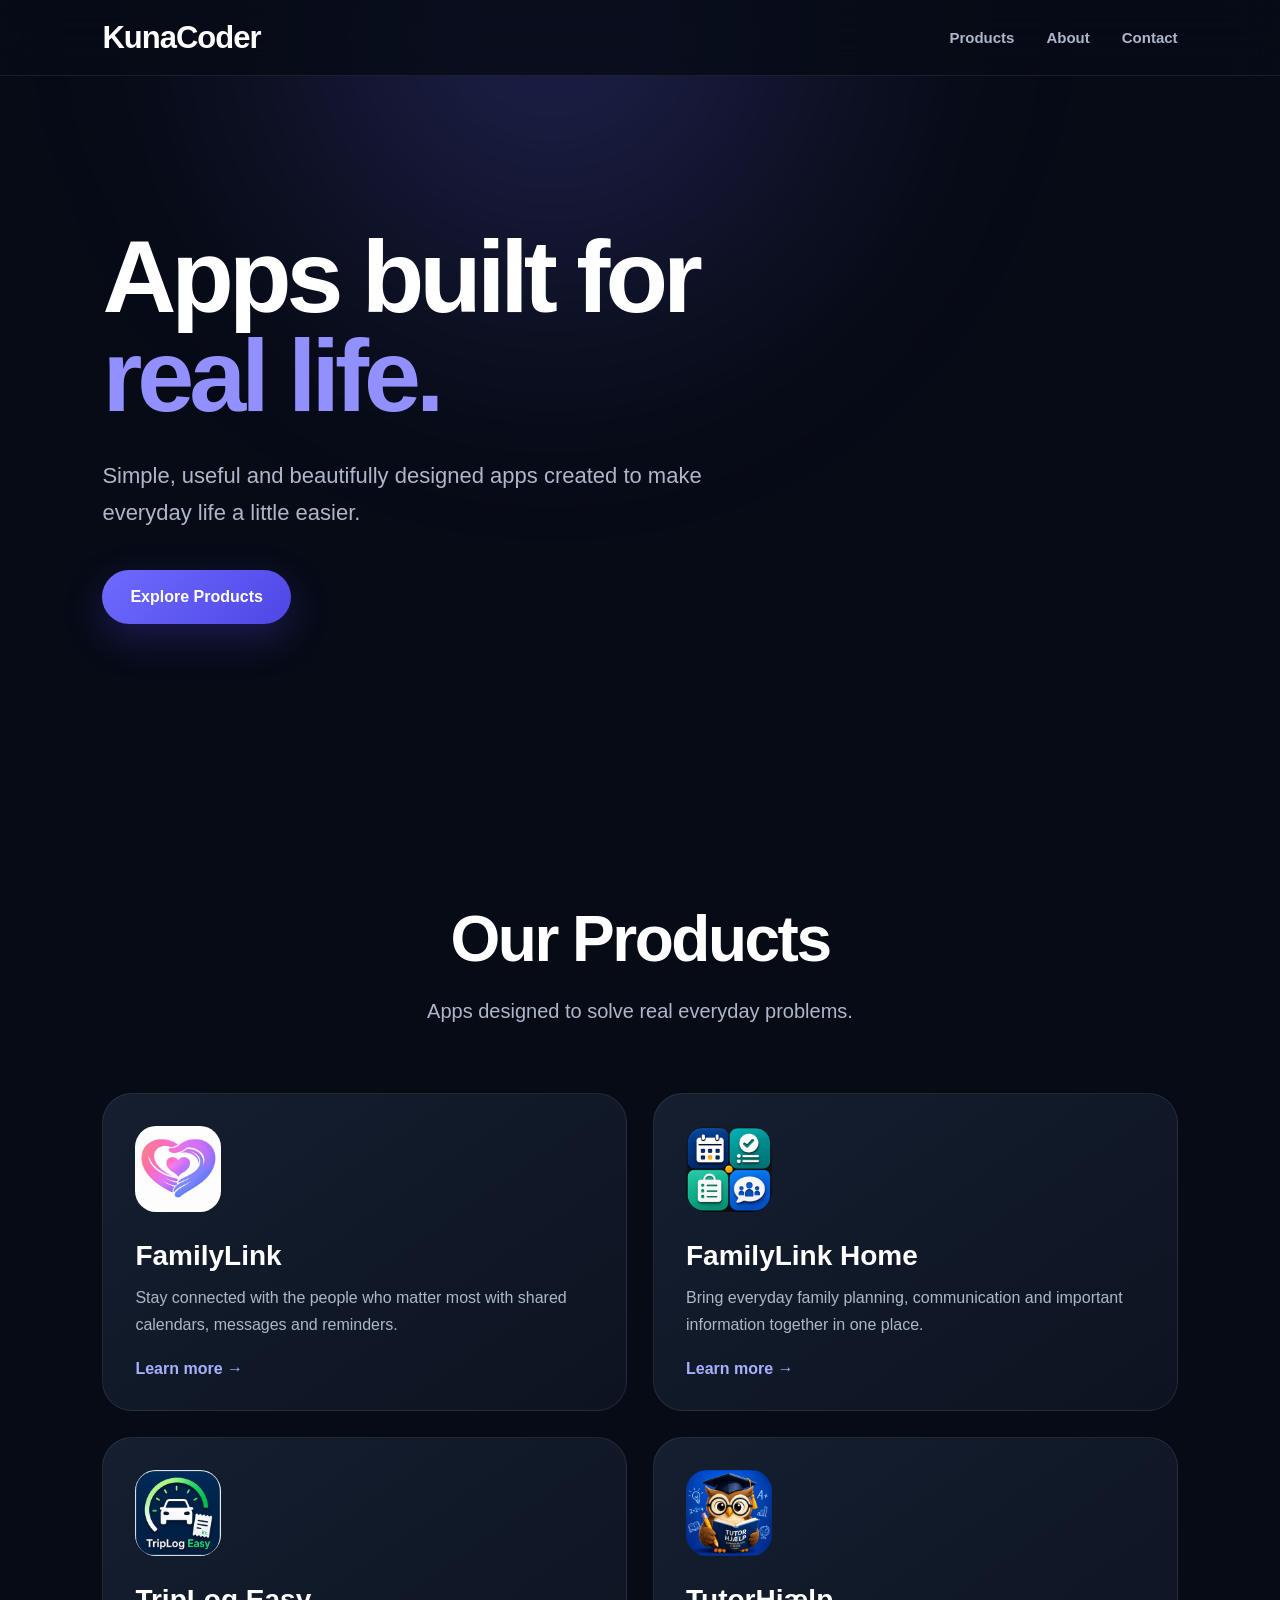
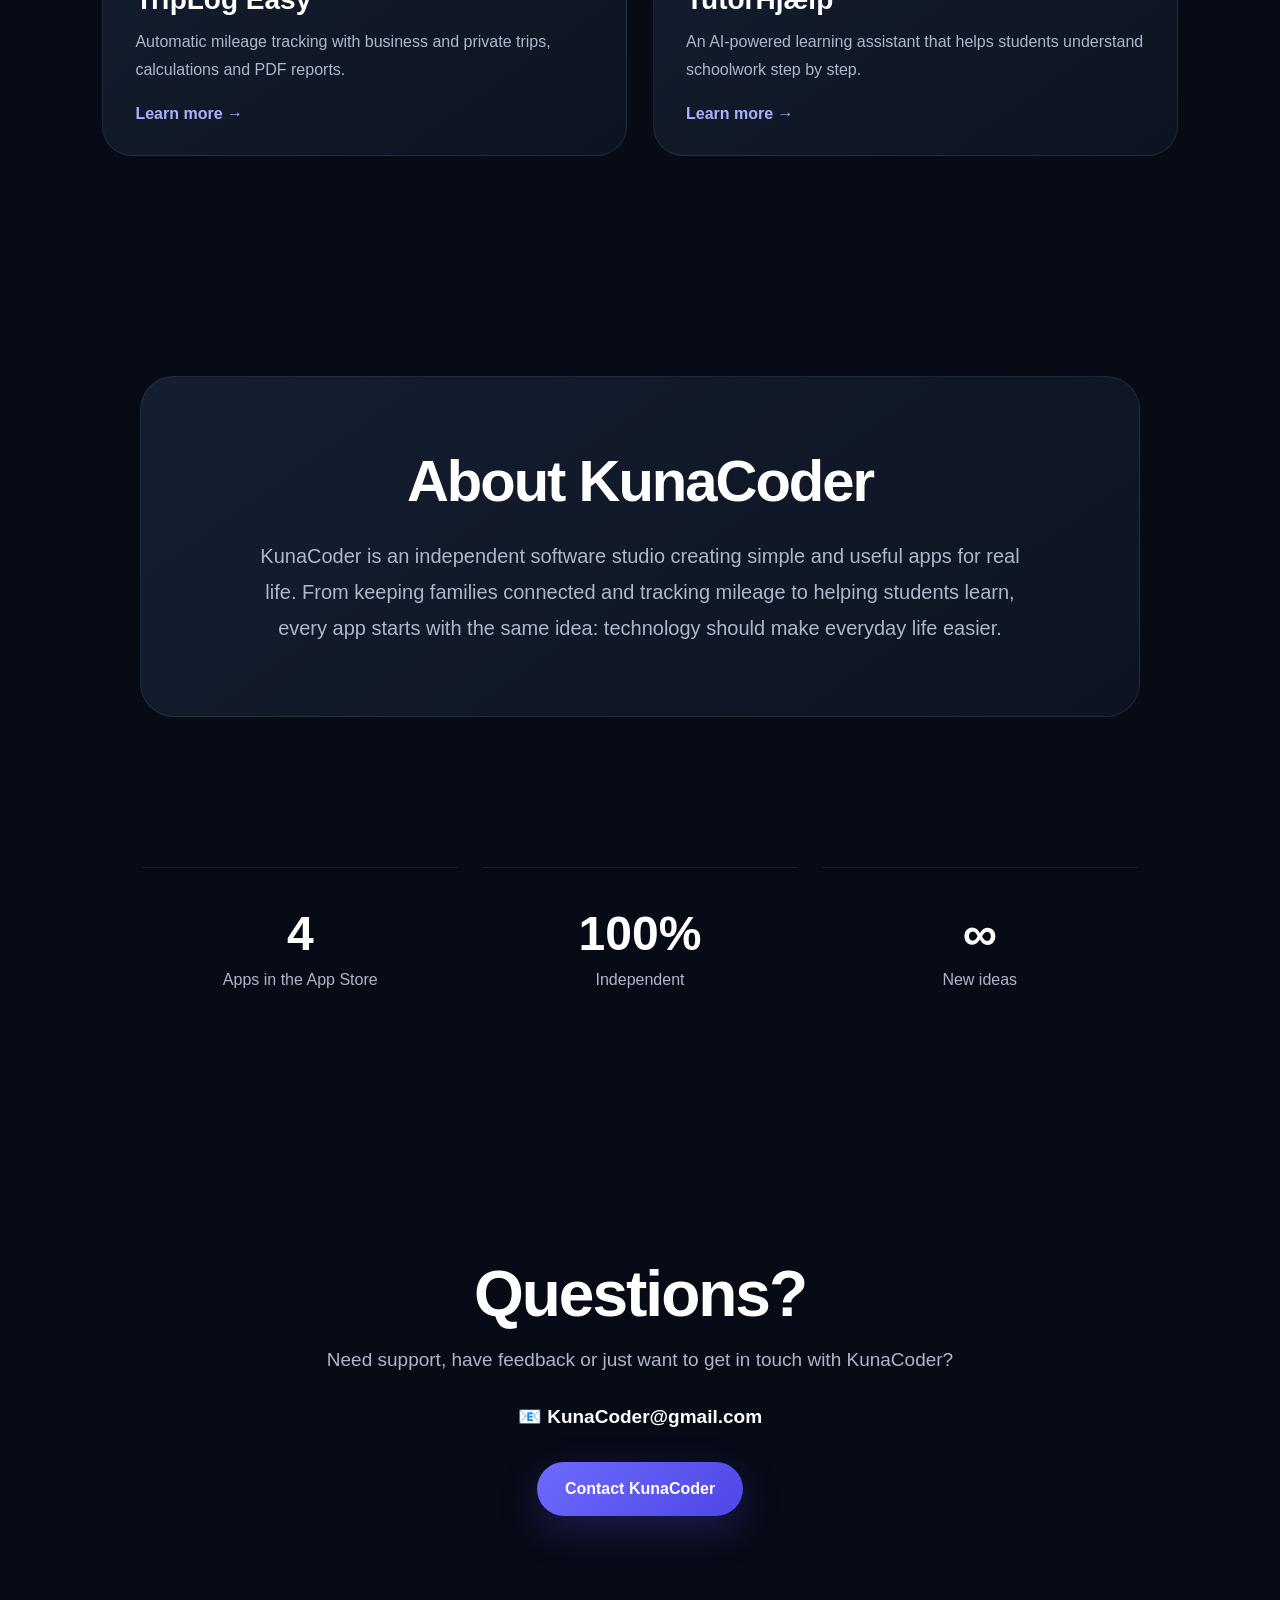
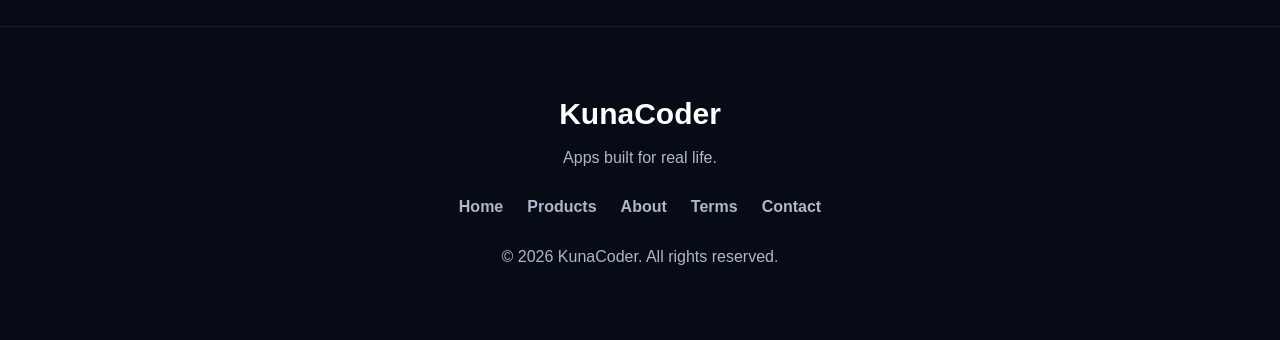
<file: index.html>
<!DOCTYPE html>
<html lang="en">

<head>

<meta charset="UTF-8">
<meta name="viewport" content="width=device-width, initial-scale=1.0">

<title>KunaCoder | Apps built for real life</title>

<meta
name="description"
content="KunaCoder creates simple and useful apps for families, driving, learning and everyday life.">

<link rel="stylesheet" href="css/style.css">

</head>

<body>


<nav>

<div class="logo">

<a href="index.html">
KunaCoder
</a>

</div>

<div class="menu">

<a href="#products">
Products
</a>

<a href="#about">
About
</a>

<a href="contact.html">
Contact
</a>

</div>

</nav>


<header class="hero">

<div class="hero-content">

<h1>

Apps built for<br>
<span>real life.</span>

</h1>

<p>

Simple, useful and beautifully designed apps
created to make everyday life a little easier.

</p>

<a href="#products" class="button">

Explore Products

</a>

</div>

</header>


<section id="products" class="products">

<div class="section-title">

<h2>
Our Products
</h2>

<p>

Apps designed to solve real everyday problems.

</p>

</div>


<div class="products-grid">


<!-- FAMILYLINK -->

<article class="card">

<img
src="images/FamilyLink_Logo.png"
alt="FamilyLink">

<h3>
FamilyLink
</h3>

<p>

Stay connected with the people who matter most
with shared calendars, messages and reminders.

</p>

<a href="apps/familylink.html">

Learn more →

</a>

</article>


<!-- FAMILYLINK HOME -->

<article class="card">

<img
src="images/FamilyLinkHome_Logo.jpg"
alt="FamilyLink Home">

<h3>
FamilyLink Home
</h3>

<p>

Bring everyday family planning, communication
and important information together in one place.

</p>

<a href="apps/familylink-home.html">

Learn more →

</a>

</article>


<!-- TRIPLOG EASY -->

<article class="card">

<img
src="images/TripLogEasy_Logo.jpg"
alt="TripLog Easy">

<h3>
TripLog Easy
</h3>

<p>

Automatic mileage tracking with business and
private trips, calculations and PDF reports.

</p>

<a href="apps/triplogeasy.html">

Learn more →

</a>

</article>


<!-- TUTORHJÆLP -->

<article class="card">

<img
src="images/TutorHjaelp_Logo.jpg"
alt="TutorHjælp">

<h3>
TutorHjælp
</h3>

<p>

An AI-powered learning assistant that helps
students understand schoolwork step by step.

</p>

<a href="apps/tutorhjaelp.html">

Learn more →

</a>

</article>


</div>

</section>


<section id="about" class="about">

<div class="about-box">

<h2>
About KunaCoder
</h2>

<p>

KunaCoder is an independent software studio
creating simple and useful apps for real life.

From keeping families connected and tracking
mileage to helping students learn, every app
starts with the same idea: technology should
make everyday life easier.

</p>

</div>

</section>


<!-- DEL 2 STARTER HER -->
 <section class="stats">

<div class="stat">

<h3>
4
</h3>

<p>
Apps in the App Store
</p>

</div>


<div class="stat">

<h3>
100%
</h3>

<p>
Independent
</p>

</div>


<div class="stat">

<h3>
∞
</h3>

<p>
New ideas
</p>

</div>

</section>


<section id="contact" class="contact">

<h2>
Questions?
</h2>

<p>

Need support, have feedback or just want
to get in touch with KunaCoder?

</p>

<p class="support-email">

📧
<a href="mailto:KunaCoder@gmail.com">

KunaCoder@gmail.com

</a>

</p>

<a
href="contact.html"
class="button">

Contact KunaCoder

</a>

</section>


<footer>

<div class="footer-logo">
KunaCoder
</div>

<p>
Apps built for real life.
</p>


<div class="footer-links">

<a href="index.html">
Home
</a>

<a href="#products">
Products
</a>

<a href="#about">
About
</a>

<a href="terms.html">
Terms
</a>

<a href="contact.html">
Contact
</a>

</div>


<p>
© 2026 KunaCoder. All rights reserved.
</p>

</footer>


</body>

</html>
</file>
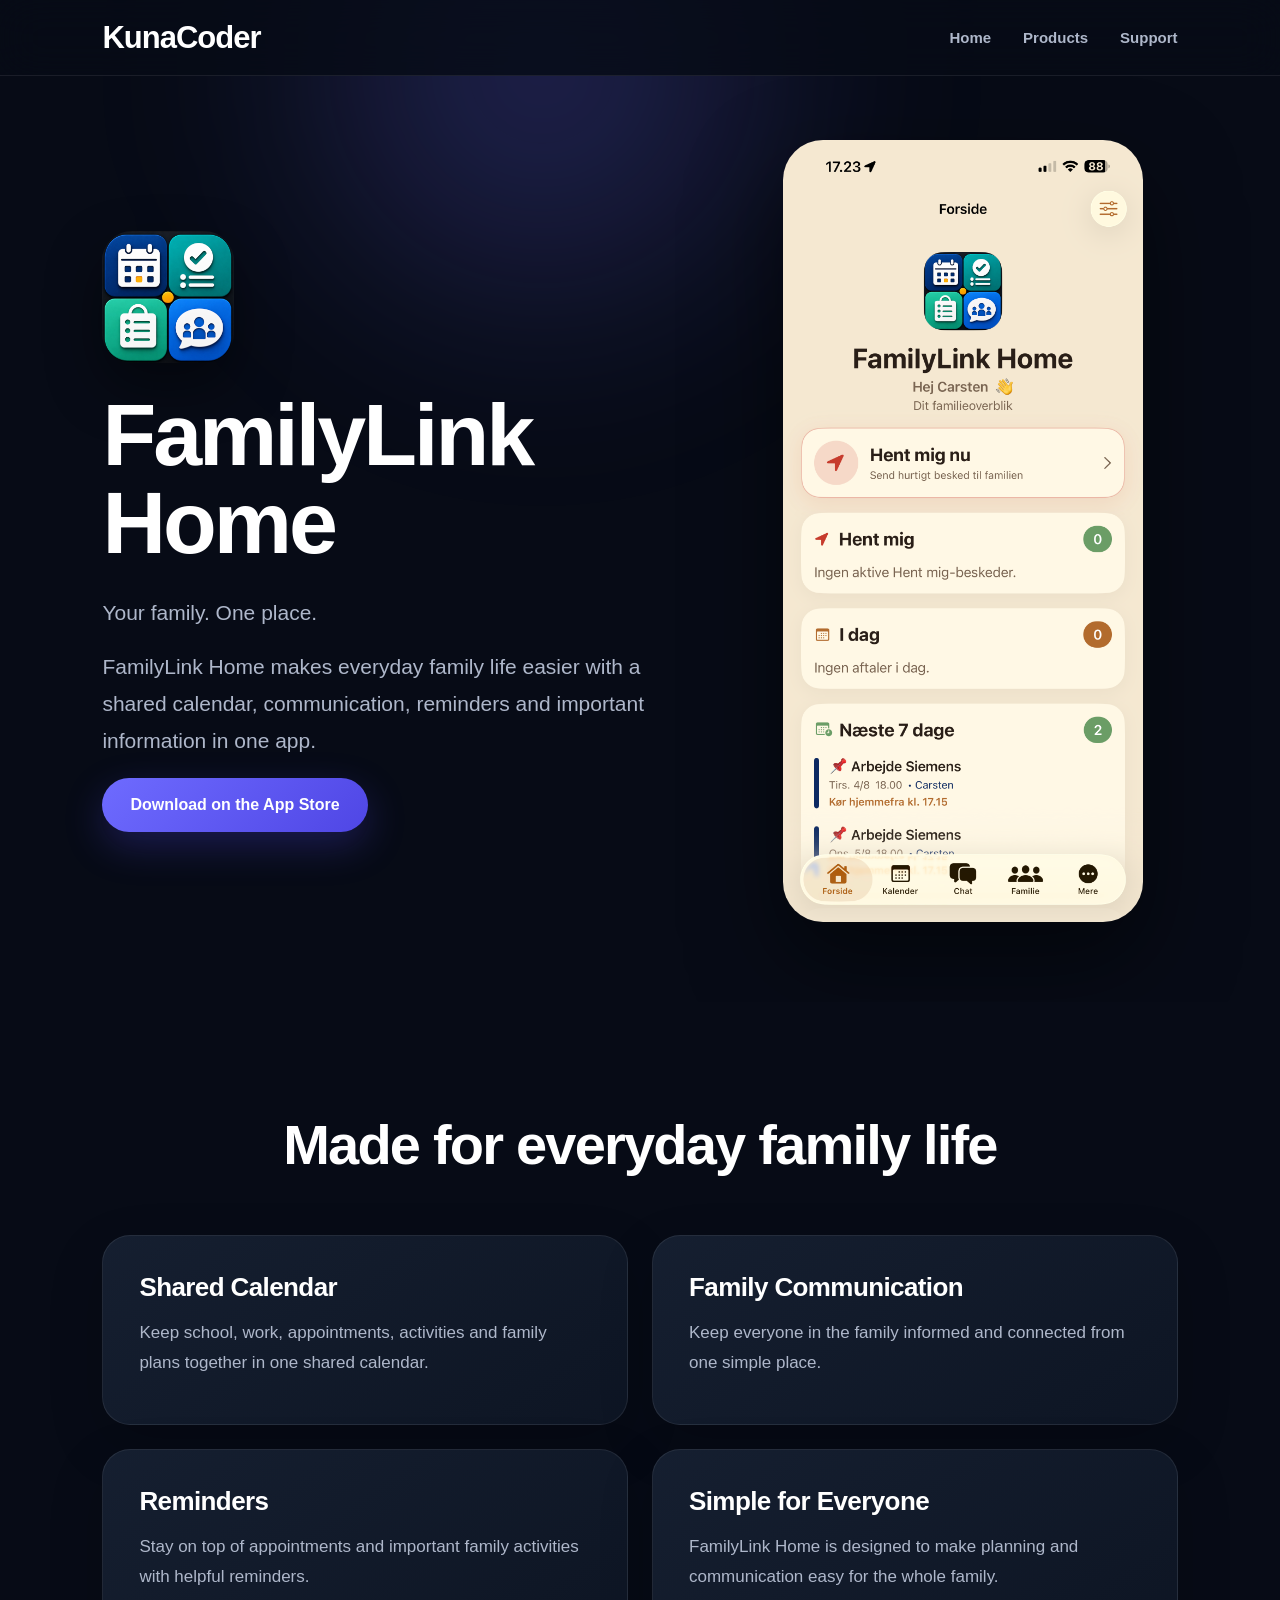
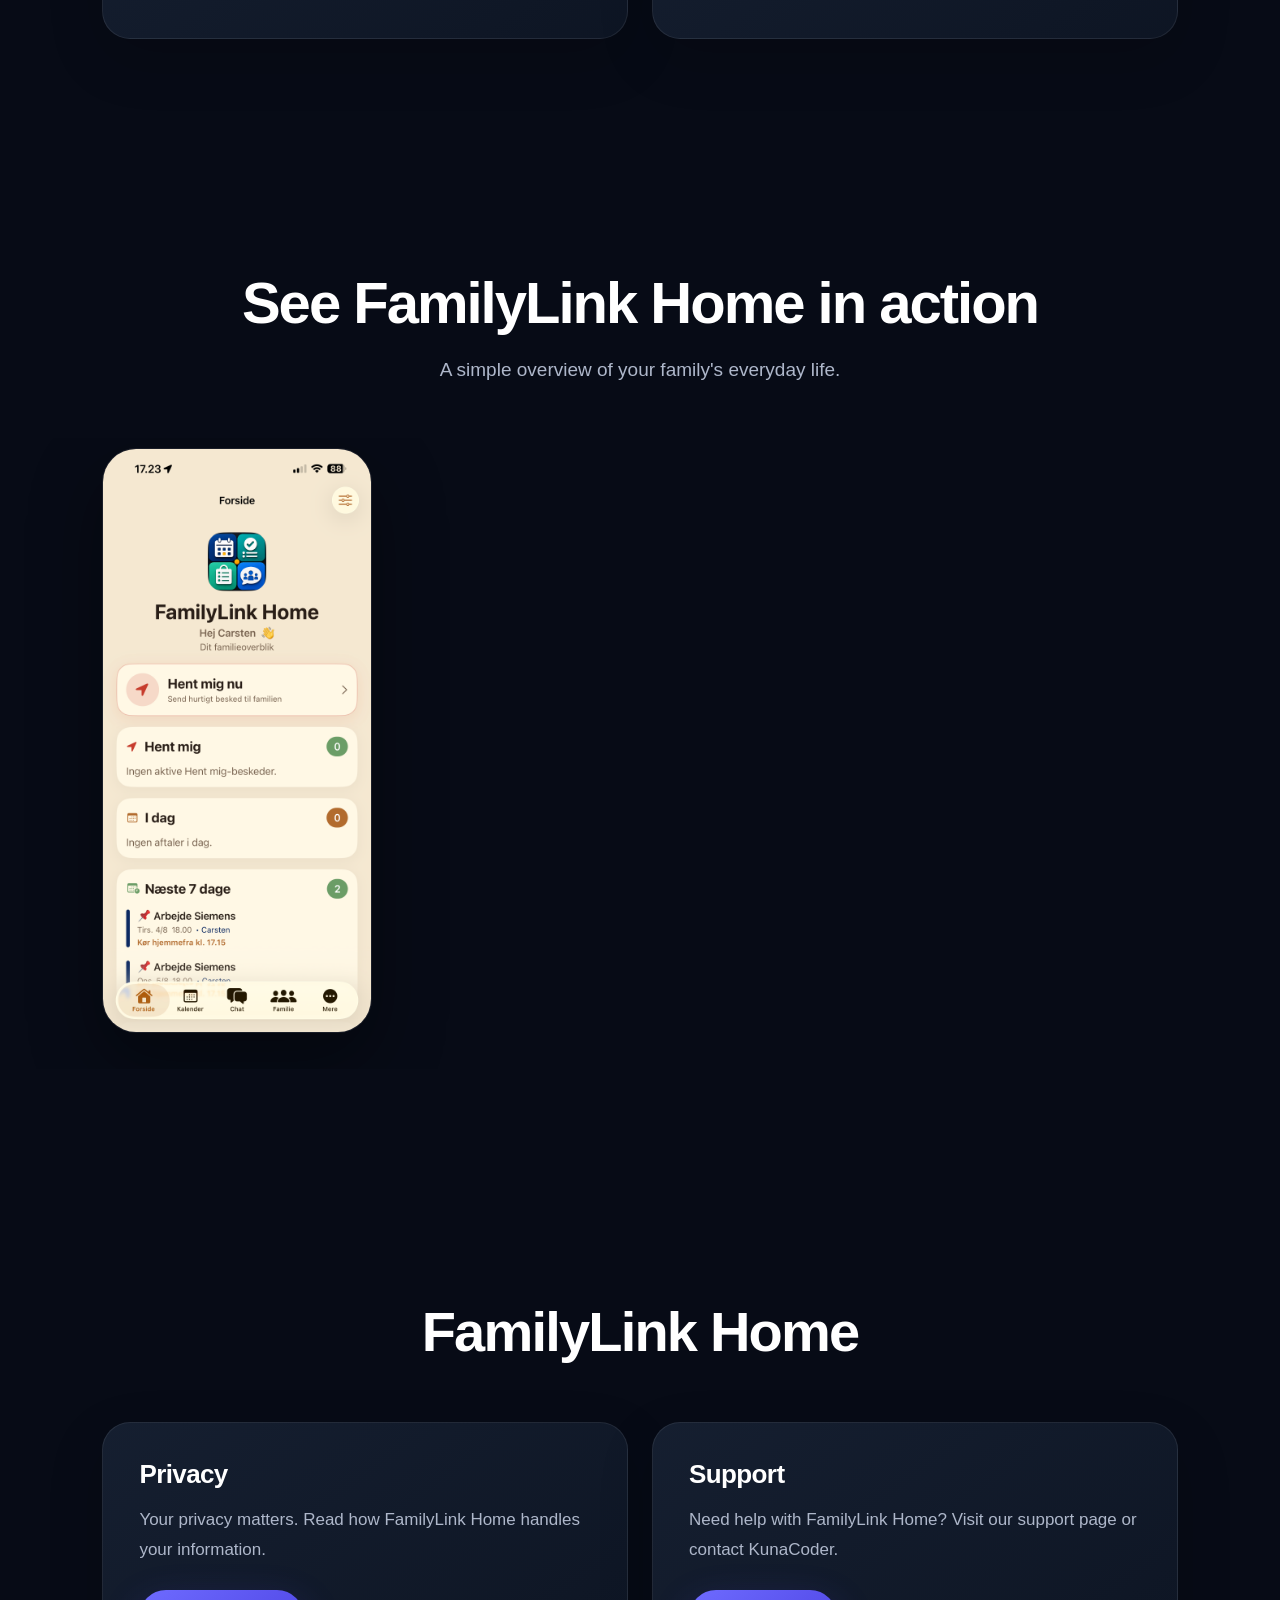
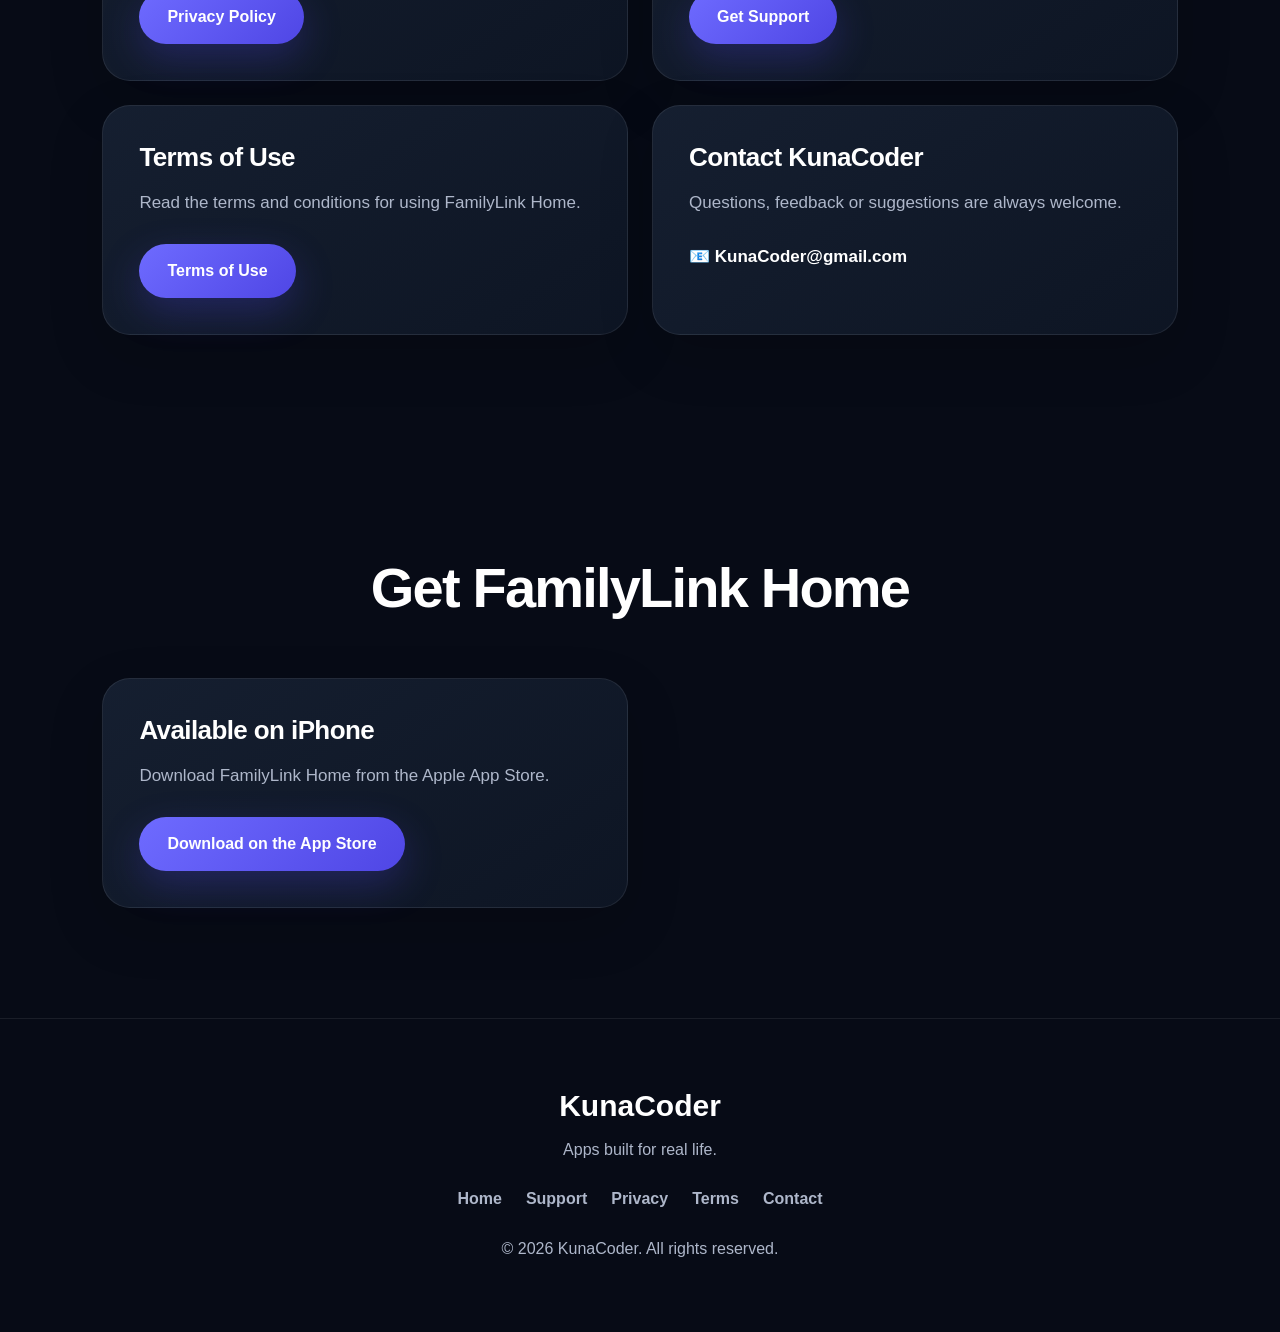
<file: apps/familylink-home.html>
<!DOCTYPE html>
<html lang="en">

<head>

<meta charset="UTF-8">
<meta name="viewport" content="width=device-width, initial-scale=1.0">

<title>FamilyLink Home | KunaCoder</title>

<meta
name="description"
content="FamilyLink Home brings your family together with a shared calendar, messages, reminders and everyday family planning.">

<link rel="stylesheet" href="../css/style.css">

</head>

<body>

<nav>

<div class="logo">

<a href="../index.html">
KunaCoder
</a>

</div>

<div class="menu">

<a href="../index.html">
Home
</a>

<a href="../index.html#products">
Products
</a>

<a href="../support/familylink-home.html">
Support
</a>

</div>

</nav>


<section class="app-hero">

<div class="app-left">

<img
src="../images/FamilyLinkHome_Logo.jpg"
class="app-icon"
alt="FamilyLink Home">

<h1>
FamilyLink Home
</h1>

<p>
Your family. One place.
</p>

<p>
FamilyLink Home makes everyday family life
easier with a shared calendar, communication,
reminders and important information in one app.
</p>

<a
href="https://apps.apple.com/dk/app/familylink-home/id6771465460?l=da"
class="button">

Download on the App Store

</a>

</div>


<div class="app-right">

<img
src="../images/FamilyLinkHome_Screen1.png"
class="phone"
alt="FamilyLink Home app">

</div>

</section>


<section class="features">

<h2>
Made for everyday family life
</h2>

<div class="feature-grid">


<div class="feature">

<h3>
Shared Calendar
</h3>

<p>
Keep school, work, appointments,
activities and family plans together
in one shared calendar.
</p>

</div>


<div class="feature">

<h3>
Family Communication
</h3>

<p>
Keep everyone in the family informed
and connected from one simple place.
</p>

</div>


<div class="feature">

<h3>
Reminders
</h3>

<p>
Stay on top of appointments and
important family activities with
helpful reminders.
</p>

</div>


<div class="feature">

<h3>
Simple for Everyone
</h3>

<p>
FamilyLink Home is designed to make
planning and communication easy for
the whole family.
</p>

</div>


</div>

</section>


<section class="screenshots">

<h2>
See FamilyLink Home in action
</h2>

<p class="screenshots-intro">
A simple overview of your family's everyday life.
</p>

<div class="screenshots-row">

<img
src="../images/FamilyLinkHome_Screen1.png"
alt="FamilyLink Home screenshot">

</div>

</section>


<!-- DEL 2 STARTER HER --><section class="features">

<h2>
FamilyLink Home
</h2>

<div class="feature-grid">


<div class="feature">

<h3>
Privacy
</h3>

<p>
Your privacy matters.
Read how FamilyLink Home handles
your information.
</p>

<a
href="../privacy/familylink-home.html"
class="button">

Privacy Policy

</a>

</div>


<div class="feature">

<h3>
Support
</h3>

<p>
Need help with FamilyLink Home?
Visit our support page or contact
KunaCoder.
</p>

<a
href="../support/familylink-home.html"
class="button">

Get Support

</a>

</div>


<div class="feature">

<h3>
Terms of Use
</h3>

<p>
Read the terms and conditions
for using FamilyLink Home.
</p>

<a
href="../terms.html"
class="button">

Terms of Use

</a>

</div>


<div class="feature">

<h3>
Contact KunaCoder
</h3>

<p>
Questions, feedback or suggestions
are always welcome.
</p>

<p class="support-email">

📧
<a href="mailto:KunaCoder@gmail.com">

KunaCoder@gmail.com

</a>

</p>

</div>


</div>

</section>


<section class="features">

<h2>
Get FamilyLink Home
</h2>

<div class="feature-grid">

<div class="feature">

<h3>
Available on iPhone
</h3>

<p>
Download FamilyLink Home from the
Apple App Store.
</p>

<a
href="#"
class="button">

Download on the App Store

</a>

</div>

</div>

</section>


<footer>

<div class="footer-logo">
KunaCoder
</div>

<p>
Apps built for real life.
</p>

<div class="footer-links">

<a href="../index.html">
Home
</a>

<a href="../support/familylink-home.html">
Support
</a>

<a href="../privacy/familylink-home.html">
Privacy
</a>

<a href="../terms.html">
Terms
</a>

<a href="../contact.html">
Contact
</a>

</div>

<p>
© 2026 KunaCoder. All rights reserved.
</p>

</footer>

</body>

</html>
</file>
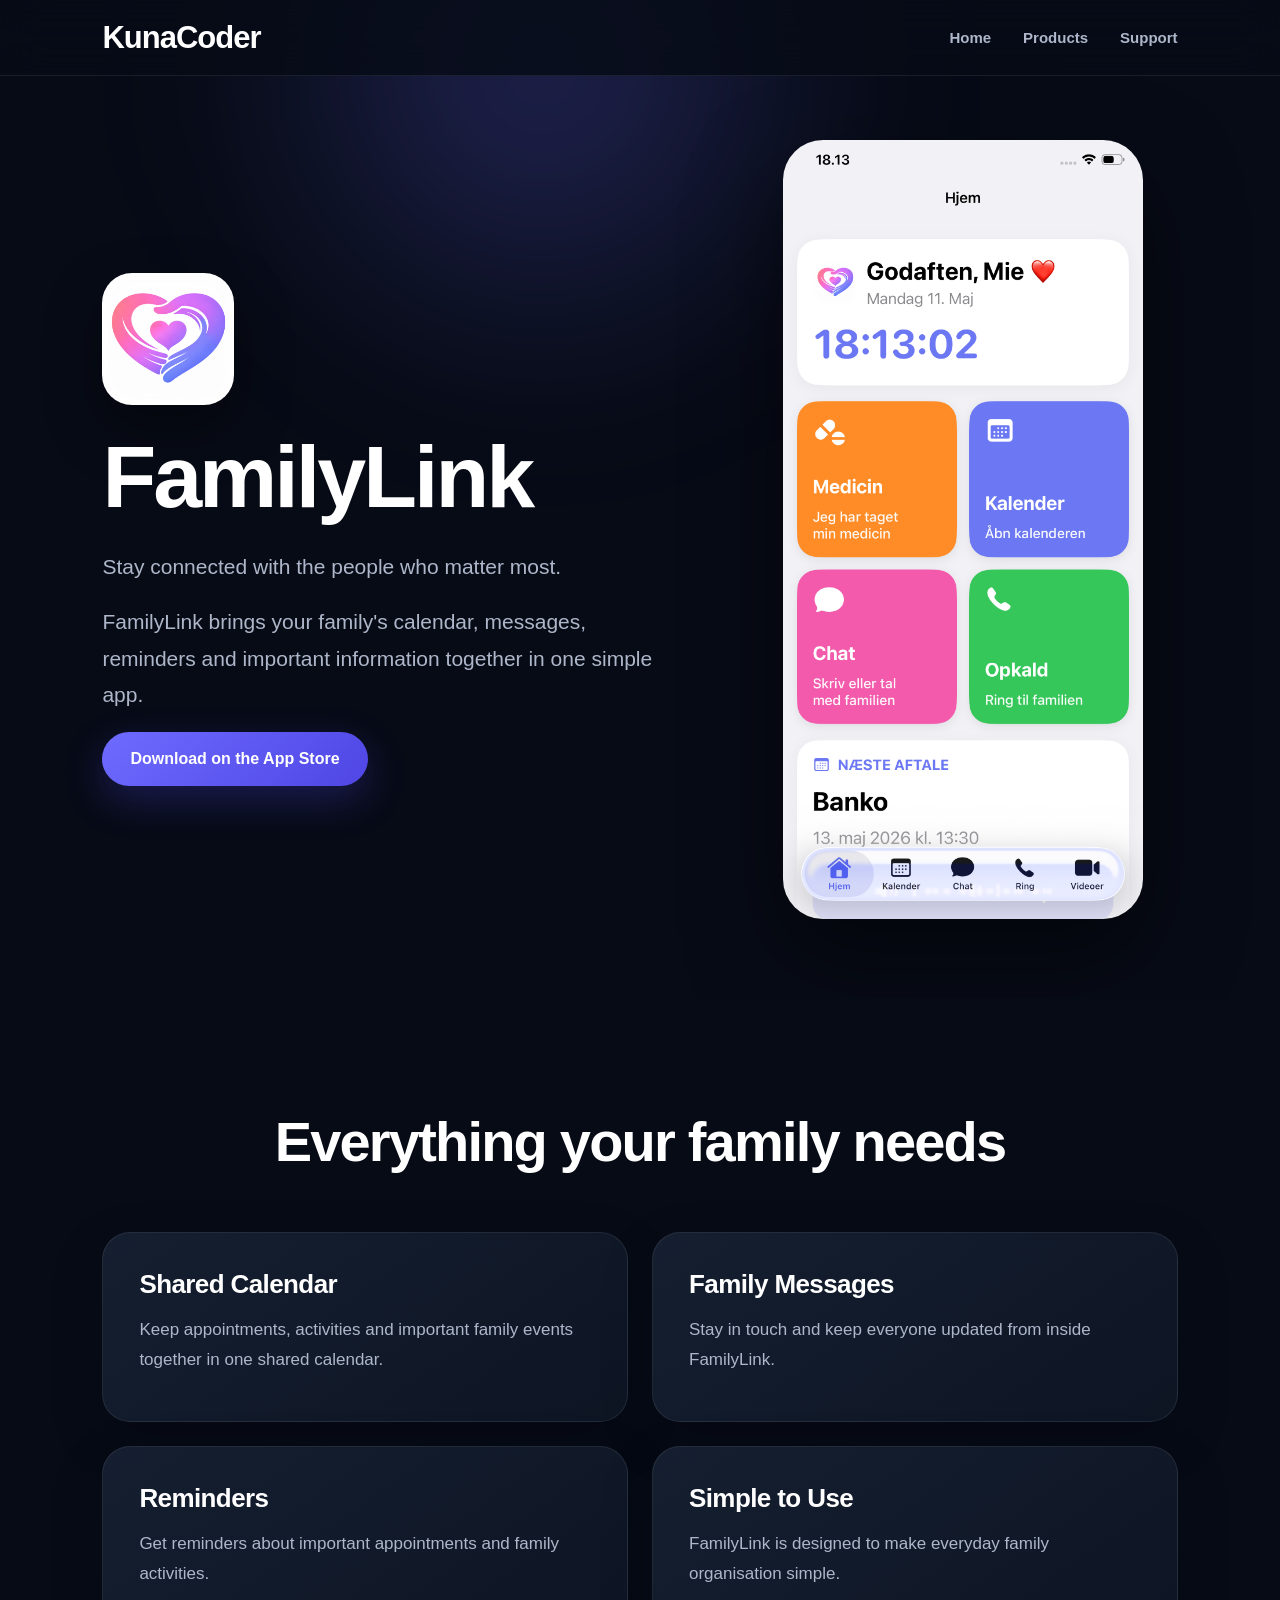
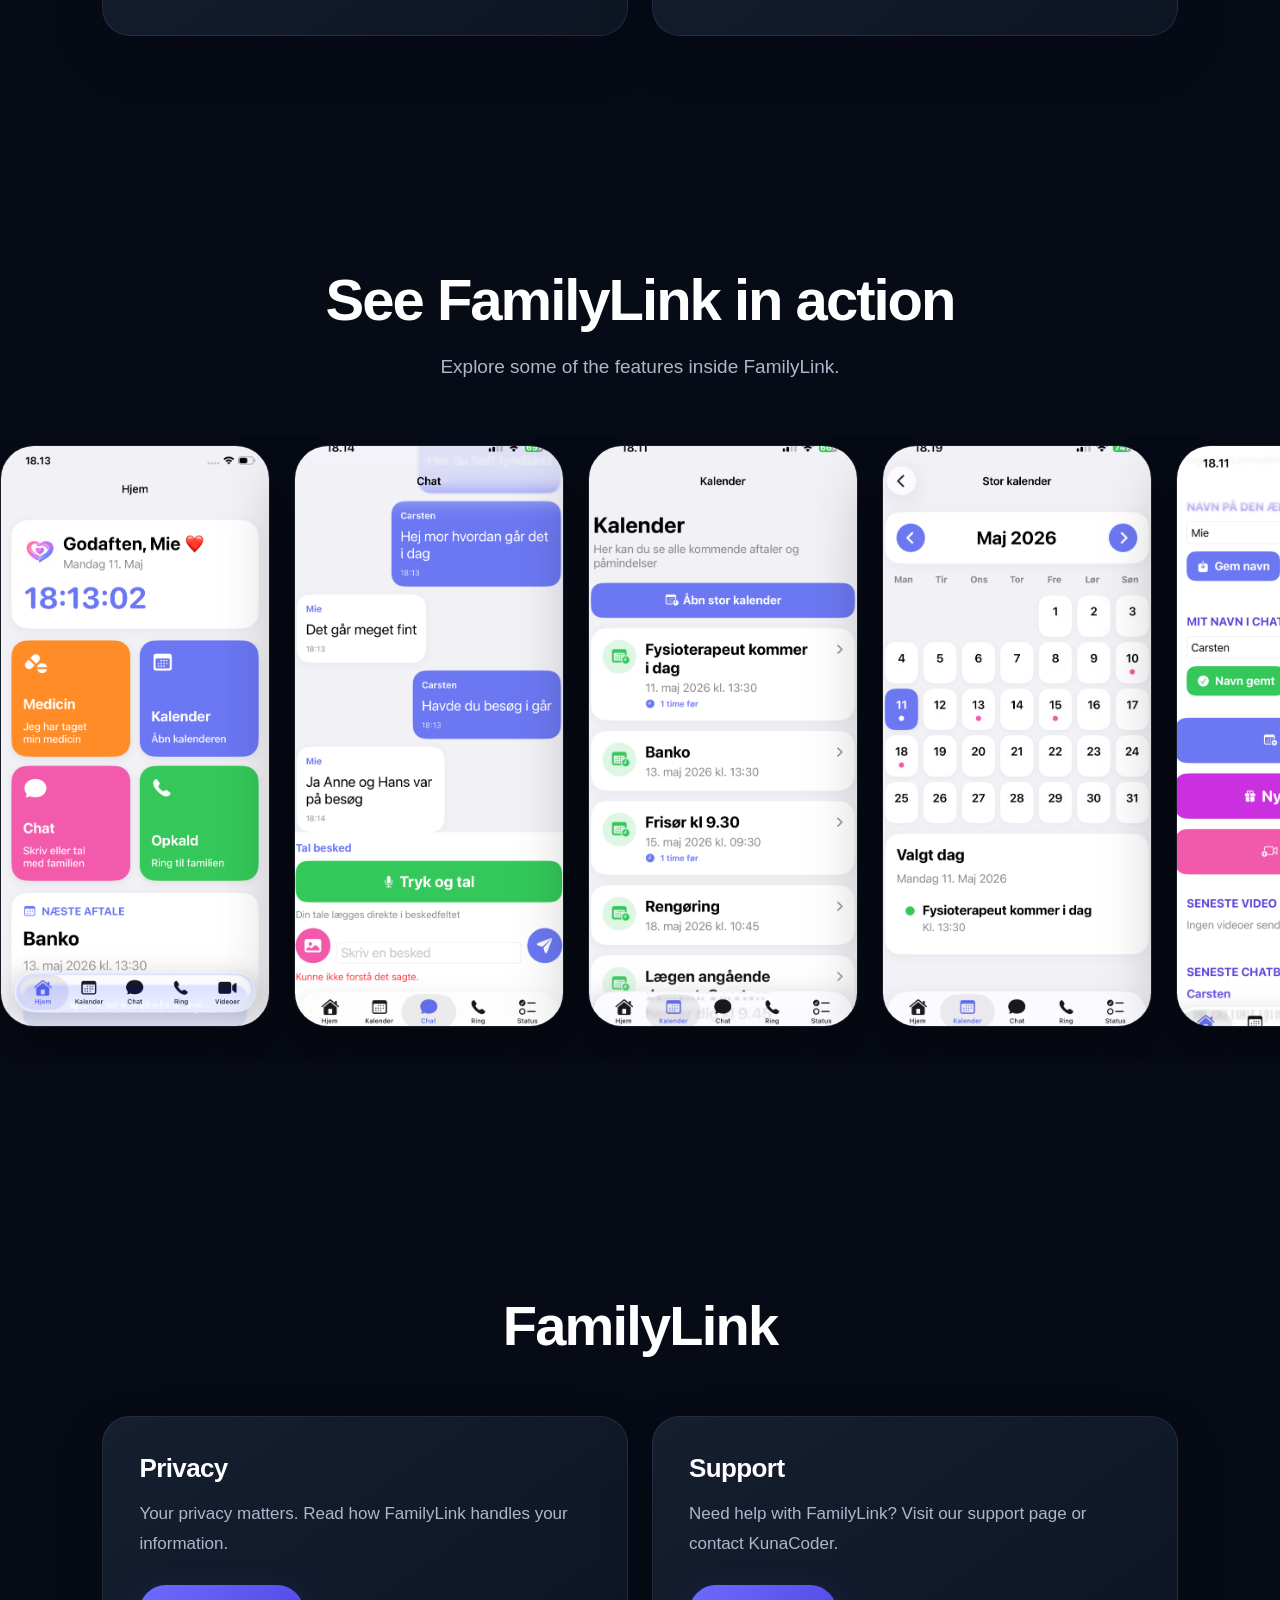
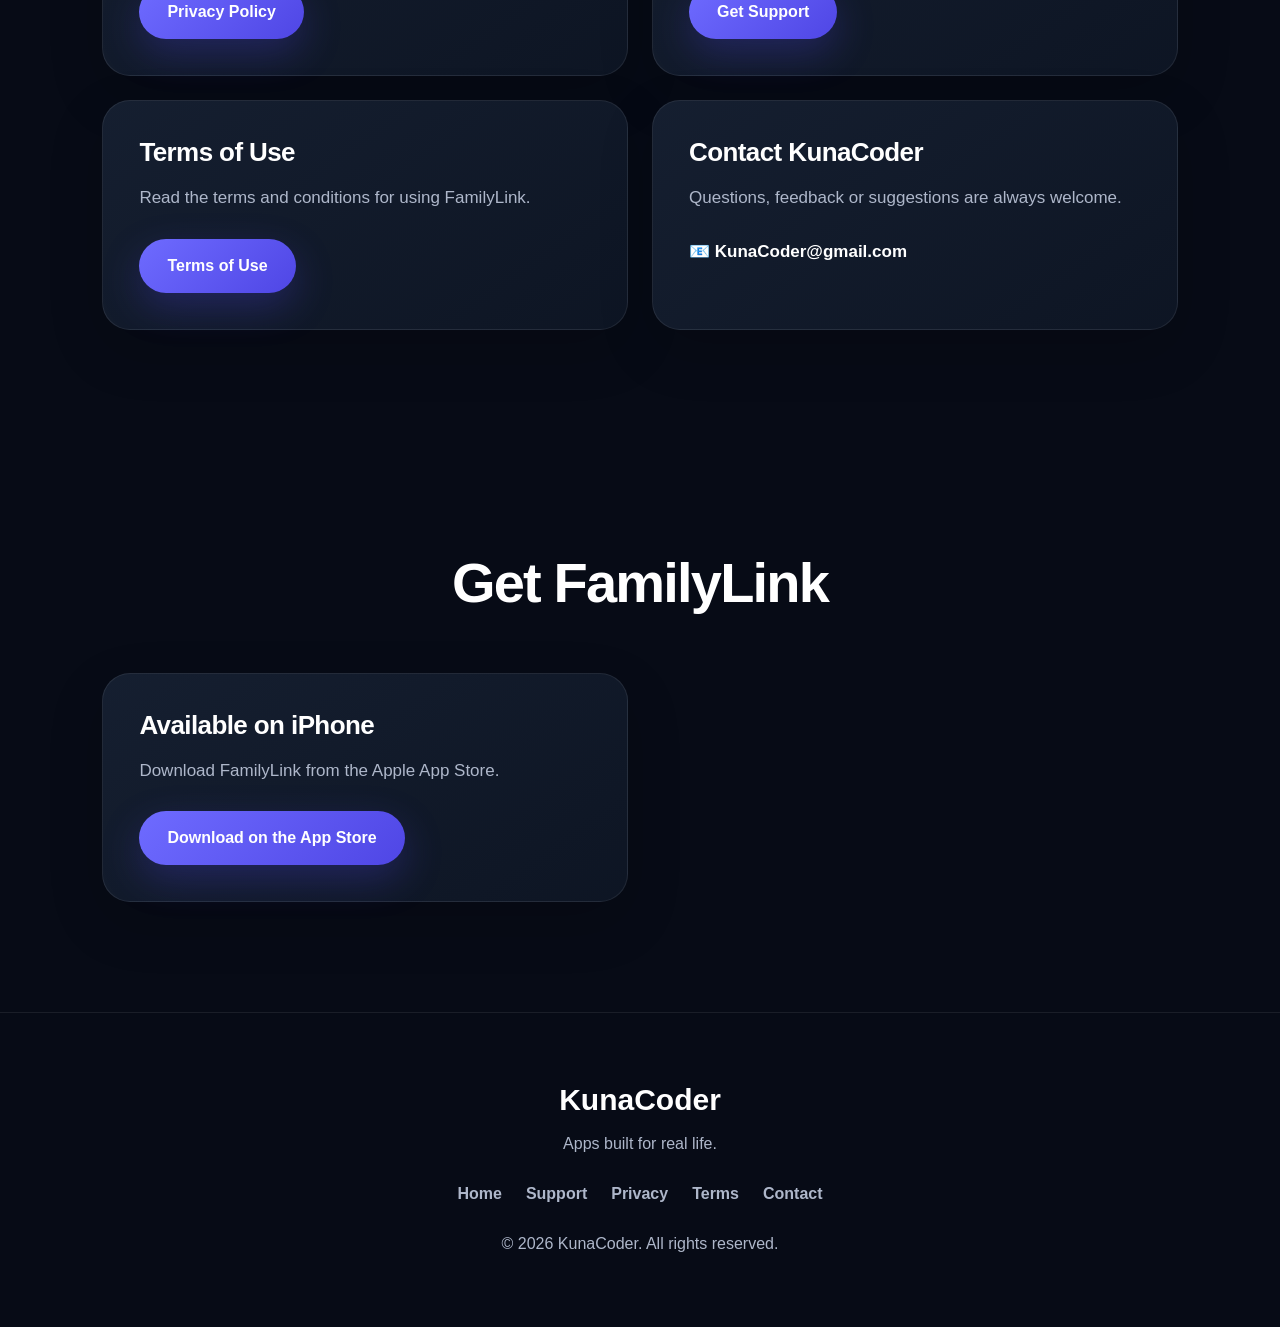
<file: apps/familylink.html>
<!DOCTYPE html>
<html lang="en">

<head>

<meta charset="UTF-8">
<meta name="viewport" content="width=device-width, initial-scale=1.0">

<title>FamilyLink | KunaCoder</title>

<meta
name="description"
content="FamilyLink helps families stay connected with shared calendars, reminders, messages and notifications.">

<link rel="stylesheet" href="../css/style.css">

</head>

<body>

<nav>

<div class="logo">

<a href="../index.html">
KunaCoder
</a>

</div>

<div class="menu">

<a href="../index.html">
Home
</a>

<a href="../index.html#products">
Products
</a>

<a href="../support/familylink.html">
Support
</a>

</div>

</nav>


<section class="app-hero">

<div class="app-left">

<img
src="../images/FamilyLink_Logo.png"
class="app-icon"
alt="FamilyLink">

<h1>
FamilyLink
</h1>

<p>
Stay connected with the people
who matter most.
</p>

<p>
FamilyLink brings your family's calendar,
messages, reminders and important
information together in one simple app.
</p>

<a
href="https://apps.apple.com/dk/app/familylink/id6768217329?l=da"
class="button">

Download on the App Store

</a>

</div>


<div class="app-right">

<img
src="../images/FamilyLink_Screen1.png"
class="phone"
alt="FamilyLink app">

</div>

</section>


<section class="features">

<h2>
Everything your family needs
</h2>

<div class="feature-grid">


<div class="feature">

<h3>
Shared Calendar
</h3>

<p>
Keep appointments, activities and
important family events together
in one shared calendar.
</p>

</div>


<div class="feature">

<h3>
Family Messages
</h3>

<p>
Stay in touch and keep everyone
updated from inside FamilyLink.
</p>

</div>


<div class="feature">

<h3>
Reminders
</h3>

<p>
Get reminders about important
appointments and family activities.
</p>

</div>


<div class="feature">

<h3>
Simple to Use
</h3>

<p>
FamilyLink is designed to make
everyday family organisation simple.
</p>

</div>


</div>

</section>


<section class="screenshots">

<h2>
See FamilyLink in action
</h2>

<p class="screenshots-intro">
Explore some of the features inside FamilyLink.
</p>

<div class="screenshots-row">

<img
src="../images/FamilyLink_Screen1.png"
alt="FamilyLink screenshot 1">

<img
src="../images/FamilyLink_Screen2.png"
alt="FamilyLink screenshot 2">

<img
src="../images/FamilyLink_Screen3.png"
alt="FamilyLink screenshot 3">

<img
src="../images/FamilyLink_Screen4.png"
alt="FamilyLink screenshot 4">

<img
src="../images/FamilyLink_Screen5.png"
alt="FamilyLink screenshot 5">

<img
src="../images/FamilyLink_Screen6.png"
alt="FamilyLink screenshot 6">

</div>

</section>


<!-- DEL 2 STARTER HER -->
 <section class="features">

<h2>
FamilyLink
</h2>

<div class="feature-grid">


<div class="feature">

<h3>
Privacy
</h3>

<p>
Your privacy matters.
Read how FamilyLink handles your information.
</p>

<a
href="../privacy/familylink.html"
class="button">

Privacy Policy

</a>

</div>


<div class="feature">

<h3>
Support
</h3>

<p>
Need help with FamilyLink?
Visit our support page or contact KunaCoder.
</p>

<a
href="../support/familylink.html"
class="button">

Get Support

</a>

</div>


<div class="feature">

<h3>
Terms of Use
</h3>

<p>
Read the terms and conditions
for using FamilyLink.
</p>

<a
href="../terms.html"
class="button">

Terms of Use

</a>

</div>


<div class="feature">

<h3>
Contact KunaCoder
</h3>

<p>
Questions, feedback or suggestions
are always welcome.
</p>

<p class="support-email">

📧
<a href="mailto:KunaCoder@gmail.com">

KunaCoder@gmail.com

</a>

</p>

</div>


</div>

</section>


<section class="features">

<h2>
Get FamilyLink
</h2>

<div class="feature-grid">

<div class="feature">

<h3>
Available on iPhone
</h3>

<p>
Download FamilyLink from the
Apple App Store.
</p>

<a
href="#"
class="button">

Download on the App Store

</a>

</div>

</div>

</section>


<footer>

<div class="footer-logo">
KunaCoder
</div>

<p>
Apps built for real life.
</p>

<div class="footer-links">

<a href="../index.html">
Home
</a>

<a href="../support/familylink.html">
Support
</a>

<a href="../privacy/familylink.html">
Privacy
</a>

<a href="../terms.html">
Terms
</a>

<a href="../contact.html">
Contact
</a>

</div>

<p>
© 2026 KunaCoder. All rights reserved.
</p>

</footer>

</body>

</html>
</file>
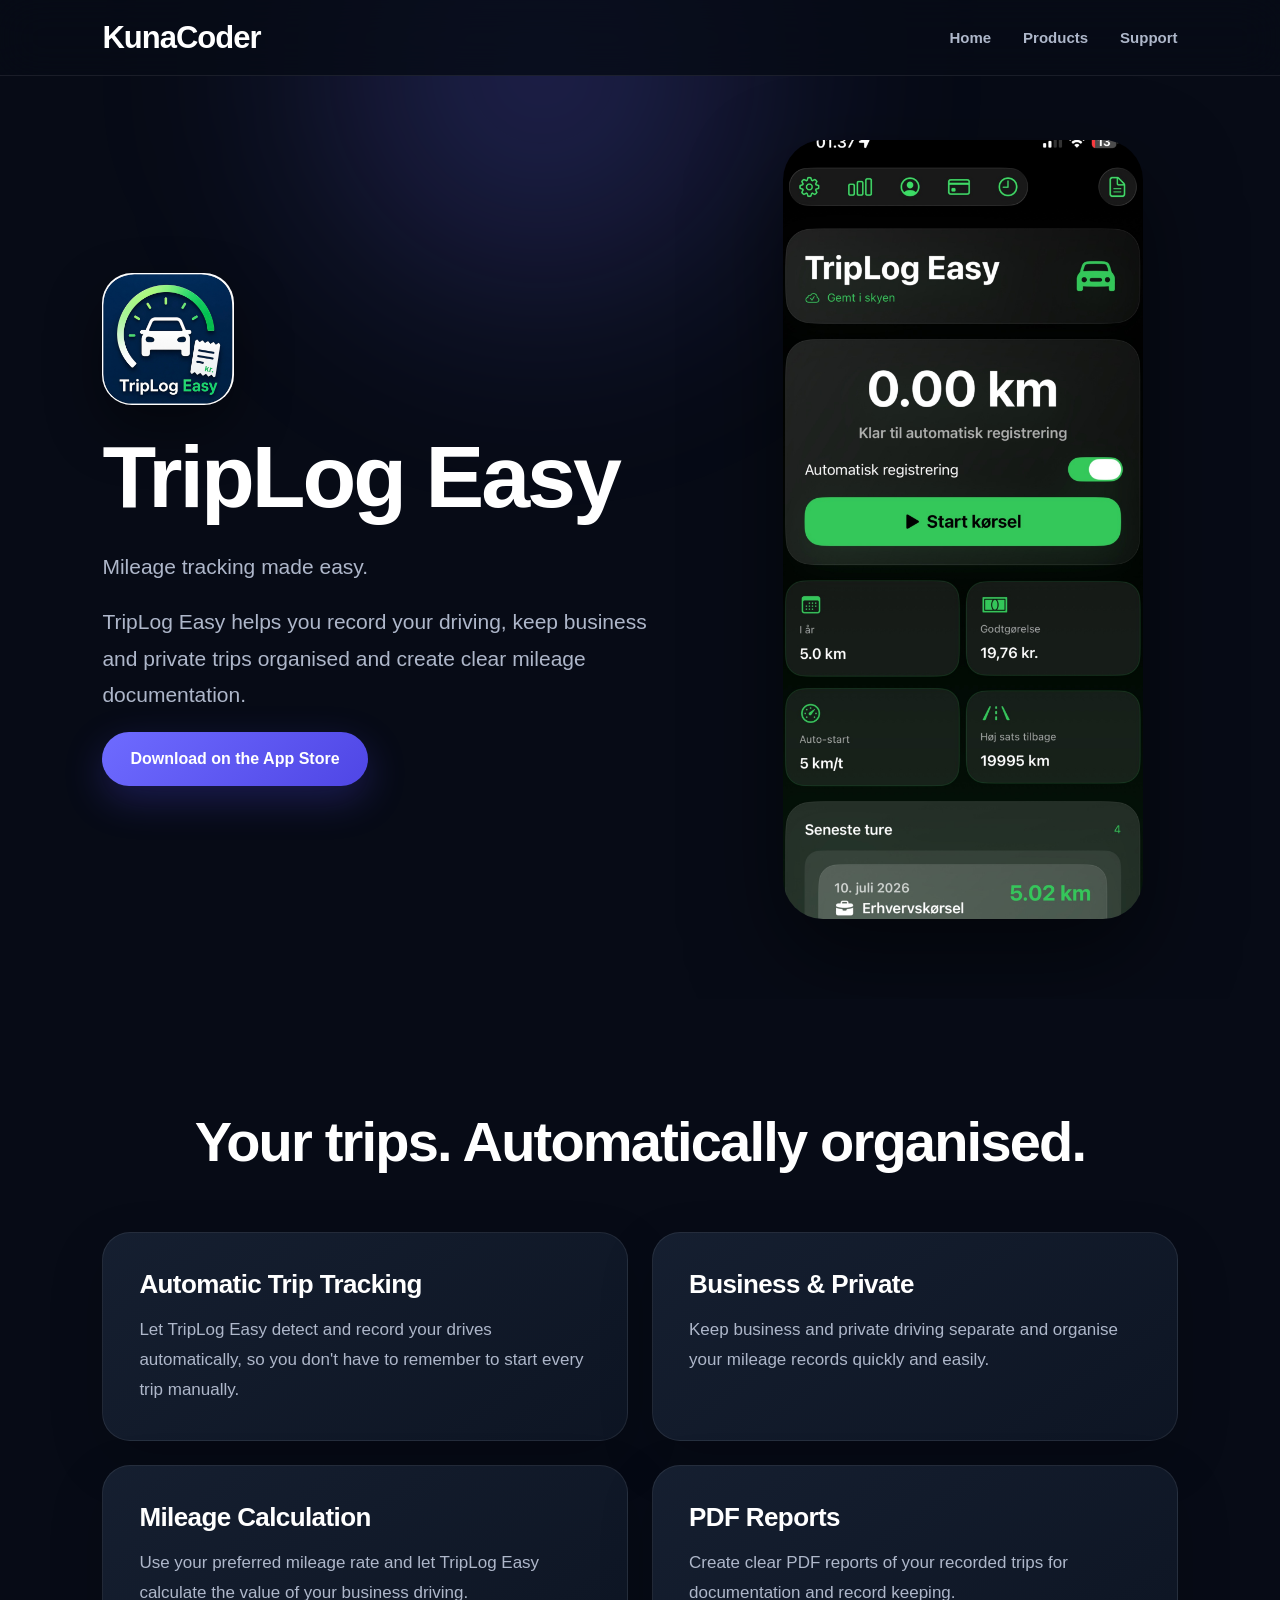
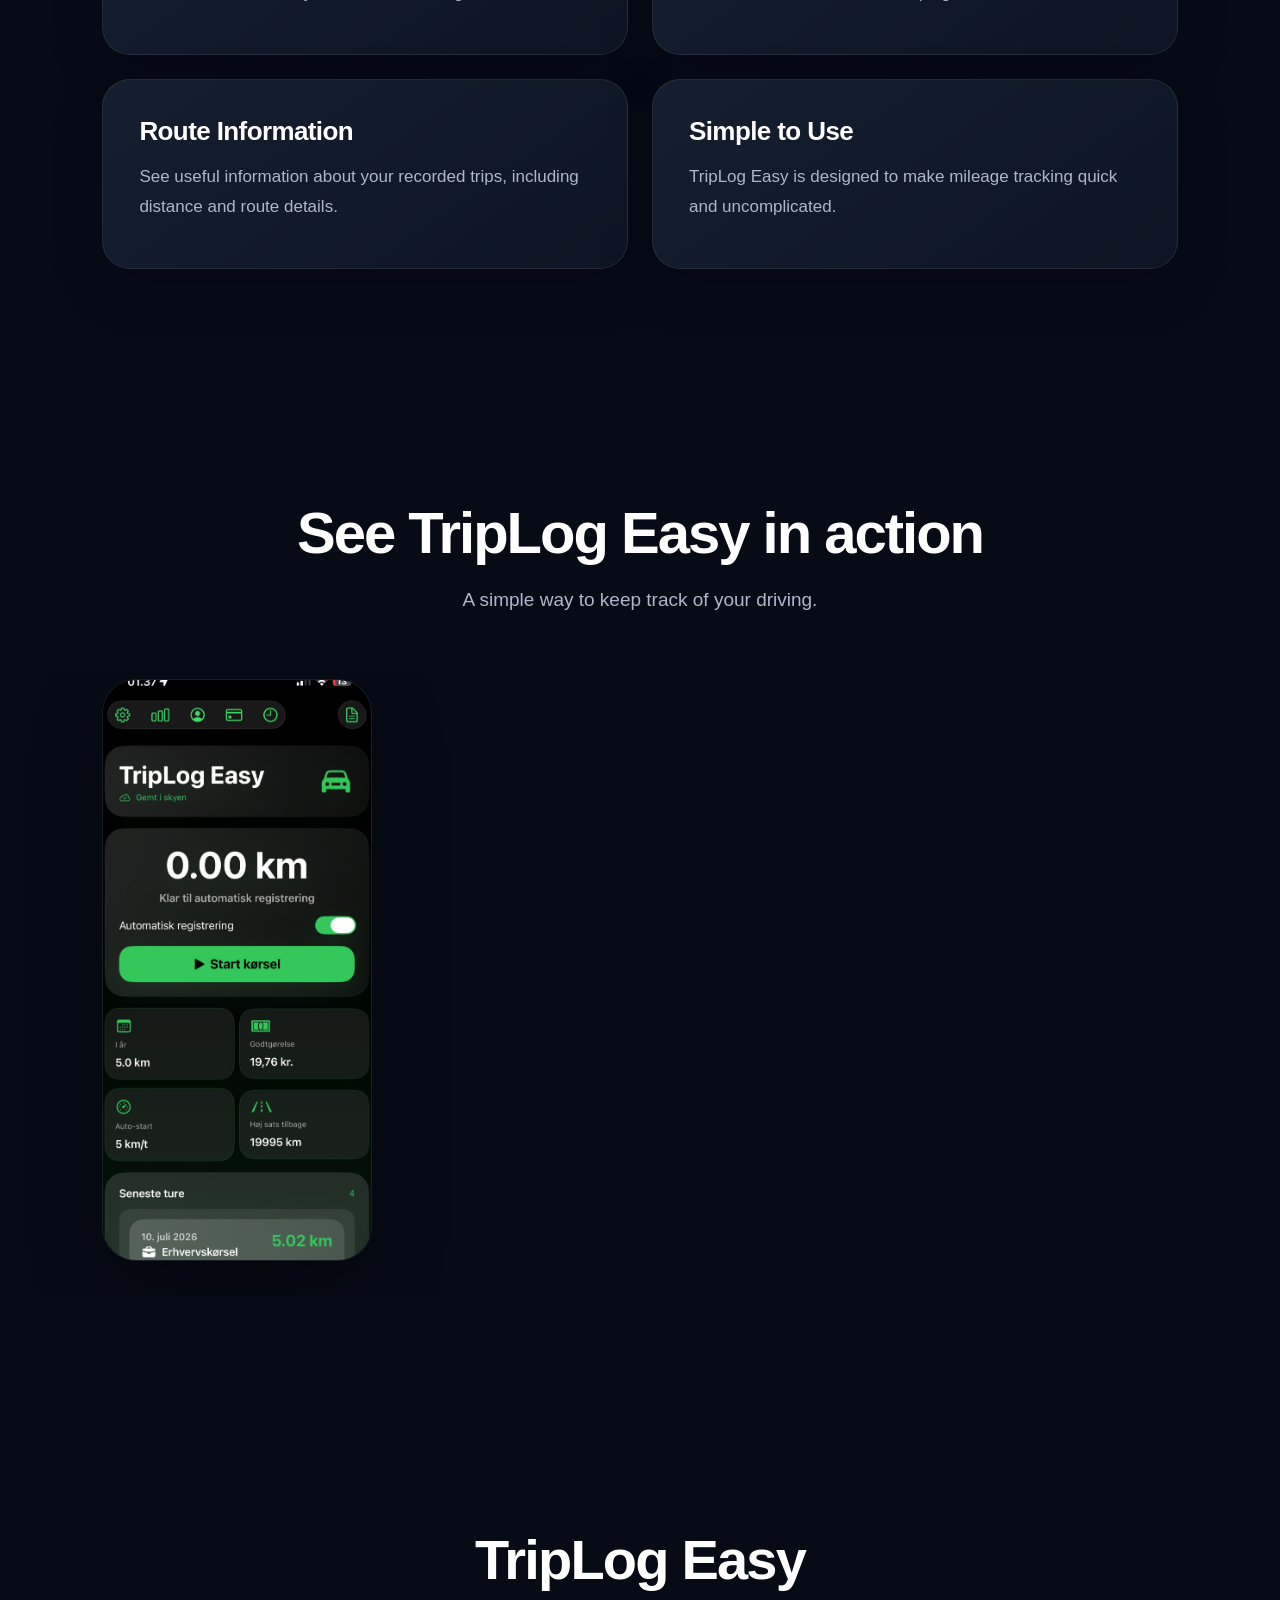
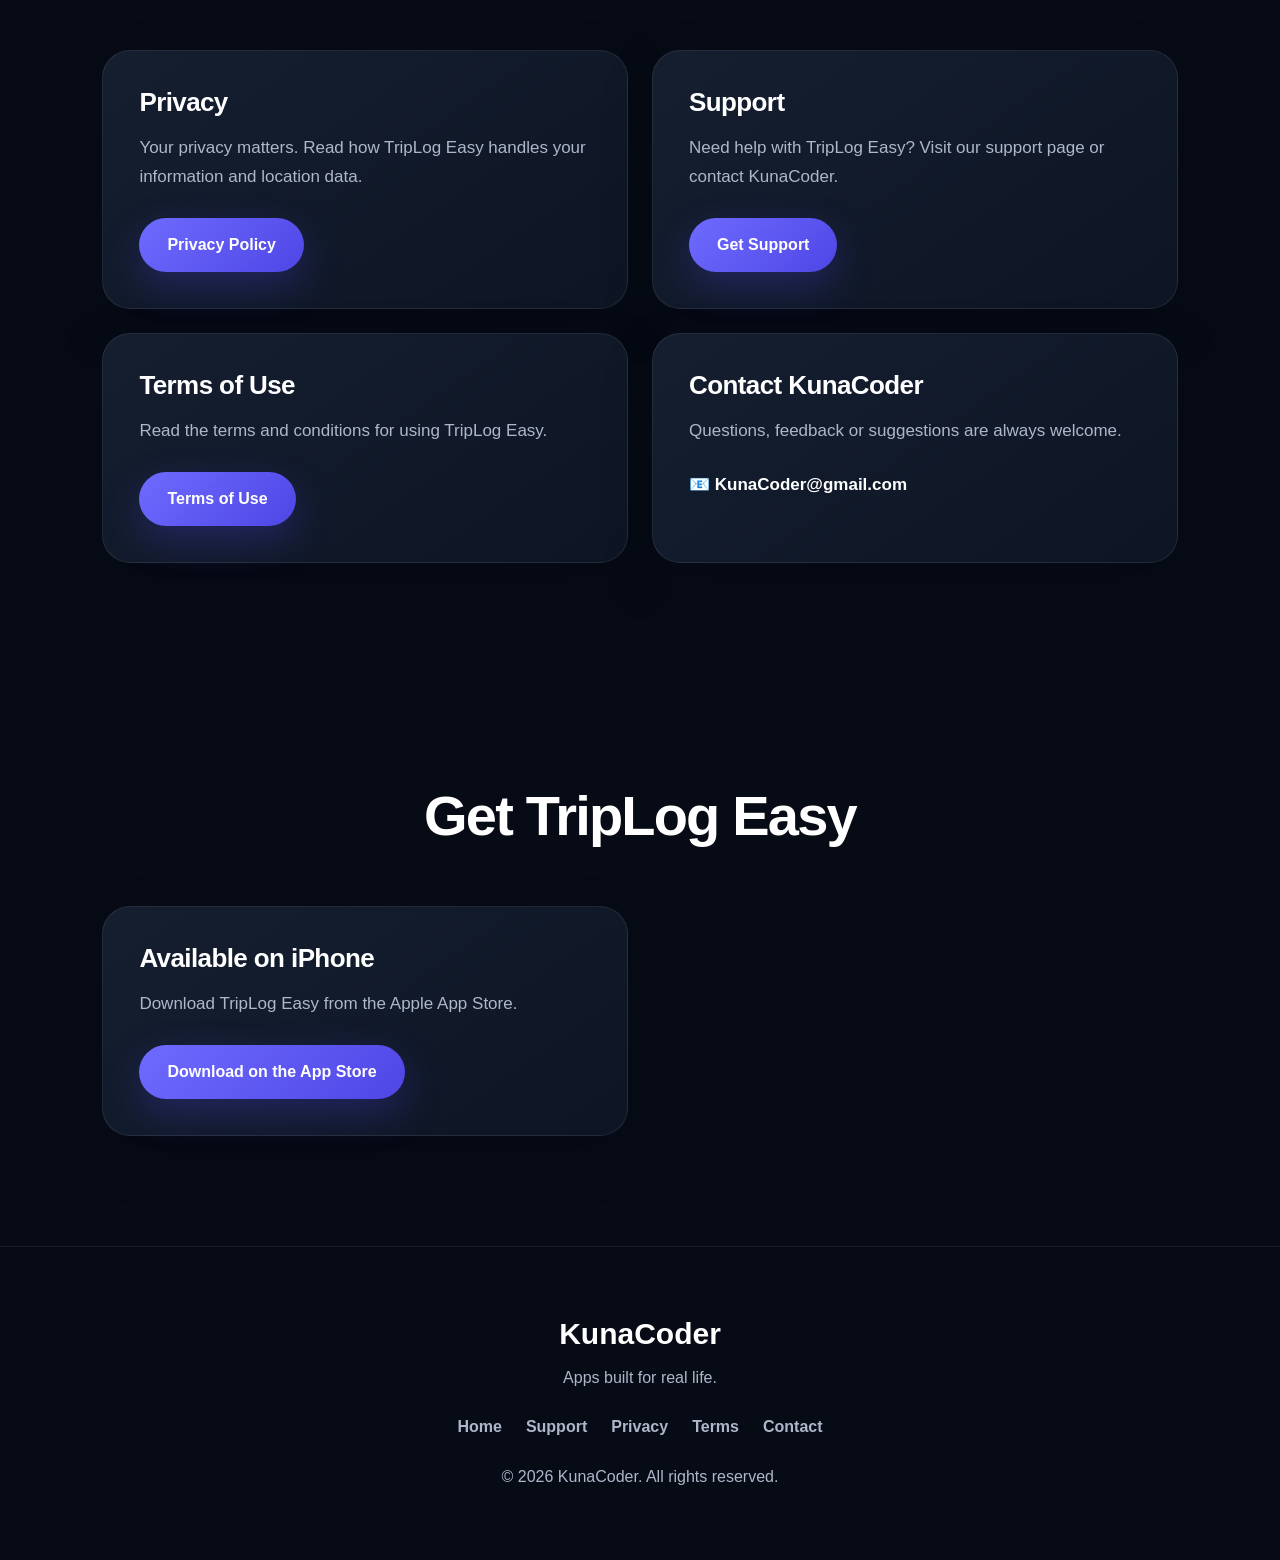
<file: apps/triplogeasy.html>
<!DOCTYPE html>
<html lang="en">

<head>

<meta charset="UTF-8">
<meta name="viewport" content="width=device-width, initial-scale=1.0">

<title>TripLog Easy | KunaCoder</title>

<meta
name="description"
content="TripLog Easy makes mileage tracking simple with automatic trip recording, business and private trips, mileage calculations and PDF reports.">

<link rel="stylesheet" href="../css/style.css">

</head>

<body>

<nav>

<div class="logo">

<a href="../index.html">
KunaCoder
</a>

</div>

<div class="menu">

<a href="../index.html">
Home
</a>

<a href="../index.html#products">
Products
</a>

<a href="../support/triplogeasy.html">
Support
</a>

</div>

</nav>


<section class="app-hero">

<div class="app-left">

<img
src="../images/TripLogEasy_Logo.jpg"
class="app-icon"
alt="TripLog Easy">

<h1>
TripLog Easy
</h1>

<p>
Mileage tracking made easy.
</p>

<p>
TripLog Easy helps you record your driving,
keep business and private trips organised
and create clear mileage documentation.
</p>

<a
href="https://apps.apple.com/app/id6788092995"
class="button">

Download on the App Store

</a>

</div>


<div class="app-right">

<img
src="../images/TripLogEasy_Screen1.png"
class="phone"
alt="TripLog Easy app">

</div>

</section>


<section class="features">

<h2>
Your trips. Automatically organised.
</h2>

<div class="feature-grid">


<div class="feature">

<h3>
Automatic Trip Tracking
</h3>

<p>
Let TripLog Easy detect and record your
drives automatically, so you don't have
to remember to start every trip manually.
</p>

</div>


<div class="feature">

<h3>
Business & Private
</h3>

<p>
Keep business and private driving separate
and organise your mileage records quickly
and easily.
</p>

</div>


<div class="feature">

<h3>
Mileage Calculation
</h3>

<p>
Use your preferred mileage rate and let
TripLog Easy calculate the value of your
business driving.
</p>

</div>


<div class="feature">

<h3>
PDF Reports
</h3>

<p>
Create clear PDF reports of your recorded
trips for documentation and record keeping.
</p>

</div>


<div class="feature">

<h3>
Route Information
</h3>

<p>
See useful information about your recorded
trips, including distance and route details.
</p>

</div>


<div class="feature">

<h3>
Simple to Use
</h3>

<p>
TripLog Easy is designed to make mileage
tracking quick and uncomplicated.
</p>

</div>


</div>

</section>


<section class="screenshots">

<h2>
See TripLog Easy in action
</h2>

<p class="screenshots-intro">
A simple way to keep track of your driving.
</p>

<div class="screenshots-row">

<img
src="../images/TripLogEasy_Screen1.png"
alt="TripLog Easy screenshot">

</div>

</section>


<!-- DEL 2 STARTER HER -->
 <section class="features">

<h2>
TripLog Easy
</h2>

<div class="feature-grid">


<div class="feature">

<h3>
Privacy
</h3>

<p>
Your privacy matters.
Read how TripLog Easy handles
your information and location data.
</p>

<a
href="../privacy/triplogeasy.html"
class="button">

Privacy Policy

</a>

</div>


<div class="feature">

<h3>
Support
</h3>

<p>
Need help with TripLog Easy?
Visit our support page or contact
KunaCoder.
</p>

<a
href="../support/triplogeasy.html"
class="button">

Get Support

</a>

</div>


<div class="feature">

<h3>
Terms of Use
</h3>

<p>
Read the terms and conditions
for using TripLog Easy.
</p>

<a
href="../terms.html"
class="button">

Terms of Use

</a>

</div>


<div class="feature">

<h3>
Contact KunaCoder
</h3>

<p>
Questions, feedback or suggestions
are always welcome.
</p>

<p class="support-email">

📧
<a href="mailto:KunaCoder@gmail.com">

KunaCoder@gmail.com

</a>

</p>

</div>


</div>

</section>


<section class="features">

<h2>
Get TripLog Easy
</h2>

<div class="feature-grid">

<div class="feature">

<h3>
Available on iPhone
</h3>

<p>
Download TripLog Easy from the
Apple App Store.
</p>

<a
href="#"
class="button">

Download on the App Store

</a>

</div>

</div>

</section>


<footer>

<div class="footer-logo">
KunaCoder
</div>

<p>
Apps built for real life.
</p>

<div class="footer-links">

<a href="../index.html">
Home
</a>

<a href="../support/triplogeasy.html">
Support
</a>

<a href="../privacy/triplogeasy.html">
Privacy
</a>

<a href="../terms.html">
Terms
</a>

<a href="../contact.html">
Contact
</a>

</div>

<p>
© 2026 KunaCoder. All rights reserved.
</p>

</footer>

</body>

</html>
</file>
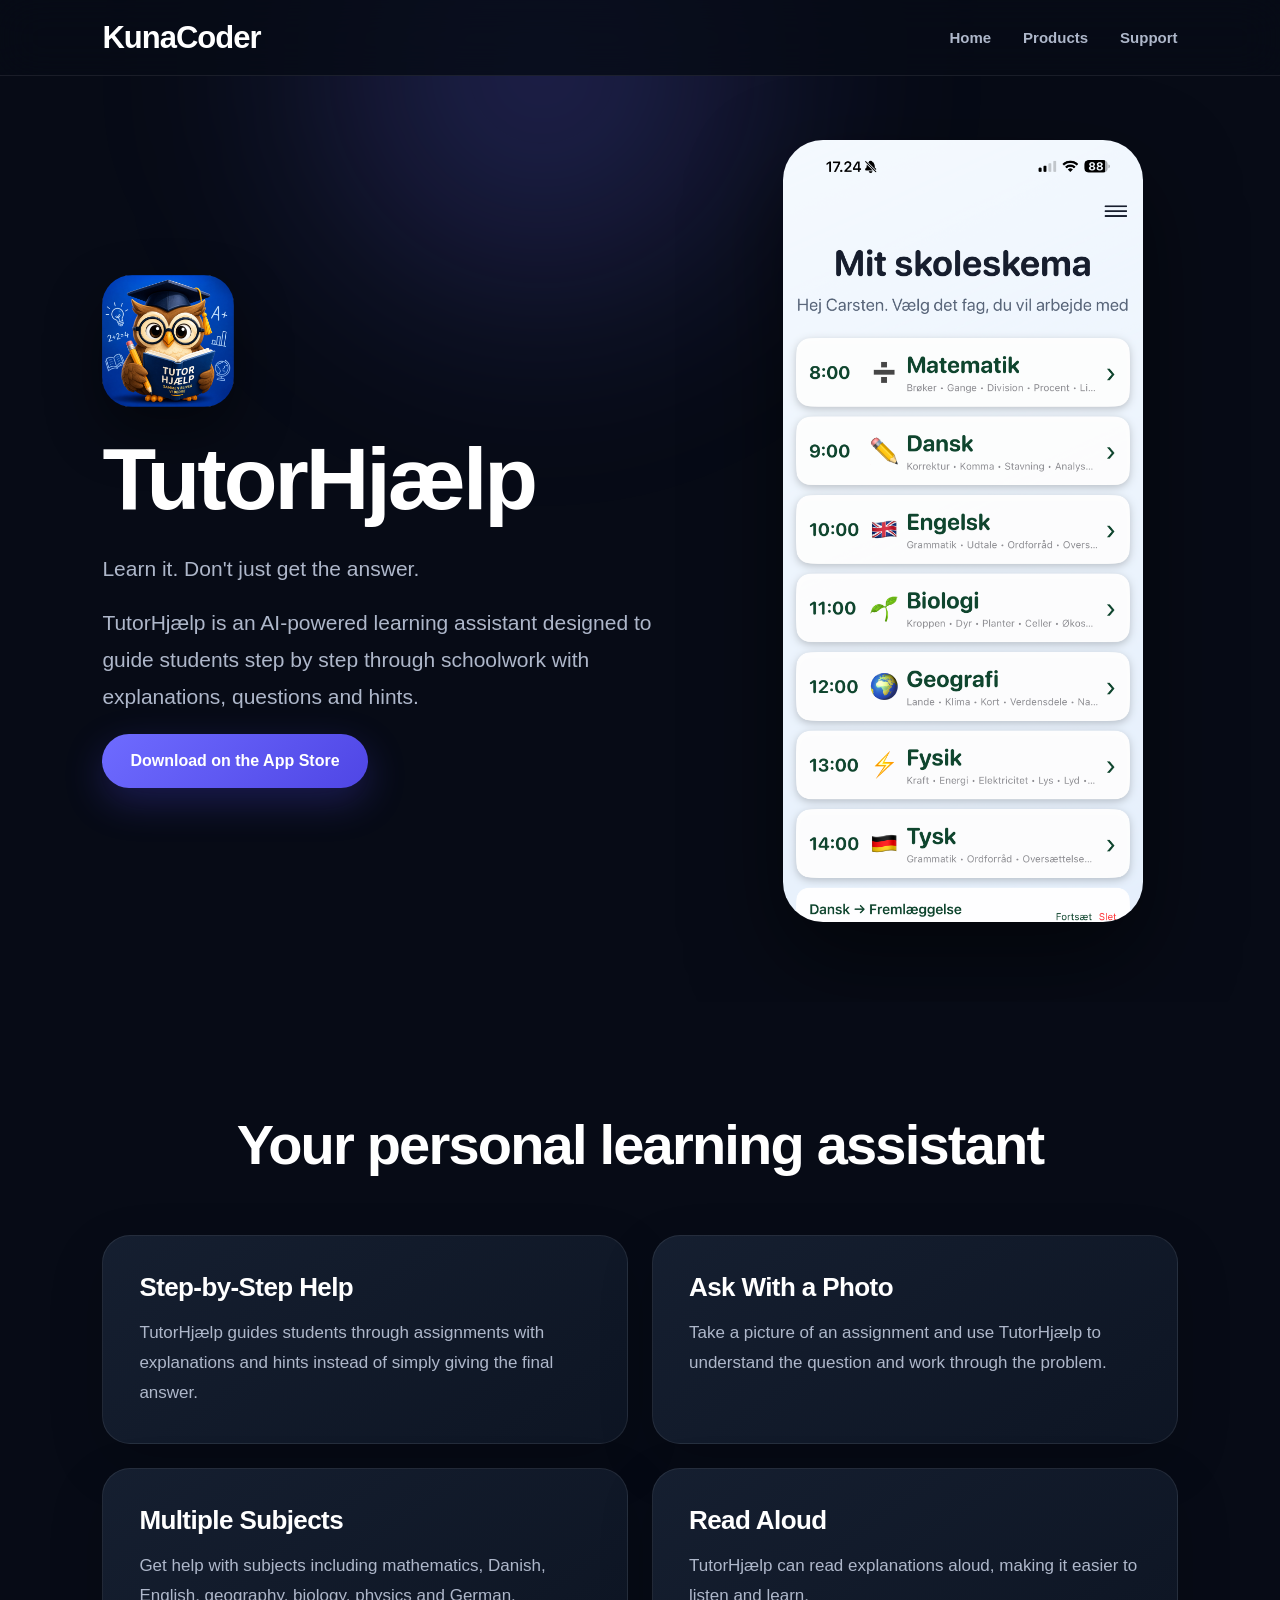
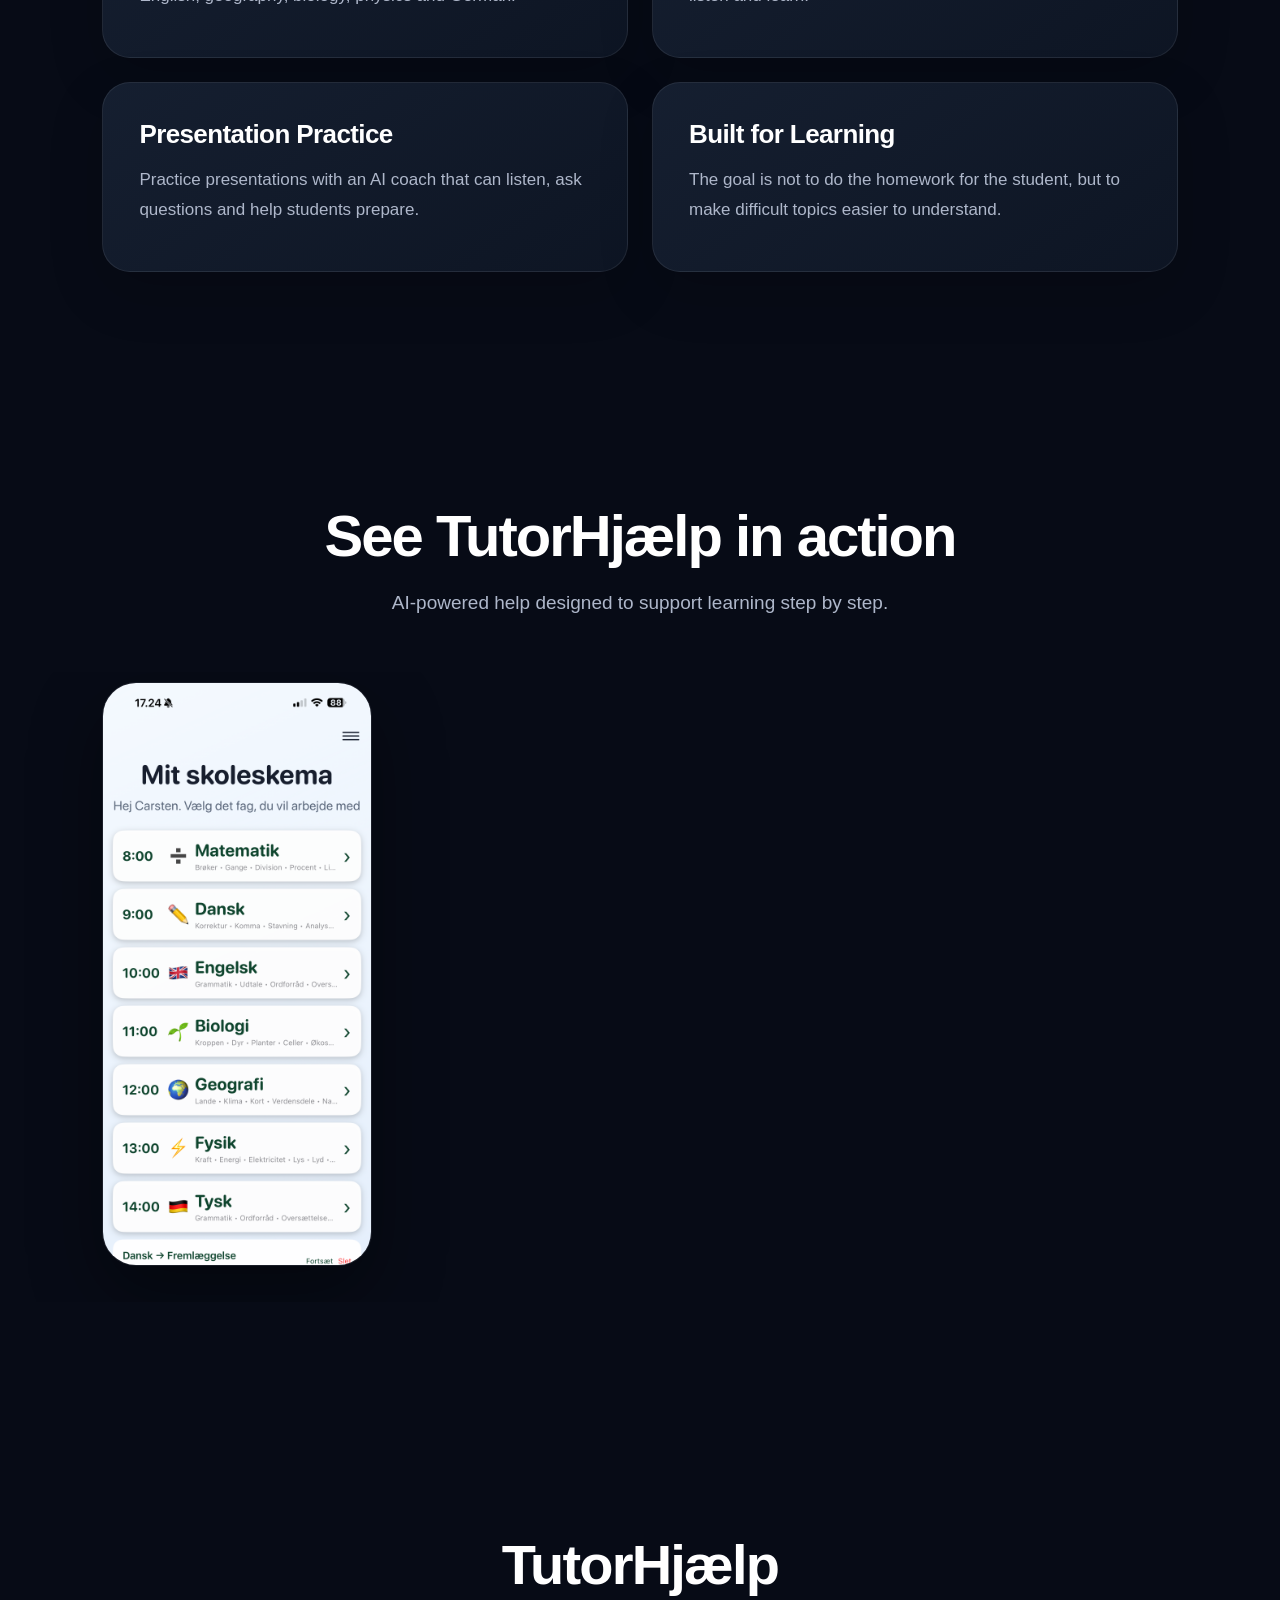
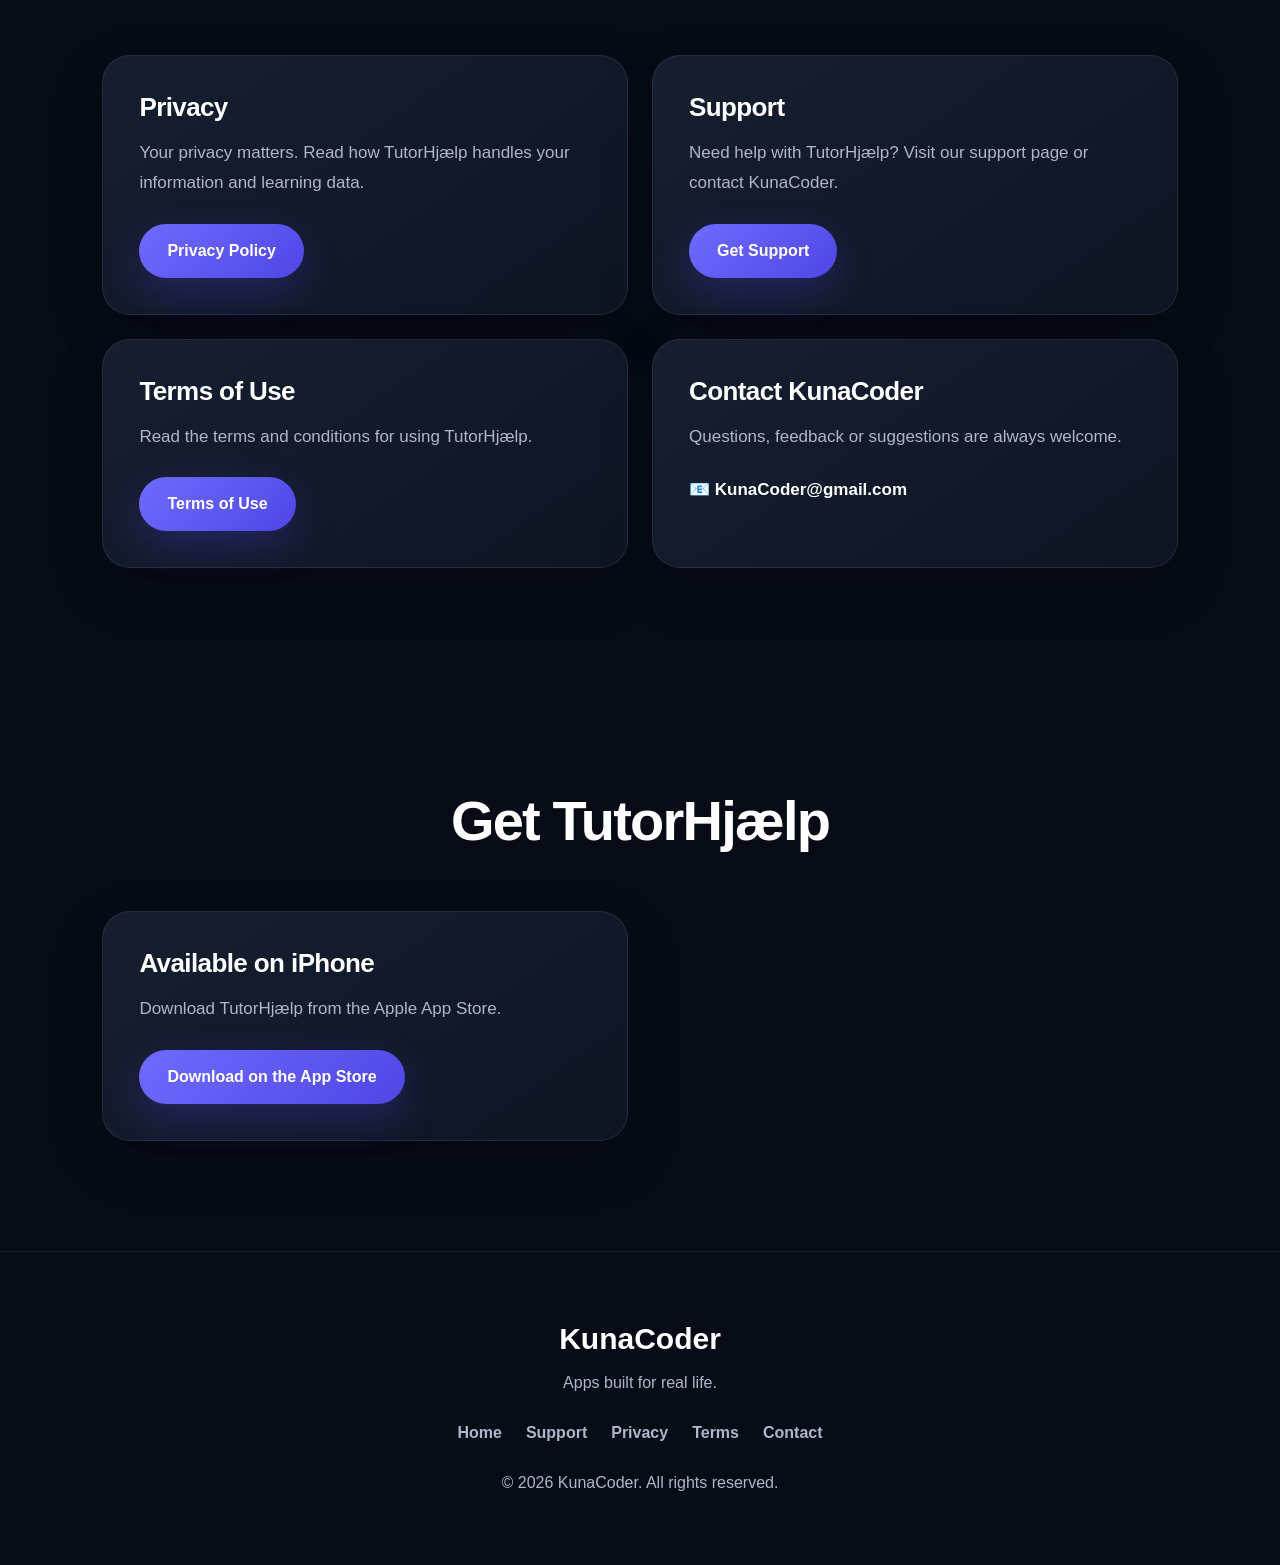
<file: apps/tutorhjaelp.html>
<!DOCTYPE html>
<html lang="en">

<head>

<meta charset="UTF-8">
<meta name="viewport" content="width=device-width, initial-scale=1.0">

<title>TutorHjælp | KunaCoder</title>

<meta
name="description"
content="TutorHjælp is an AI-powered learning assistant that helps students understand schoolwork step by step instead of simply giving the answer.">

<link rel="stylesheet" href="../css/style.css">

</head>

<body>

<nav>

<div class="logo">

<a href="../index.html">
KunaCoder
</a>

</div>

<div class="menu">

<a href="../index.html">
Home
</a>

<a href="../index.html#products">
Products
</a>

<a href="../support/tutorhjaelp.html">
Support
</a>

</div>

</nav>


<section class="app-hero">

<div class="app-left">

<img
src="../images/TutorHjaelp_Logo.jpg"
class="app-icon"
alt="TutorHjælp">

<h1>
TutorHjælp
</h1>

<p>
Learn it. Don't just get the answer.
</p>

<p>
TutorHjælp is an AI-powered learning assistant
designed to guide students step by step through
schoolwork with explanations, questions and hints.
</p>

<a
href="https://apps.apple.com/dk/app/tutorhj%C3%A6lp/id6792273023?l=da"
class="button">

Download on the App Store

</a>

</div>


<div class="app-right">

<img
src="../images/TutorHjaelp_Screen1.png"
class="phone"
alt="TutorHjælp app">

</div>

</section>


<section class="features">

<h2>
Your personal learning assistant
</h2>

<div class="feature-grid">


<div class="feature">

<h3>
Step-by-Step Help
</h3>

<p>
TutorHjælp guides students through
assignments with explanations and hints
instead of simply giving the final answer.
</p>

</div>


<div class="feature">

<h3>
Ask With a Photo
</h3>

<p>
Take a picture of an assignment and use
TutorHjælp to understand the question and
work through the problem.
</p>

</div>


<div class="feature">

<h3>
Multiple Subjects
</h3>

<p>
Get help with subjects including mathematics,
Danish, English, geography, biology, physics
and German.
</p>

</div>


<div class="feature">

<h3>
Read Aloud
</h3>

<p>
TutorHjælp can read explanations aloud,
making it easier to listen and learn.
</p>

</div>


<div class="feature">

<h3>
Presentation Practice
</h3>

<p>
Practice presentations with an AI coach
that can listen, ask questions and help
students prepare.
</p>

</div>


<div class="feature">

<h3>
Built for Learning
</h3>

<p>
The goal is not to do the homework for
the student, but to make difficult topics
easier to understand.
</p>

</div>


</div>

</section>


<section class="screenshots">

<h2>
See TutorHjælp in action
</h2>

<p class="screenshots-intro">
AI-powered help designed to support learning step by step.
</p>

<div class="screenshots-row">

<img
src="../images/TutorHjaelp_Screen1.png"
alt="TutorHjælp screenshot">

</div>

</section>


<!-- DEL 2 STARTER HER -->
 <section class="features">

<h2>
TutorHjælp
</h2>

<div class="feature-grid">


<div class="feature">

<h3>
Privacy
</h3>

<p>
Your privacy matters.
Read how TutorHjælp handles
your information and learning data.
</p>

<a
href="../privacy/tutorhjaelp.html"
class="button">

Privacy Policy

</a>

</div>


<div class="feature">

<h3>
Support
</h3>

<p>
Need help with TutorHjælp?
Visit our support page or contact
KunaCoder.
</p>

<a
href="../support/tutorhjaelp.html"
class="button">

Get Support

</a>

</div>


<div class="feature">

<h3>
Terms of Use
</h3>

<p>
Read the terms and conditions
for using TutorHjælp.
</p>

<a
href="../terms.html"
class="button">

Terms of Use

</a>

</div>


<div class="feature">

<h3>
Contact KunaCoder
</h3>

<p>
Questions, feedback or suggestions
are always welcome.
</p>

<p class="support-email">

📧
<a href="mailto:KunaCoder@gmail.com">

KunaCoder@gmail.com

</a>

</p>

</div>


</div>

</section>


<section class="features">

<h2>
Get TutorHjælp
</h2>

<div class="feature-grid">

<div class="feature">

<h3>
Available on iPhone
</h3>

<p>
Download TutorHjælp from the
Apple App Store.
</p>

<a
href="#"
class="button">

Download on the App Store

</a>

</div>

</div>

</section>


<footer>

<div class="footer-logo">
KunaCoder
</div>

<p>
Apps built for real life.
</p>

<div class="footer-links">

<a href="../index.html">
Home
</a>

<a href="../support/tutorhjaelp.html">
Support
</a>

<a href="../privacy/tutorhjaelp.html">
Privacy
</a>

<a href="../terms.html">
Terms
</a>

<a href="../contact.html">
Contact
</a>

</div>

<p>
© 2026 KunaCoder. All rights reserved.
</p>

</footer>

</body>

</html>
</file>
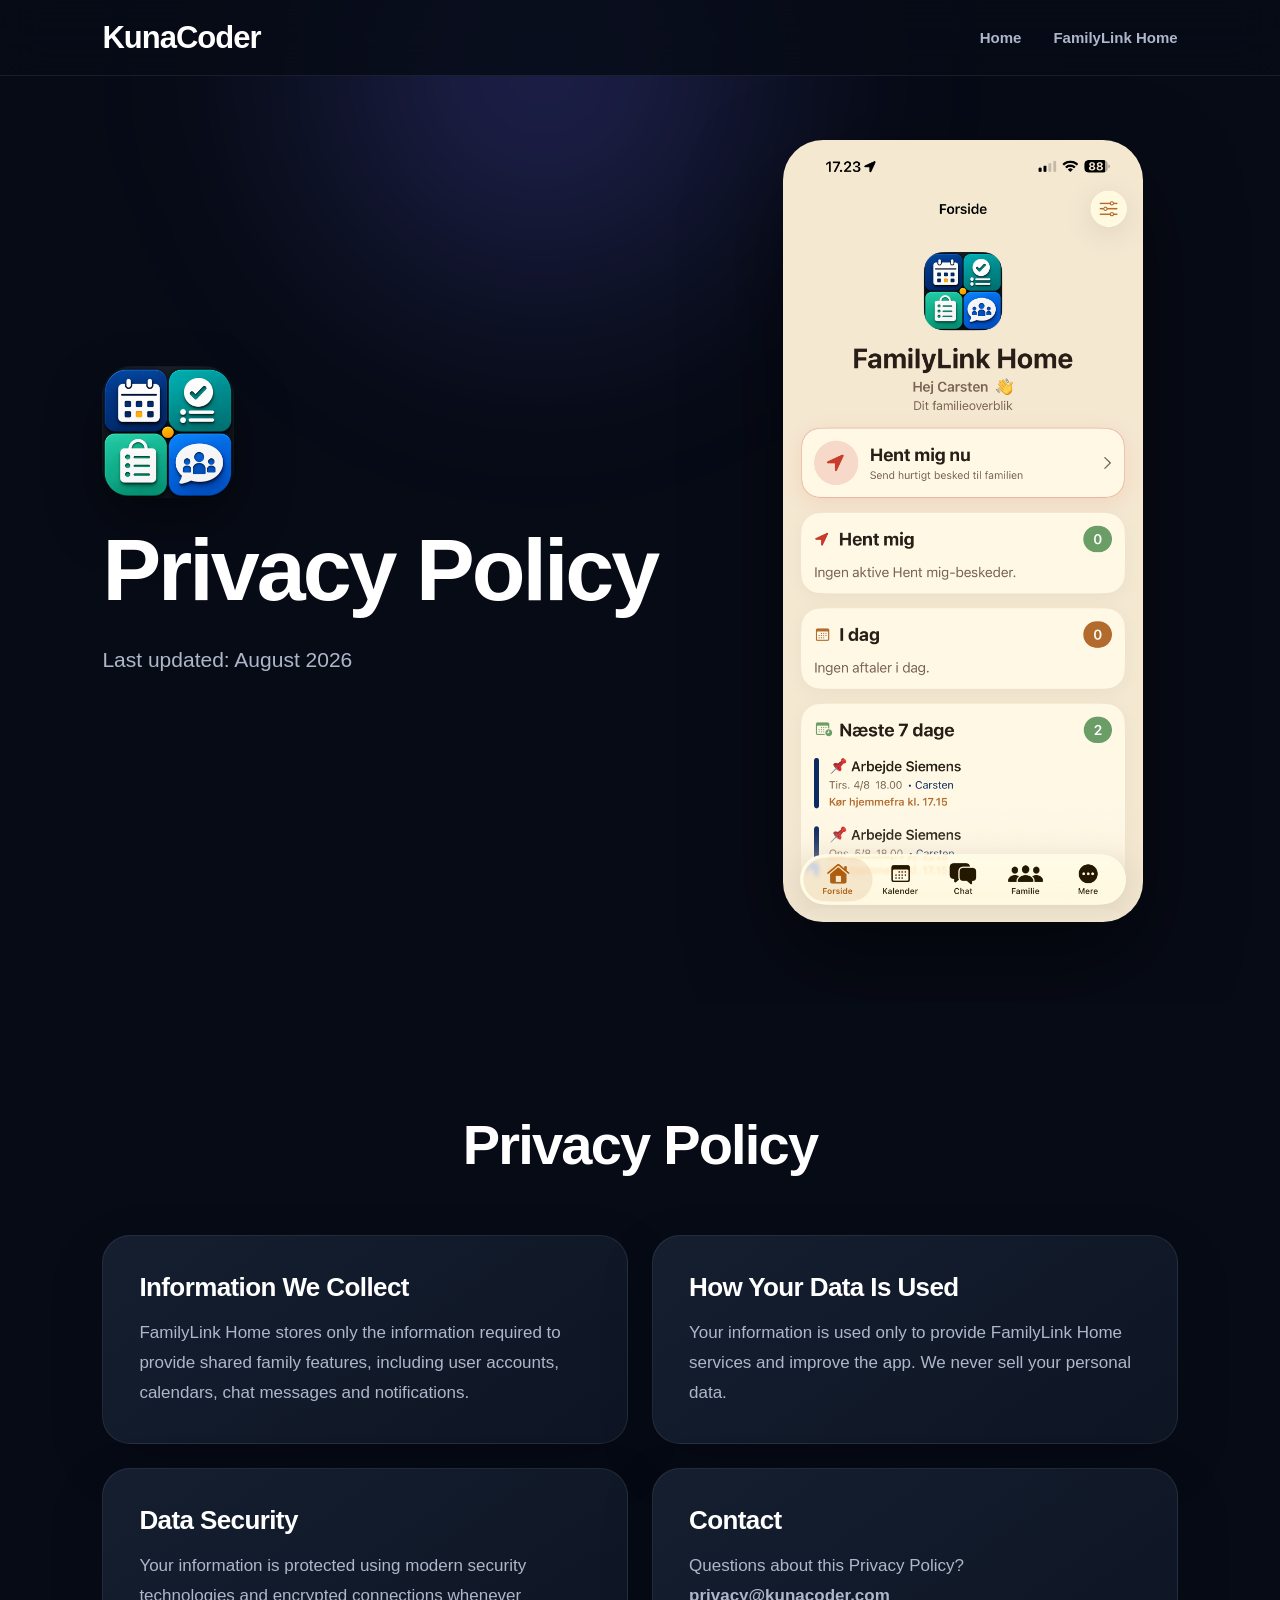
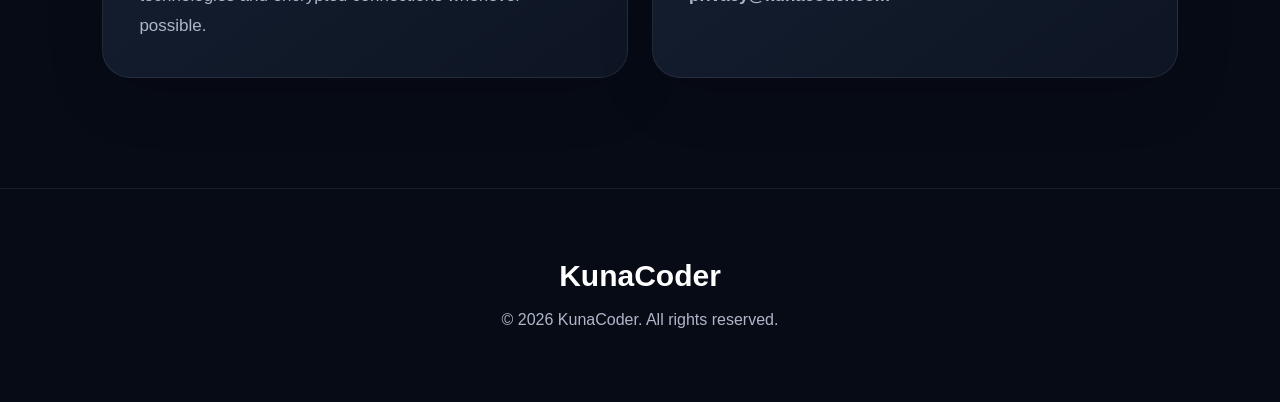
<file: privacy/familylink-home.html>
<!DOCTYPE html>
<html lang="en">

<head>

<meta charset="UTF-8">
<meta name="viewport" content="width=device-width, initial-scale=1.0">

<title>FamilyLink Home Privacy Policy | KunaCoder</title>

<link rel="stylesheet" href="../css/style.css">

</head>

<body>

<nav>

<div class="logo">

<a href="../index.html">

KunaCoder

</a>

</div>

<div class="menu">

<a href="../index.html">

Home

</a>

<a href="../apps/familylink-home.html">

FamilyLink Home

</a>

</div>

</nav>

<section class="app-hero">

<div class="app-left">

<img
src="../images/FamilyLinkHome_Logo.jpg"
class="app-icon"
alt="FamilyLink Home">

<h1>

Privacy Policy

</h1>

<p>

Last updated: August 2026

</p>

</div>

<div class="app-right">

<img
src="../images/FamilyLinkHome_Screen1.png"
class="phone"
alt="FamilyLink Home">

</div>

</section>

<section class="features">

<h2>

Privacy Policy

</h2>

<div class="feature-grid">

<div class="feature">

<h3>

Information We Collect

</h3>

<p>

FamilyLink Home stores only the information
required to provide shared family features,
including user accounts, calendars, chat
messages and notifications.

</p>

</div>

<div class="feature">

<h3>

How Your Data Is Used

</h3>

<p>

Your information is used only to provide
FamilyLink Home services and improve the app.
We never sell your personal data.

</p>

</div>

<div class="feature">

<h3>

Data Security

</h3>

<p>

Your information is protected using modern
security technologies and encrypted
connections whenever possible.

</p>

</div>

<div class="feature">

<h3>

Contact

</h3>

<p>

Questions about this Privacy Policy?

</p>

<p>

<strong>privacy@kunacoder.com</strong>

</p>

</div>

</div>

</section>

<footer>

<div class="footer-logo">

KunaCoder

</div>

<p>

© 2026 KunaCoder. All rights reserved.

</p>

</footer>

</body>

</html>
</file>
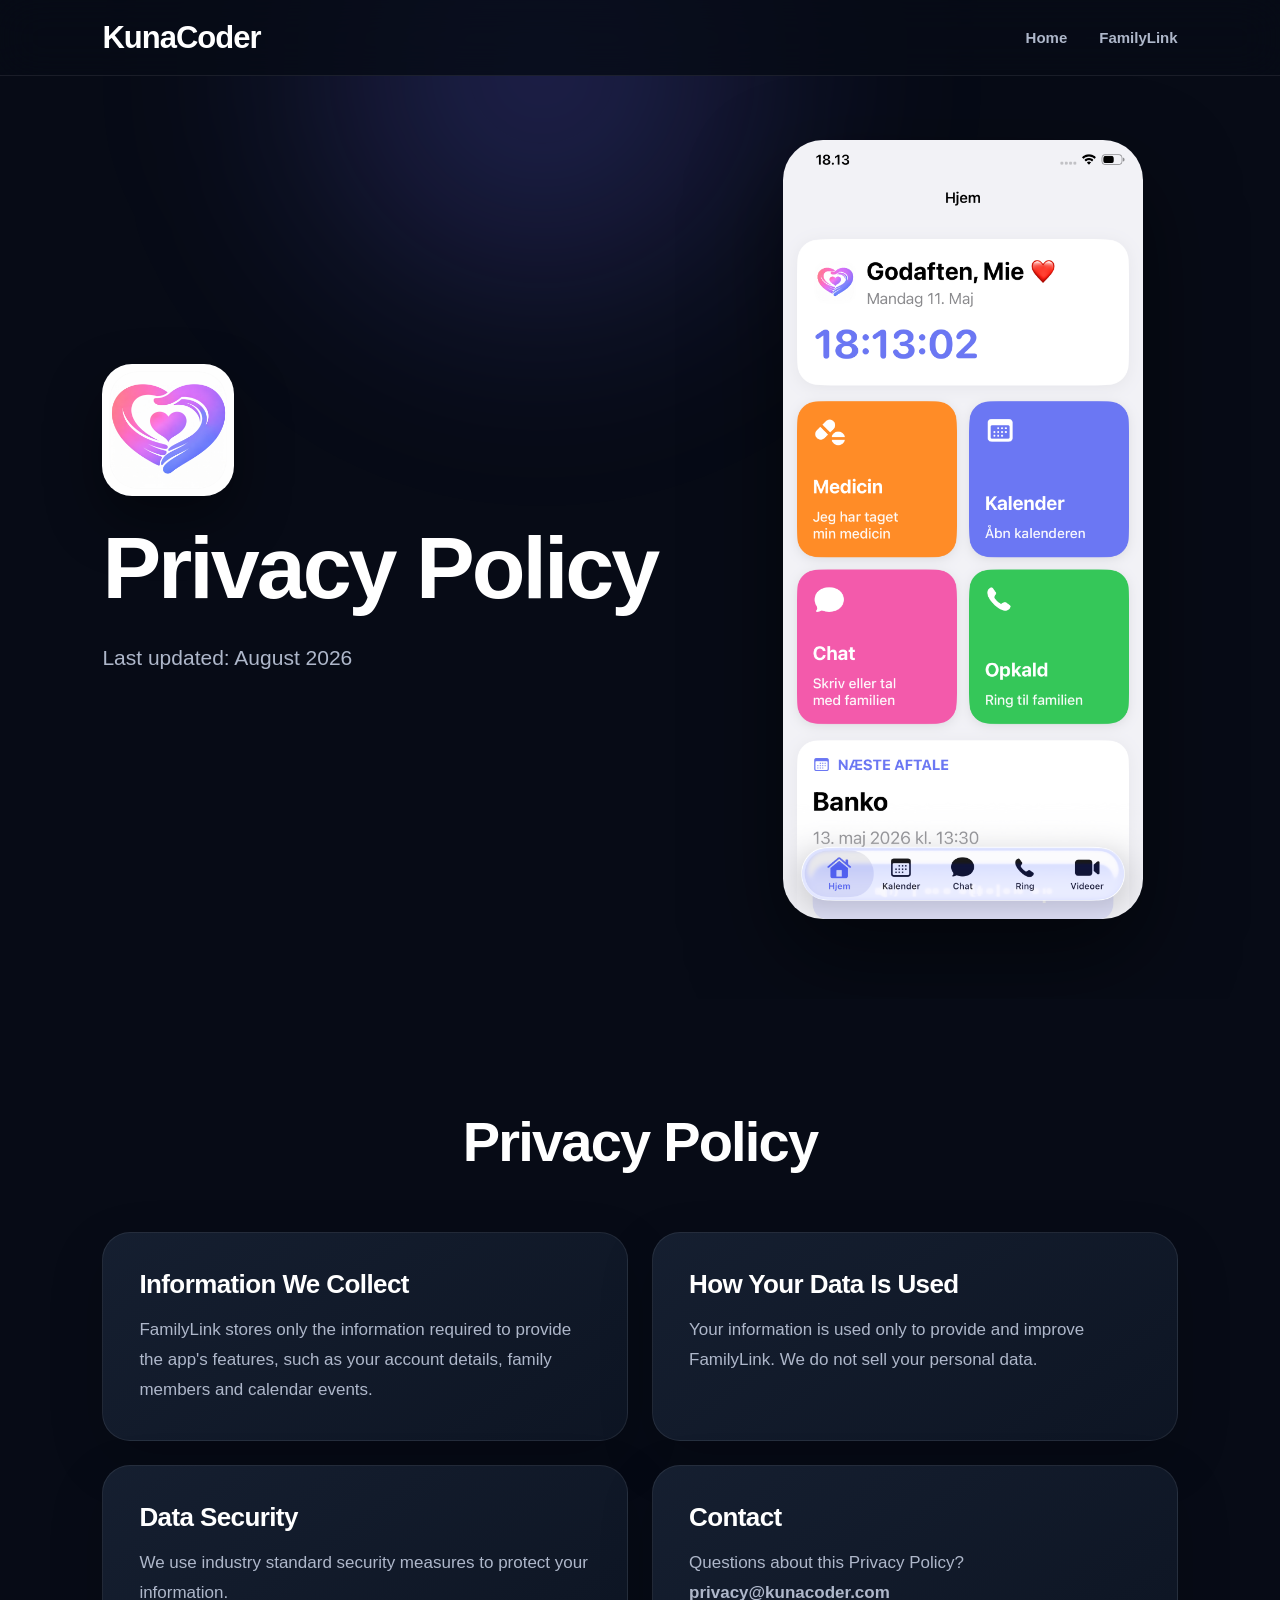
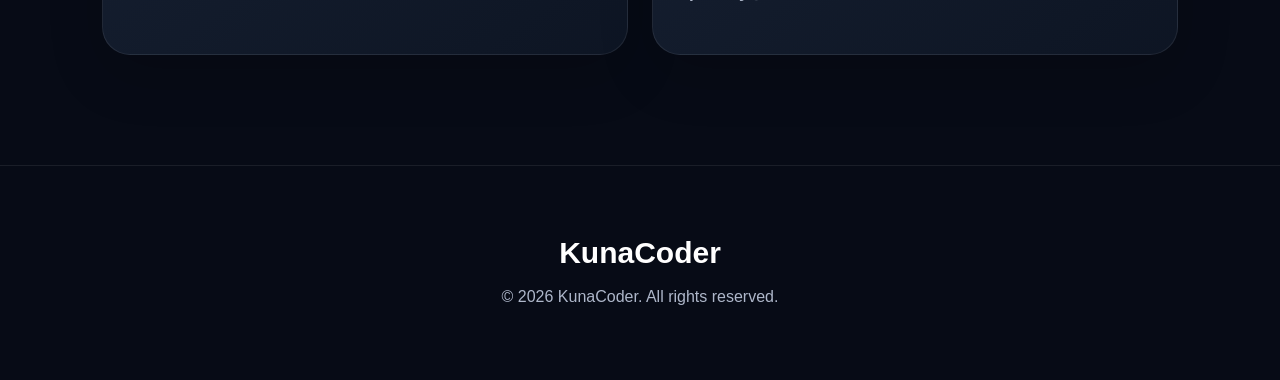
<file: privacy/familylink.html>
<!DOCTYPE html>
<html lang="en">

<head>

<meta charset="UTF-8">
<meta name="viewport" content="width=device-width, initial-scale=1.0">

<title>FamilyLink Privacy Policy | KunaCoder</title>

<link rel="stylesheet" href="../css/style.css">

</head>

<body>

<nav>

<div class="logo">

<a href="../index.html">

KunaCoder

</a>

</div>

<div class="menu">

<a href="../index.html">

Home

</a>

<a href="../apps/familylink.html">

FamilyLink

</a>

</div>

</nav>

<section class="app-hero">

<div class="app-left">

<img
src="../images/FamilyLink_Logo.png"
class="app-icon"
alt="FamilyLink">

<h1>

Privacy Policy

</h1>

<p>

Last updated: August 2026

</p>

</div>

<div class="app-right">

<img
src="../images/FamilyLink_Screen1.png"
class="phone"
alt="FamilyLink">

</div>

</section>

<section class="features">

<h2>

Privacy Policy

</h2>

<div class="feature-grid">

<div class="feature">

<h3>

Information We Collect

</h3>

<p>

FamilyLink stores only the information
required to provide the app's features,
such as your account details, family
members and calendar events.

</p>

</div>

<div class="feature">

<h3>

How Your Data Is Used

</h3>

<p>

Your information is used only to provide
and improve FamilyLink.
We do not sell your personal data.

</p>

</div>

<div class="feature">

<h3>

Data Security

</h3>

<p>

We use industry standard security
measures to protect your information.

</p>

</div>

<div class="feature">

<h3>

Contact

</h3>

<p>

Questions about this Privacy Policy?

</p>

<p>

<strong>privacy@kunacoder.com</strong>

</p>

</div>

</div>

</section>

<footer>

<div class="footer-logo">

KunaCoder

</div>

<p>

© 2026 KunaCoder. All rights reserved.

</p>

</footer>

</body>

</html>
</file>
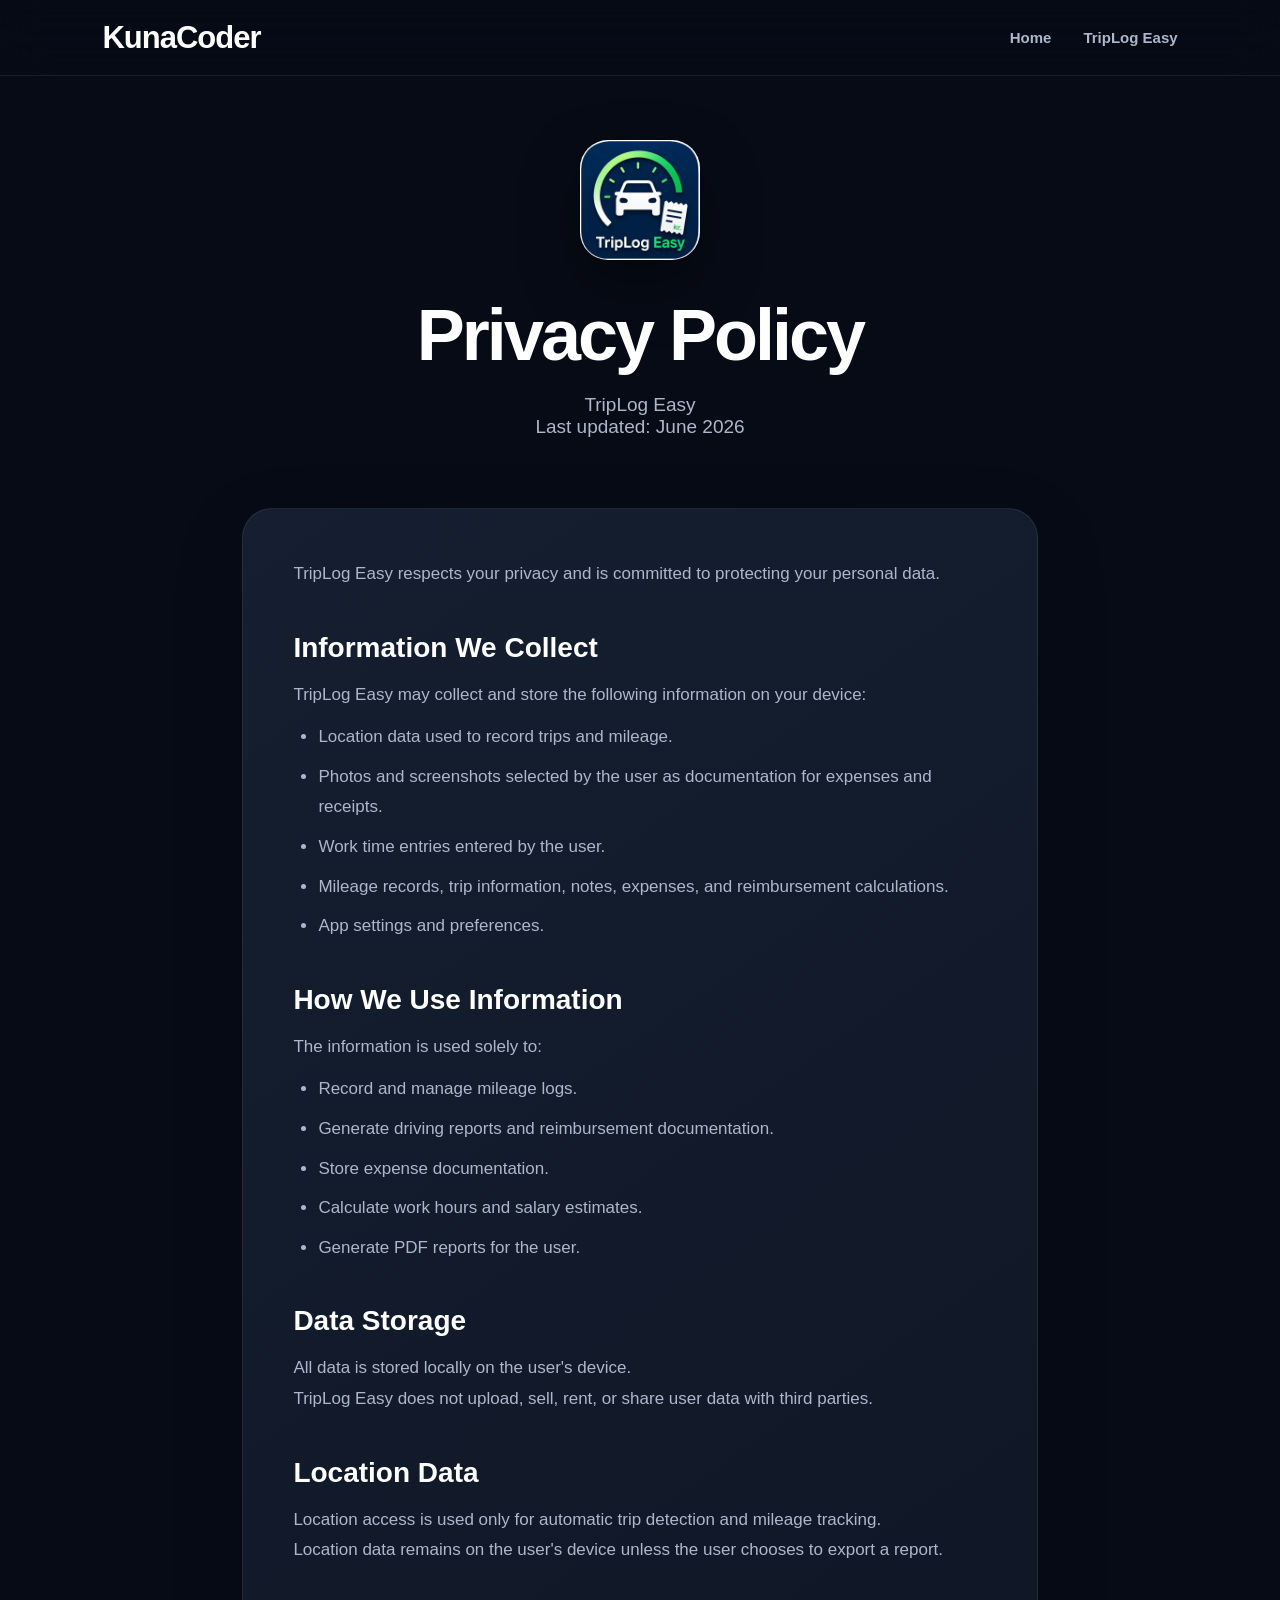
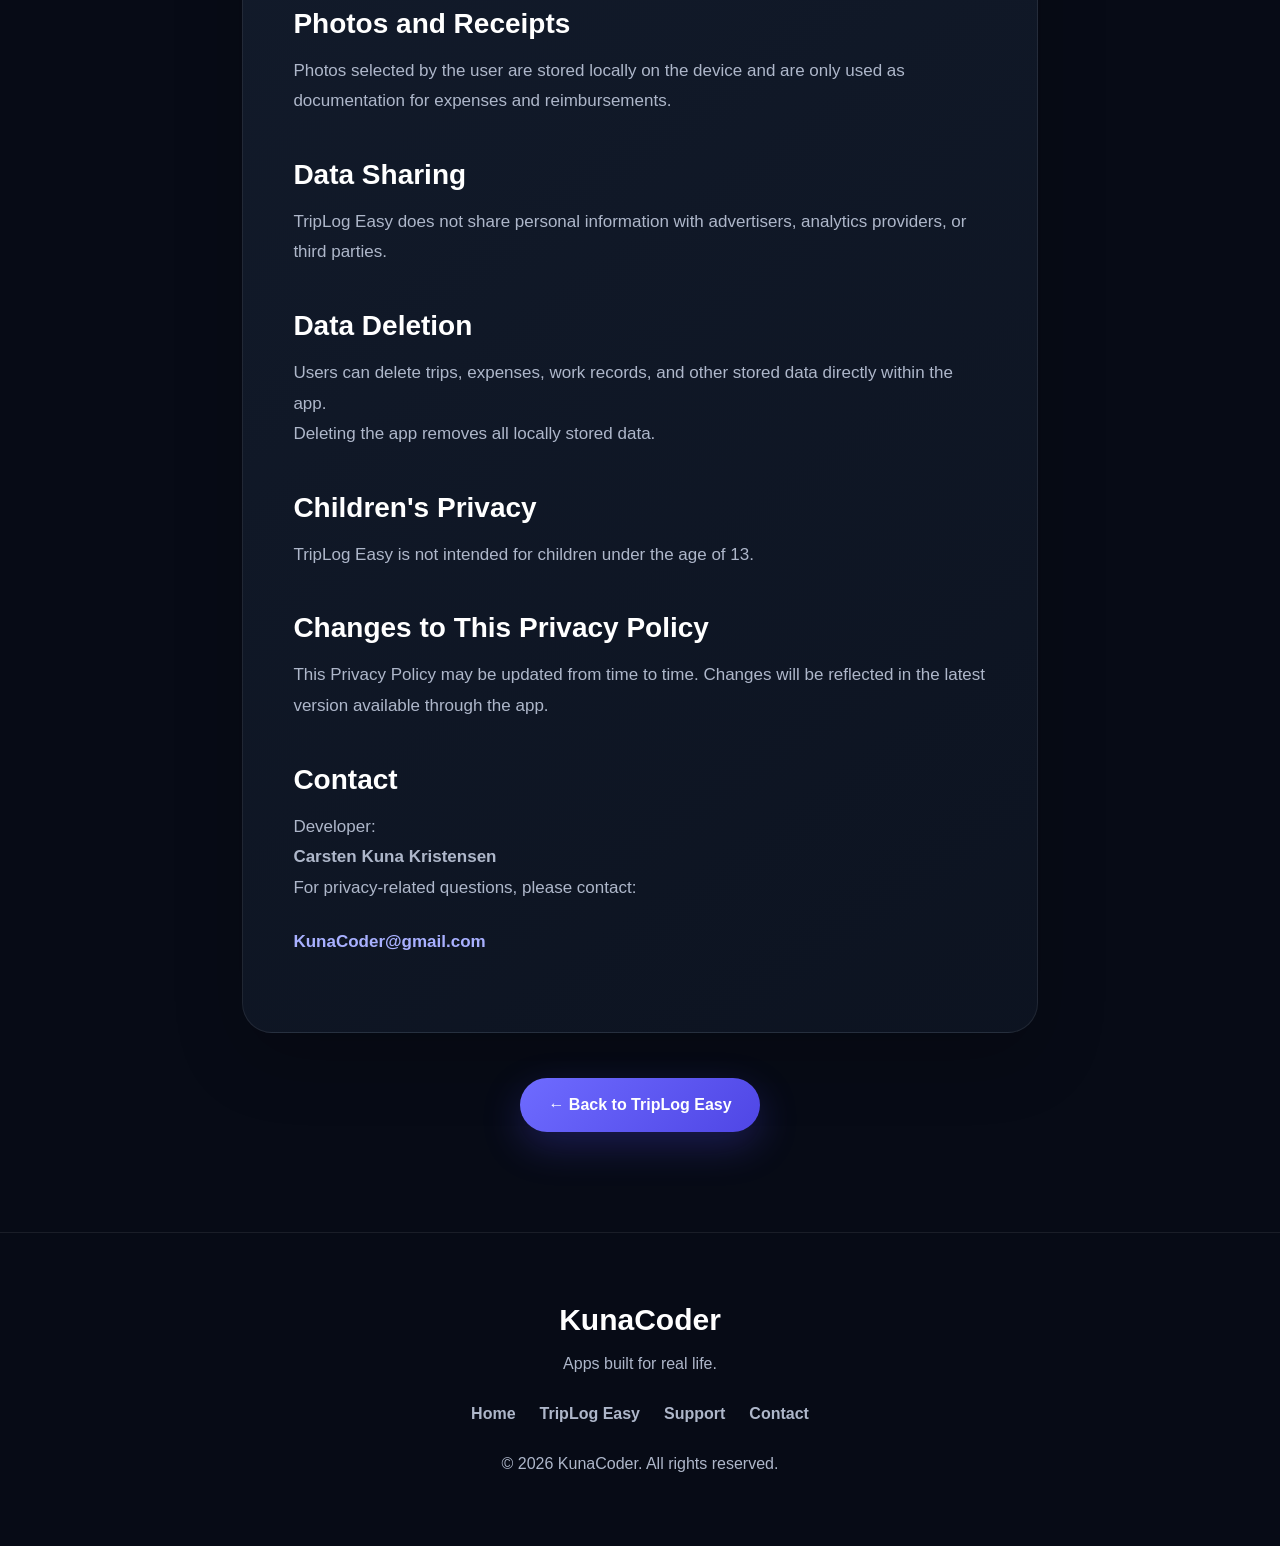
<file: privacy/triplogeasy.html>
<!DOCTYPE html>
<html lang="en">

<head>

<meta charset="UTF-8">
<meta name="viewport" content="width=device-width, initial-scale=1.0">

<title>TripLog Easy Privacy Policy | KunaCoder</title>

<meta
name="description"
content="Privacy Policy for TripLog Easy by KunaCoder.">

<link rel="stylesheet" href="../css/style.css">

<style>

.privacy-page {
    max-width: 1000px;
    margin: 0 auto;
    padding: 140px 8% 100px;
}

.privacy-header {
    text-align: center;
    margin-bottom: 70px;
}

.privacy-icon {
    width: 120px;
    height: 120px;
    object-fit: cover;
    border-radius: 28px;
    margin-bottom: 30px;

    box-shadow:
        0 25px 60px rgba(0, 0, 0, 0.4);
}

.privacy-header h1 {
    font-size: clamp(46px, 7vw, 72px);
    letter-spacing: -3px;
    margin-bottom: 18px;
}

.privacy-header p {
    color: var(--text-soft);
    font-size: 19px;
}

.privacy-content {
    background:
        linear-gradient(
            145deg,
            rgba(22, 32, 50, 0.96),
            rgba(13, 20, 34, 0.96)
        );

    border: 1px solid var(--border);
    border-radius: 30px;

    padding: 50px;

    box-shadow:
        0 25px 70px rgba(0, 0, 0, 0.2);
}

.privacy-content h2 {
    font-size: 28px;
    margin-top: 42px;
    margin-bottom: 16px;
}

.privacy-content h2:first-child {
    margin-top: 0;
}

.privacy-content p,
.privacy-content li {
    color: var(--text-soft);
    font-size: 17px;
    line-height: 1.8;
}

.privacy-content ul {
    padding-left: 25px;
    margin-top: 12px;
}

.privacy-content li {
    margin-bottom: 9px;
}

.privacy-content a {
    color: #a8b0ff;
    text-decoration: none;
}

.privacy-content a:hover {
    color: white;
}

.privacy-back {
    text-align: center;
    margin-top: 45px;
}

@media (max-width: 600px) {

    .privacy-page {
        padding:
            115px
            20px
            70px;
    }

    .privacy-content {
        padding: 28px 23px;
        border-radius: 24px;
    }

    .privacy-header h1 {
        font-size: 44px;
        letter-spacing: -2px;
    }

    .privacy-icon {
        width: 100px;
        height: 100px;
        border-radius: 24px;
    }

}

</style>

</head>


<body>


<nav>

<div class="logo">

<a href="../index.html">
KunaCoder
</a>

</div>

<div class="menu">

<a href="../index.html">
Home
</a>

<a href="../apps/triplogeasy.html">
TripLog Easy
</a>

</div>

</nav>


<main class="privacy-page">


<header class="privacy-header">

<img
src="../images/TripLogEasy_Logo.jpg"
alt="TripLog Easy"
class="privacy-icon">

<h1>
Privacy Policy
</h1>

<p>
TripLog Easy
<br>
Last updated: June 2026
</p>

</header>


<section class="privacy-content">


<p>
TripLog Easy respects your privacy and is committed
to protecting your personal data.
</p>


<h2>
Information We Collect
</h2>

<p>
TripLog Easy may collect and store the following
information on your device:
</p>

<ul>

<li>
Location data used to record trips and mileage.
</li>

<li>
Photos and screenshots selected by the user as
documentation for expenses and receipts.
</li>

<li>
Work time entries entered by the user.
</li>

<li>
Mileage records, trip information, notes, expenses,
and reimbursement calculations.
</li>

<li>
App settings and preferences.
</li>

</ul>


<h2>
How We Use Information
</h2>

<p>
The information is used solely to:
</p>

<ul>

<li>
Record and manage mileage logs.
</li>

<li>
Generate driving reports and reimbursement documentation.
</li>

<li>
Store expense documentation.
</li>

<li>
Calculate work hours and salary estimates.
</li>

<li>
Generate PDF reports for the user.
</li>

</ul>


<h2>
Data Storage
</h2>

<p>
All data is stored locally on the user's device.
</p>

<p>
TripLog Easy does not upload, sell, rent, or share
user data with third parties.
</p>


<h2>
Location Data
</h2>

<p>
Location access is used only for automatic trip
detection and mileage tracking.
</p>

<p>
Location data remains on the user's device unless
the user chooses to export a report.
</p>


<h2>
Photos and Receipts
</h2>

<p>
Photos selected by the user are stored locally on
the device and are only used as documentation for
expenses and reimbursements.
</p>


<h2>
Data Sharing
</h2>

<p>
TripLog Easy does not share personal information
with advertisers, analytics providers, or third parties.
</p>


<h2>
Data Deletion
</h2>

<p>
Users can delete trips, expenses, work records,
and other stored data directly within the app.
</p>

<p>
Deleting the app removes all locally stored data.
</p>


<h2>
Children's Privacy
</h2>

<p>
TripLog Easy is not intended for children under
the age of 13.
</p>


<h2>
Changes to This Privacy Policy
</h2>

<p>
This Privacy Policy may be updated from time to time.
Changes will be reflected in the latest version
available through the app.
</p>


<h2>
Contact
</h2>

<p>
Developer:<br>
<strong>Carsten Kuna Kristensen</strong>
</p>

<p>
For privacy-related questions, please contact:
</p>

<p class="support-email">

<a href="mailto:KunaCoder@gmail.com">
KunaCoder@gmail.com
</a>

</p>


</section>


<div class="privacy-back">

<a
href="../apps/triplogeasy.html"
class="button">

← Back to TripLog Easy

</a>

</div>


</main>


<footer>

<div class="footer-logo">
KunaCoder
</div>

<p>
Apps built for real life.
</p>

<div class="footer-links">

<a href="../index.html">
Home
</a>

<a href="../apps/triplogeasy.html">
TripLog Easy
</a>

<a href="../support/triplogeasy.html">
Support
</a>

<a href="mailto:KunaCoder@gmail.com">
Contact
</a>

</div>

<p>
© 2026 KunaCoder. All rights reserved.
</p>

</footer>


</body>

</html>
</file>
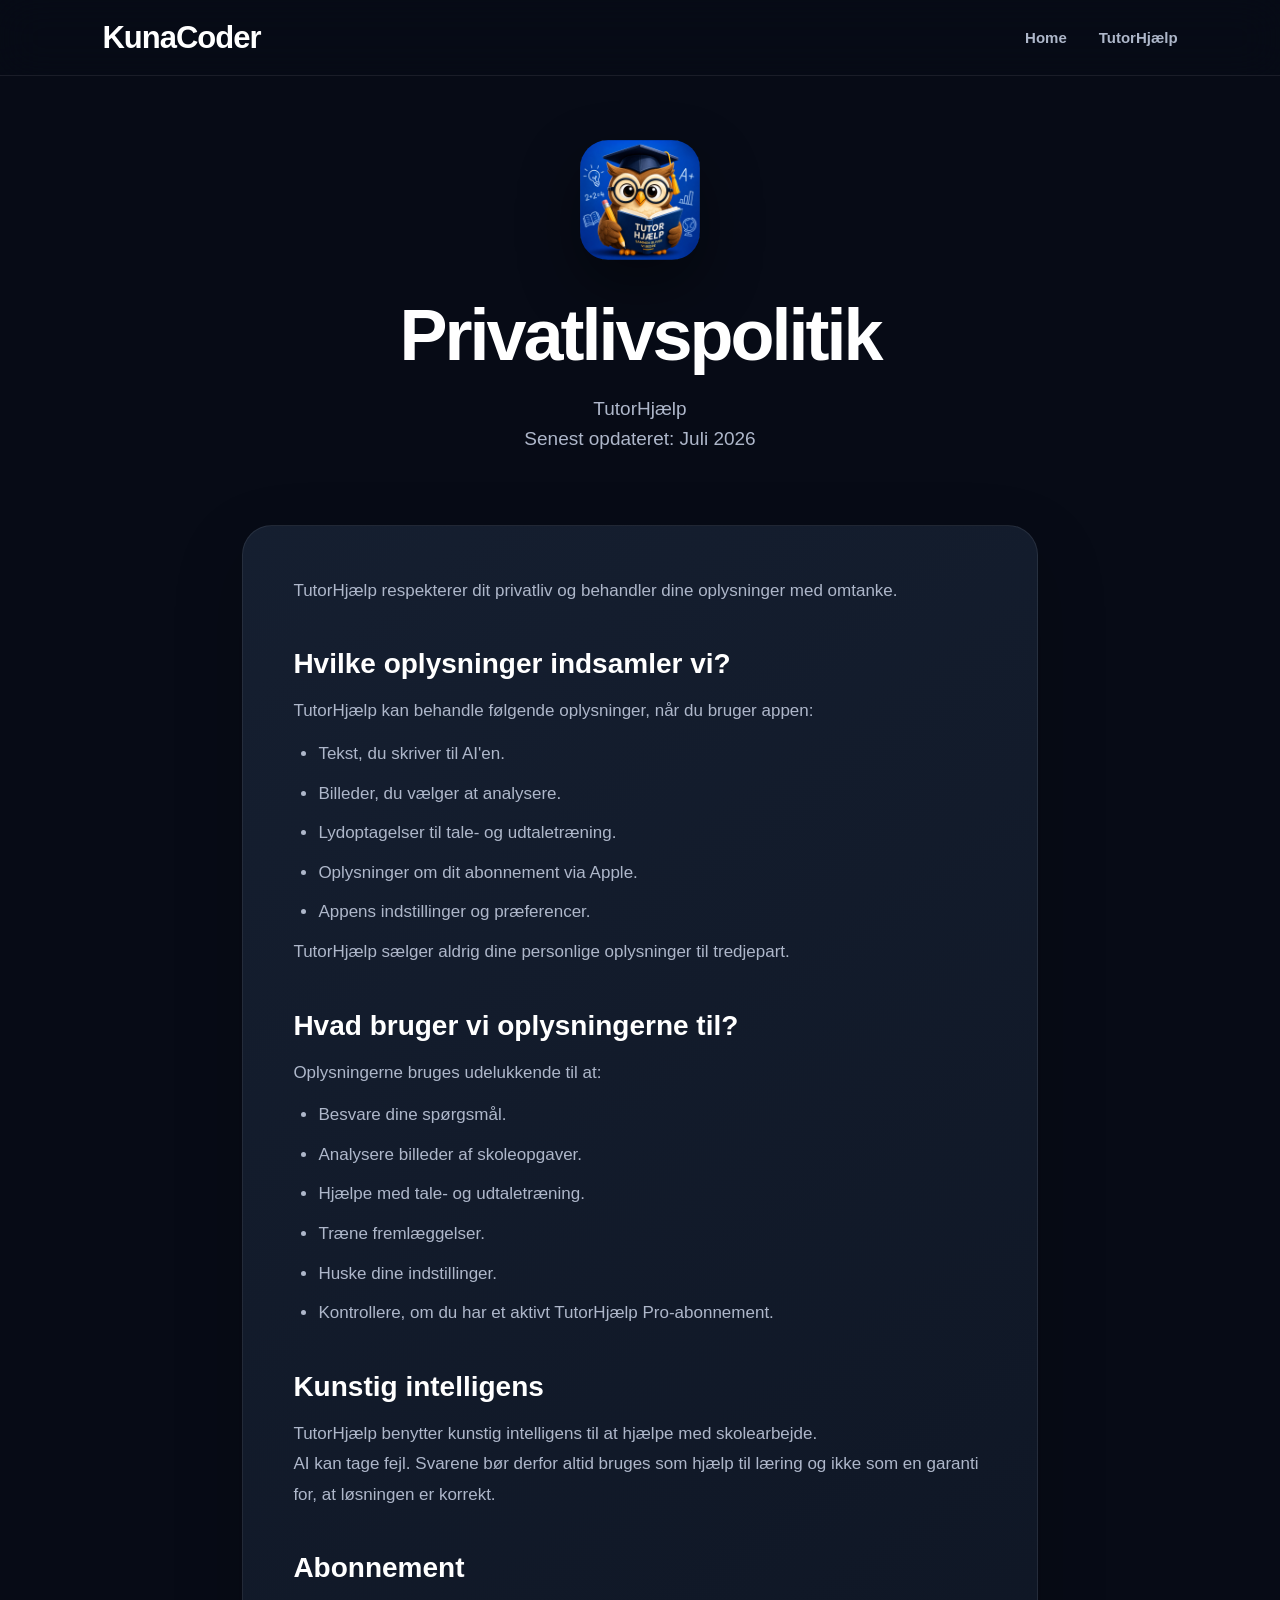
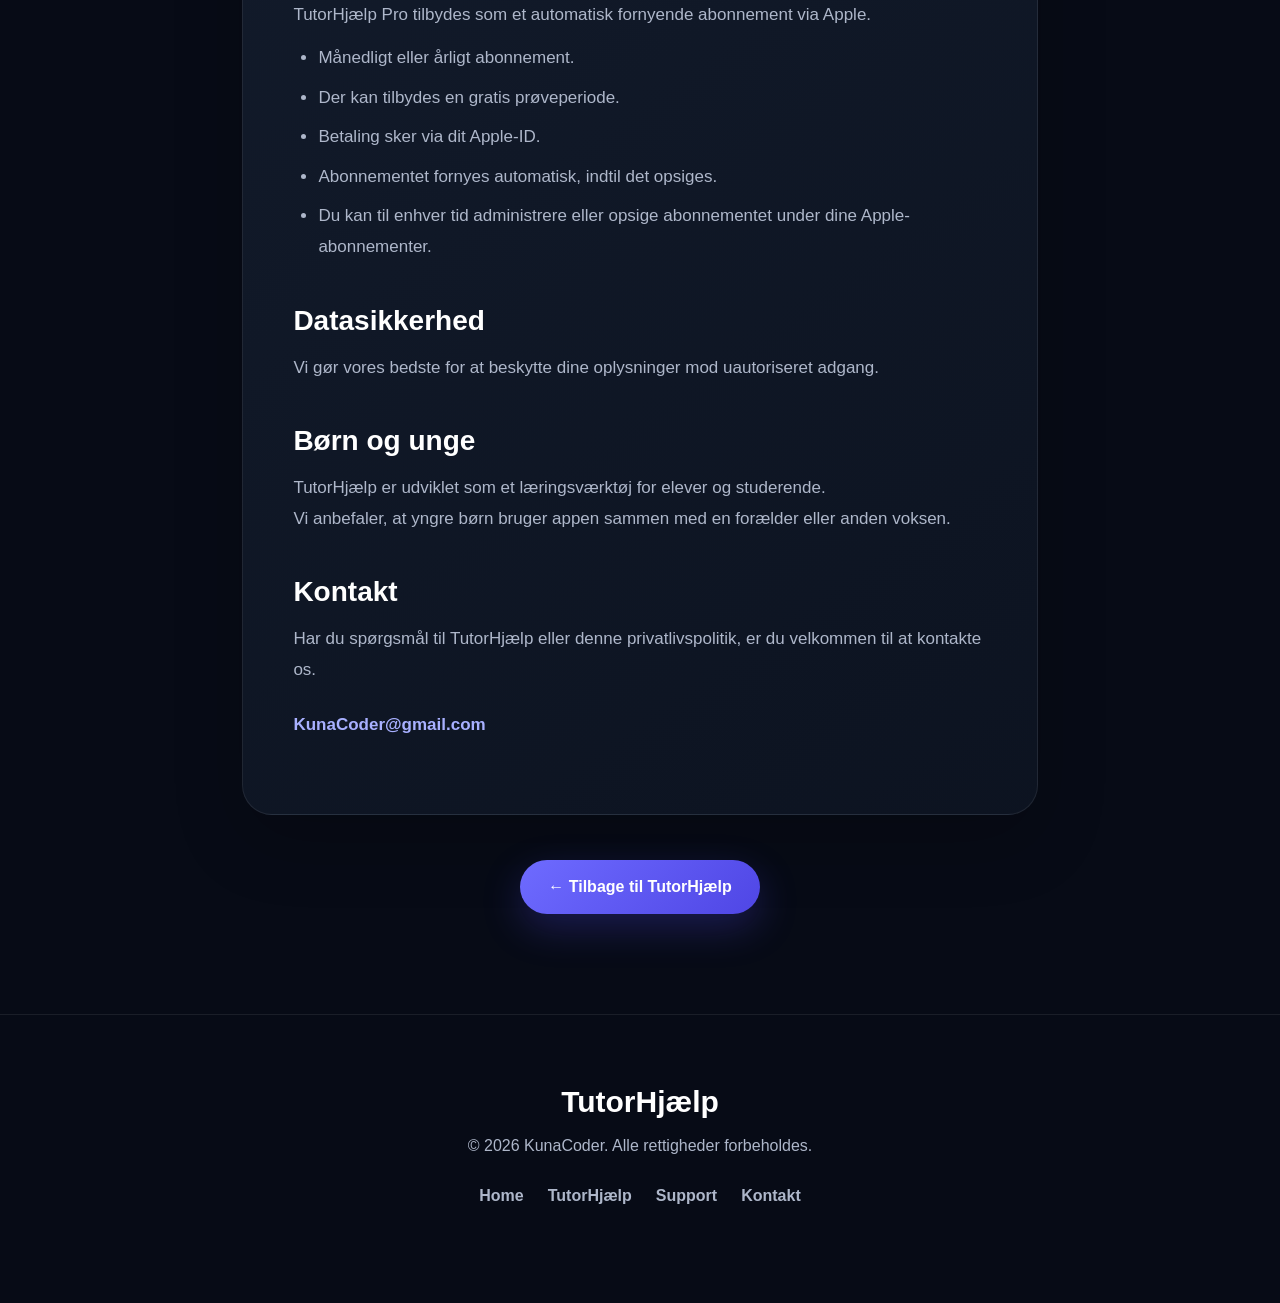
<file: privacy/tutorhjaelp.html>
<!DOCTYPE html>
<html lang="da">

<head>

<meta charset="UTF-8">
<meta name="viewport" content="width=device-width, initial-scale=1.0">

<title>Privatlivspolitik for TutorHjælp | KunaCoder</title>

<meta
name="description"
content="Privatlivspolitik for TutorHjælp fra KunaCoder.">

<link rel="stylesheet" href="../css/style.css">

<style>

.privacy-page {
    max-width: 1000px;
    margin: 0 auto;
    padding: 140px 8% 100px;
}

.privacy-header {
    text-align: center;
    margin-bottom: 70px;
}

.privacy-icon {
    width: 120px;
    height: 120px;

    object-fit: cover;

    border-radius: 28px;

    margin-bottom: 30px;

    box-shadow:
        0 25px 60px rgba(0, 0, 0, 0.4);
}

.privacy-header h1 {
    font-size: clamp(46px, 7vw, 72px);

    letter-spacing: -3px;

    margin-bottom: 18px;
}

.privacy-header p {
    color: var(--text-soft);

    font-size: 19px;

    line-height: 1.6;
}

.privacy-content {
    background:
        linear-gradient(
            145deg,
            rgba(22, 32, 50, 0.96),
            rgba(13, 20, 34, 0.96)
        );

    border: 1px solid var(--border);

    border-radius: 30px;

    padding: 50px;

    box-shadow:
        0 25px 70px rgba(0, 0, 0, 0.2);
}

.privacy-content h2 {
    font-size: 28px;

    margin-top: 42px;
    margin-bottom: 16px;
}

.privacy-content h2:first-child {
    margin-top: 0;
}

.privacy-content p,
.privacy-content li {
    color: var(--text-soft);

    font-size: 17px;

    line-height: 1.8;
}

.privacy-content ul {
    padding-left: 25px;

    margin-top: 12px;
}

.privacy-content li {
    margin-bottom: 9px;
}

.privacy-content a {
    color: #a8b0ff;

    text-decoration: none;
}

.privacy-content a:hover {
    color: white;
}

.privacy-back {
    text-align: center;

    margin-top: 45px;
}

@media (max-width: 600px) {

    .privacy-page {
        padding:
            115px
            20px
            70px;
    }

    .privacy-content {
        padding: 28px 23px;

        border-radius: 24px;
    }

    .privacy-header h1 {
        font-size: 44px;

        letter-spacing: -2px;
    }

    .privacy-icon {
        width: 100px;
        height: 100px;

        border-radius: 24px;
    }

}

</style>

</head>


<body>


<nav>

<div class="logo">

<a href="../index.html">
KunaCoder
</a>

</div>

<div class="menu">

<a href="../index.html">
Home
</a>

<a href="../apps/tutorhjaelp.html">
TutorHjælp
</a>

</div>

</nav>


<main class="privacy-page">


<header class="privacy-header">

<img
src="../images/TutorHjaelp_Logo.jpg"
alt="TutorHjælp"
class="privacy-icon">

<h1>
Privatlivspolitik
</h1>

<p>
TutorHjælp
<br>
Senest opdateret: Juli 2026
</p>

</header>


<section class="privacy-content">


<p>
TutorHjælp respekterer dit privatliv og behandler
dine oplysninger med omtanke.
</p>


<h2>
Hvilke oplysninger indsamler vi?
</h2>

<p>
TutorHjælp kan behandle følgende oplysninger,
når du bruger appen:
</p>

<ul>

<li>
Tekst, du skriver til AI'en.
</li>

<li>
Billeder, du vælger at analysere.
</li>

<li>
Lydoptagelser til tale- og udtaletræning.
</li>

<li>
Oplysninger om dit abonnement via Apple.
</li>

<li>
Appens indstillinger og præferencer.
</li>

</ul>

<p>
TutorHjælp sælger aldrig dine personlige oplysninger
til tredjepart.
</p>


<h2>
Hvad bruger vi oplysningerne til?
</h2>

<p>
Oplysningerne bruges udelukkende til at:
</p>

<ul>

<li>
Besvare dine spørgsmål.
</li>

<li>
Analysere billeder af skoleopgaver.
</li>

<li>
Hjælpe med tale- og udtaletræning.
</li>

<li>
Træne fremlæggelser.
</li>

<li>
Huske dine indstillinger.
</li>

<li>
Kontrollere, om du har et aktivt
TutorHjælp Pro-abonnement.
</li>

</ul>


<h2>
Kunstig intelligens
</h2>

<p>
TutorHjælp benytter kunstig intelligens til
at hjælpe med skolearbejde.
</p>

<p>
AI kan tage fejl. Svarene bør derfor altid
bruges som hjælp til læring og ikke som en
garanti for, at løsningen er korrekt.
</p>


<h2>
Abonnement
</h2>

<p>
TutorHjælp Pro tilbydes som et automatisk
fornyende abonnement via Apple.
</p>

<ul>

<li>
Månedligt eller årligt abonnement.
</li>

<li>
Der kan tilbydes en gratis prøveperiode.
</li>

<li>
Betaling sker via dit Apple-ID.
</li>

<li>
Abonnementet fornyes automatisk,
indtil det opsiges.
</li>

<li>
Du kan til enhver tid administrere eller
opsige abonnementet under dine Apple-abonnementer.
</li>

</ul>


<h2>
Datasikkerhed
</h2>

<p>
Vi gør vores bedste for at beskytte dine
oplysninger mod uautoriseret adgang.
</p>


<h2>
Børn og unge
</h2>

<p>
TutorHjælp er udviklet som et læringsværktøj
for elever og studerende.
</p>

<p>
Vi anbefaler, at yngre børn bruger appen sammen
med en forælder eller anden voksen.
</p>


<h2>
Kontakt
</h2>

<p>
Har du spørgsmål til TutorHjælp eller denne
privatlivspolitik, er du velkommen til at
kontakte os.
</p>

<p class="support-email">

<a href="mailto:KunaCoder@gmail.com">
KunaCoder@gmail.com
</a>

</p>


</section>


<div class="privacy-back">

<a
href="../apps/tutorhjaelp.html"
class="button">

← Tilbage til TutorHjælp

</a>

</div>


</main>


<footer>

<div class="footer-logo">
TutorHjælp
</div>

<p>
© 2026 KunaCoder. Alle rettigheder forbeholdes.
</p>

<div class="footer-links">

<a href="../index.html">
Home
</a>

<a href="../apps/tutorhjaelp.html">
TutorHjælp
</a>

<a href="../support/tutorhjaelp.html">
Support
</a>

<a href="mailto:KunaCoder@gmail.com">
Kontakt
</a>

</div>

</footer>


</body>

</html>
</file>
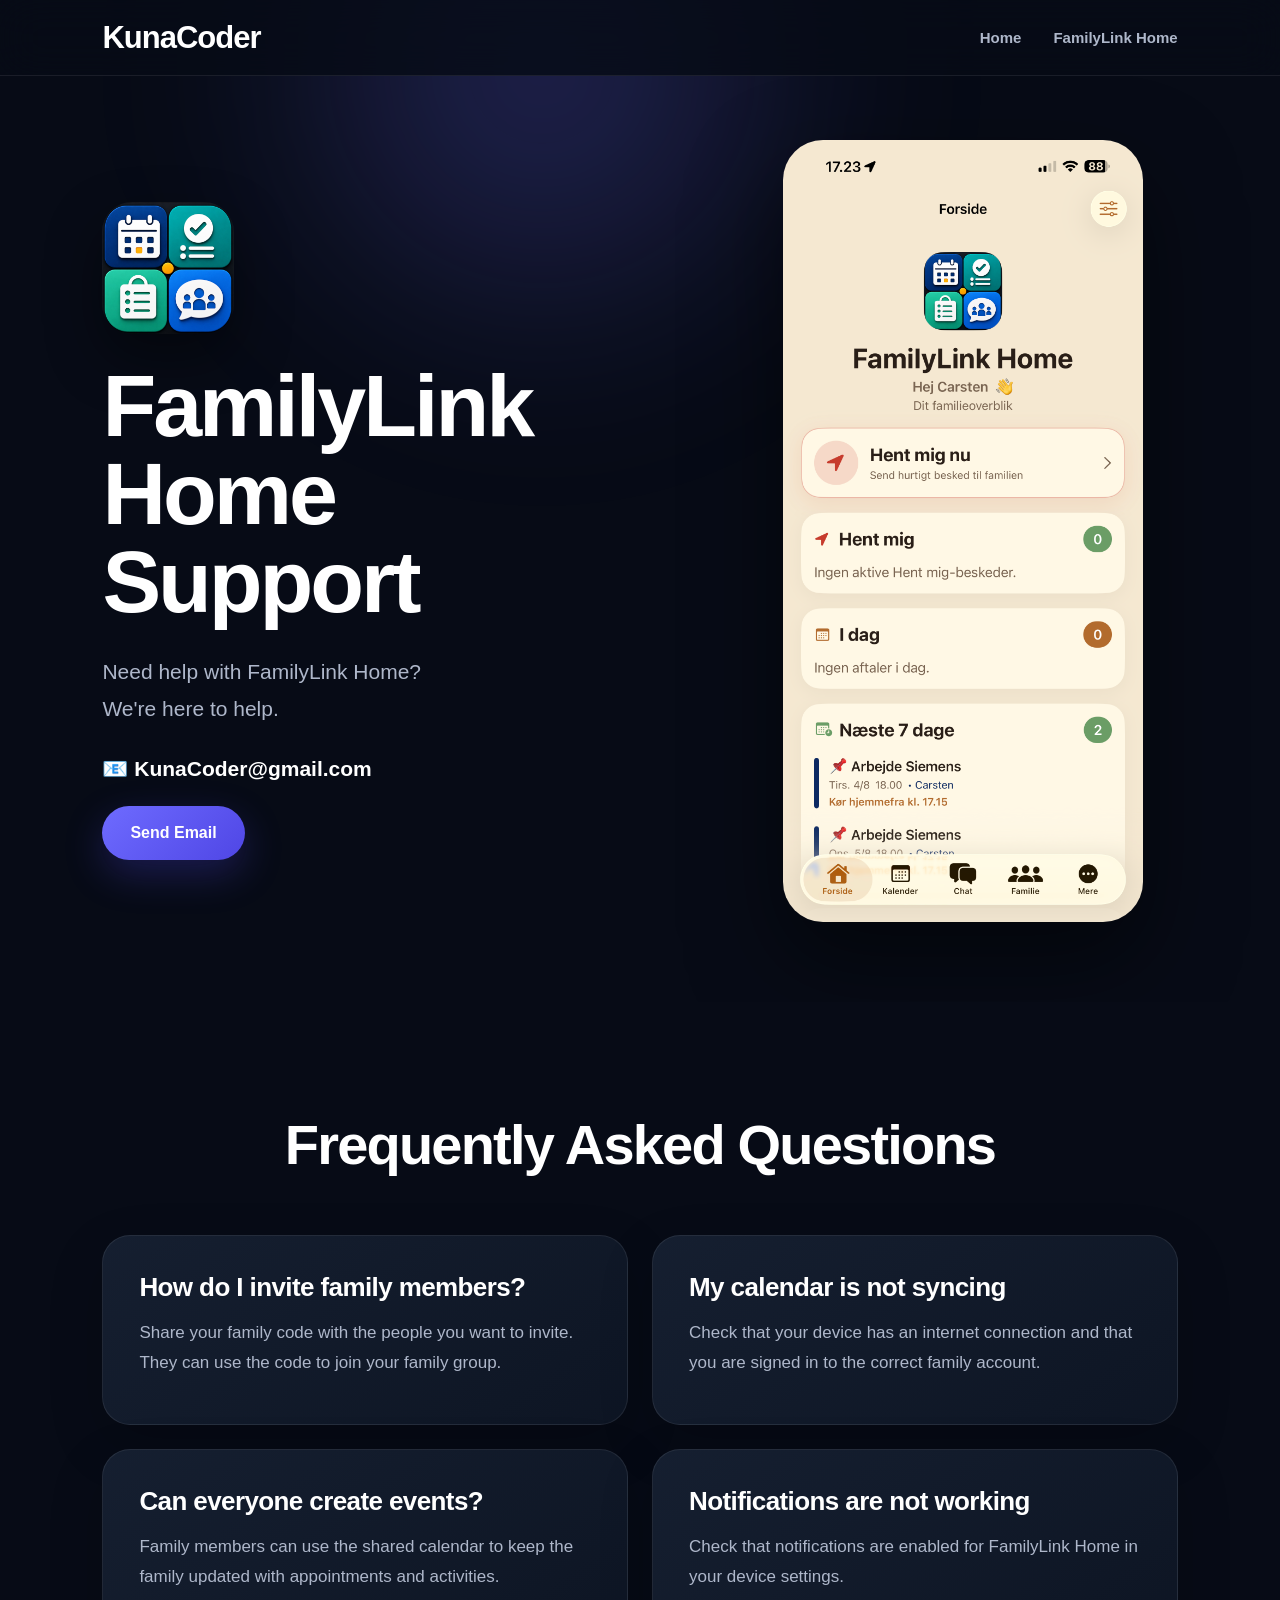
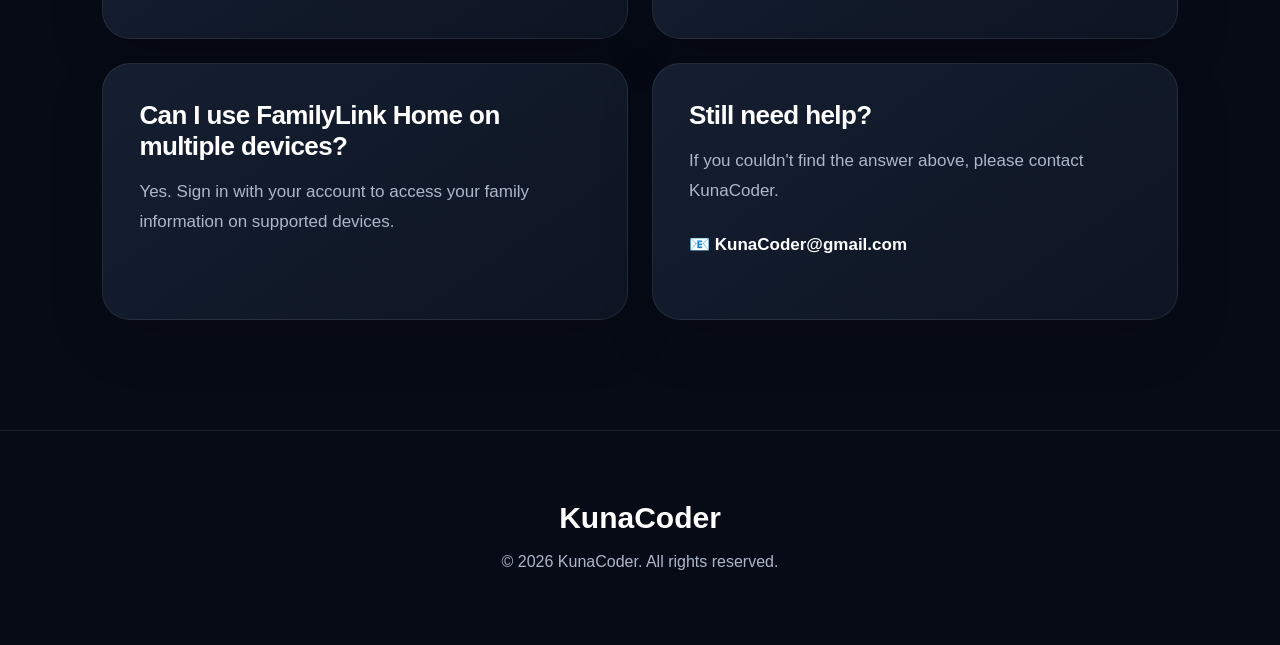
<file: support/familylink-home.html>
<!DOCTYPE html>
<html lang="en">

<head>

<meta charset="UTF-8">
<meta name="viewport" content="width=device-width, initial-scale=1.0">

<title>FamilyLink Home Support | KunaCoder</title>

<link rel="stylesheet" href="../css/style.css">

</head>

<body>

<nav>

<div class="logo">

<a href="../index.html">
KunaCoder
</a>

</div>

<div class="menu">

<a href="../index.html">
Home
</a>

<a href="../apps/familylink-home.html">
FamilyLink Home
</a>

</div>

</nav>

<section class="app-hero">

<div class="app-left">

<img
src="../images/FamilyLinkHome_Logo.jpg"
class="app-icon"
alt="FamilyLink Home">

<h1>
FamilyLink Home Support
</h1>

<p>
Need help with FamilyLink Home?<br>
We're here to help.
</p>

<p class="support-email">

📧
<a href="mailto:KunaCoder@gmail.com">
KunaCoder@gmail.com
</a>

</p>

<a
href="mailto:KunaCoder@gmail.com"
class="button">

Send Email

</a>

</div>

<div class="app-right">

<img
src="../images/FamilyLinkHome_Screen1.png"
class="phone"
alt="FamilyLink Home">

</div>

</section>


<section class="features">

<h2>
Frequently Asked Questions
</h2>

<div class="feature-grid">


<div class="feature">

<h3>
How do I invite family members?
</h3>

<p>
Share your family code with the people
you want to invite. They can use the code
to join your family group.
</p>

</div>


<div class="feature">

<h3>
My calendar is not syncing
</h3>

<p>
Check that your device has an internet
connection and that you are signed in
to the correct family account.
</p>

</div>


<div class="feature">

<h3>
Can everyone create events?
</h3>

<p>
Family members can use the shared
calendar to keep the family updated
with appointments and activities.
</p>

</div>


<div class="feature">

<h3>
Notifications are not working
</h3>

<p>
Check that notifications are enabled
for FamilyLink Home in your device
settings.
</p>

</div>


<div class="feature">

<h3>
Can I use FamilyLink Home on multiple devices?
</h3>

<p>
Yes. Sign in with your account to access
your family information on supported
devices.
</p>

</div>


<div class="feature">

<h3>
Still need help?
</h3>

<p>
If you couldn't find the answer above,
please contact KunaCoder.
</p>

<p class="support-email">

📧
<a href="mailto:KunaCoder@gmail.com">
KunaCoder@gmail.com
</a>

</p>

</div>


</div>

</section>


<footer>

<div class="footer-logo">
KunaCoder
</div>

<p>
© 2026 KunaCoder. All rights reserved.
</p>

</footer>

</body>

</html>
</file>
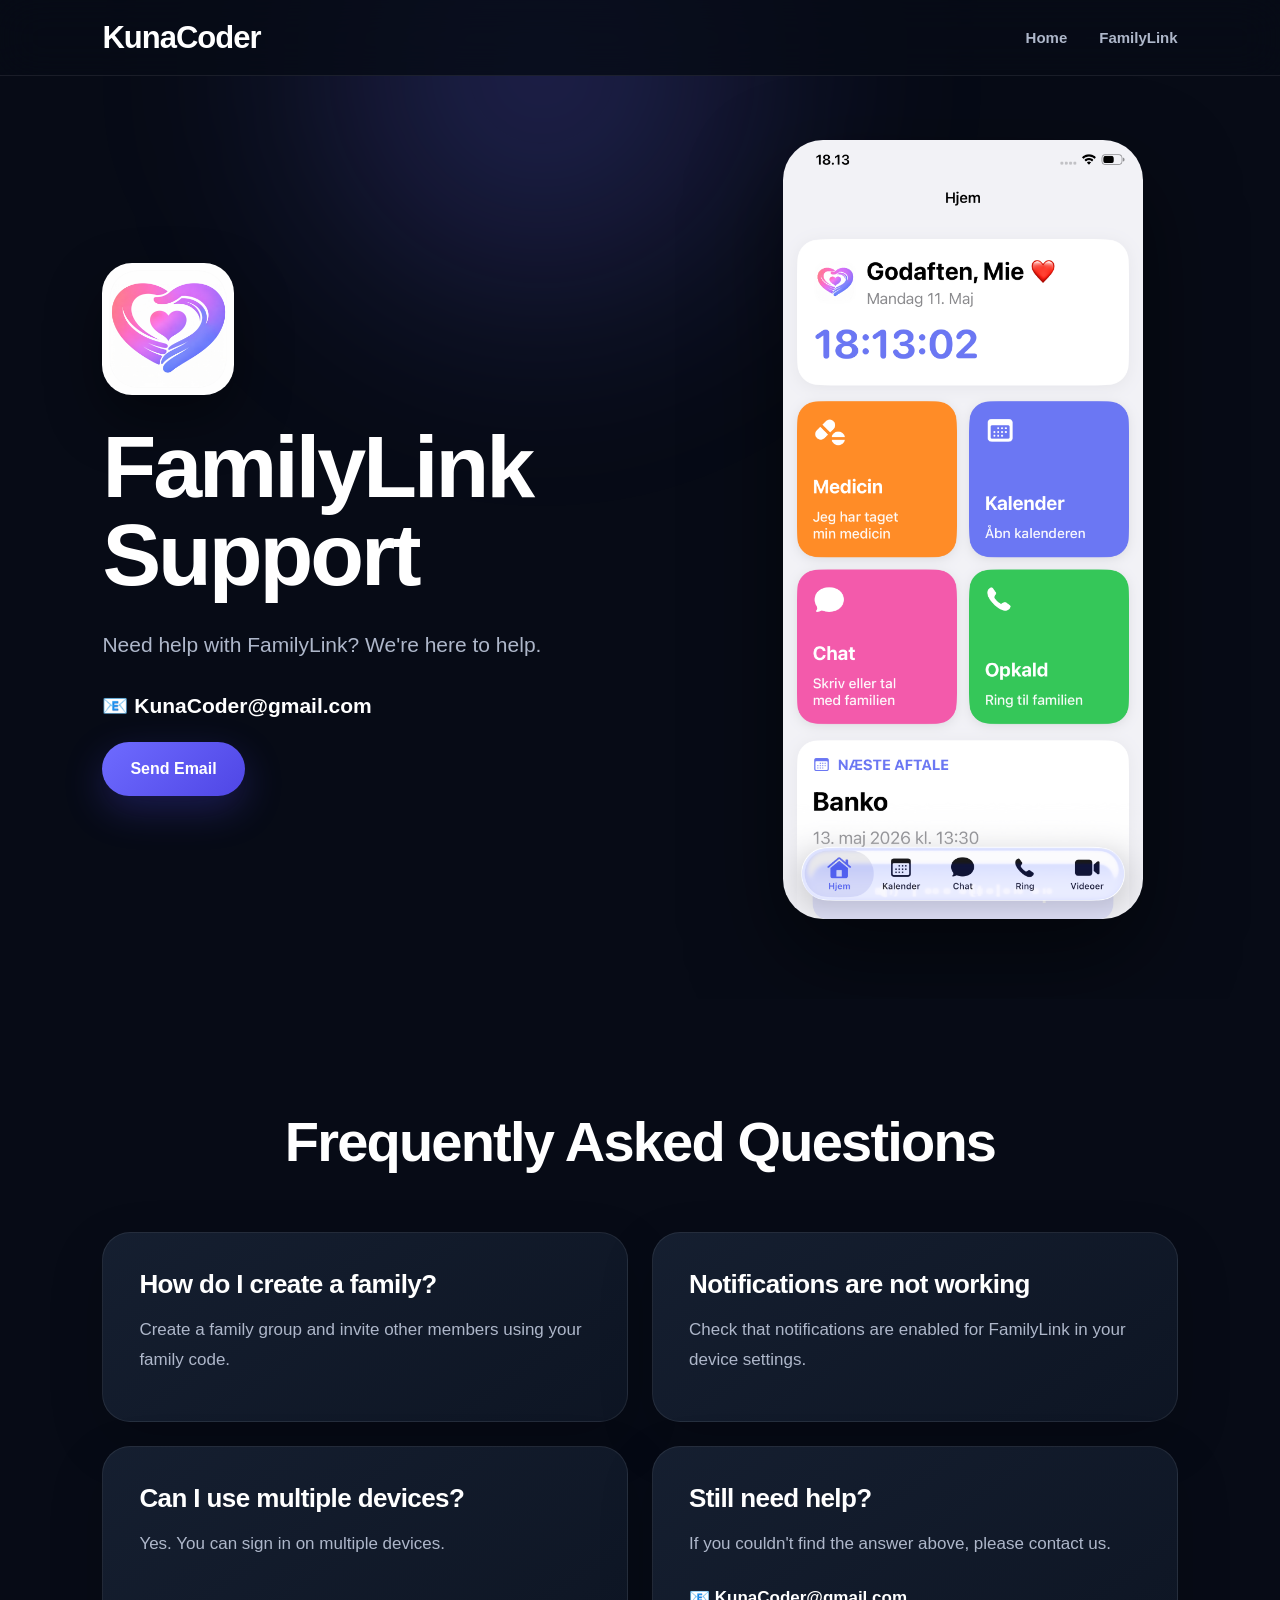
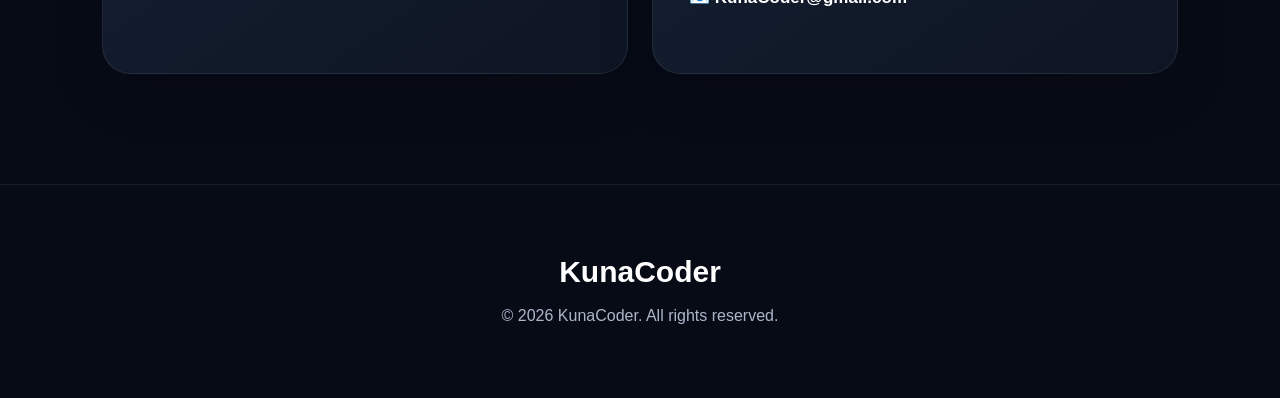
<file: support/familylink.html>
<!DOCTYPE html>
<html lang="en">

<head>

<meta charset="UTF-8">
<meta name="viewport" content="width=device-width, initial-scale=1.0">

<title>FamilyLink Support | KunaCoder</title>

<link rel="stylesheet" href="../css/style.css">

</head>

<body>

<nav>

<div class="logo">

<a href="../index.html">

KunaCoder

</a>

</div>

<div class="menu">

<a href="../index.html">

Home

</a>

<a href="../apps/familylink.html">

FamilyLink

</a>

</div>

</nav>

<section class="app-hero">

<div class="app-left">

<img
src="../images/FamilyLink_Logo.png"
class="app-icon"
alt="FamilyLink">

<h1>

FamilyLink Support

</h1>

<p>

Need help with FamilyLink?
We're here to help.

</p>

<p class="support-email">

📧
<a href="mailto:KunaCoder@gmail.com">

KunaCoder@gmail.com

</a>

</p>

<a href="mailto:KunaCoder@gmail.com"
class="button">

Send Email

</a>

</div>

<div class="app-right">

<img
src="../images/FamilyLink_Screen1.png"
class="phone"
alt="FamilyLink">

</div>

</section>

<section class="features">

<h2>

Frequently Asked Questions

</h2>

<div class="feature-grid">

<div class="feature">

<h3>

How do I create a family?

</h3>

<p>

Create a family group and invite other
members using your family code.

</p>

</div>

<div class="feature">

<h3>

Notifications are not working

</h3>

<p>

Check that notifications are enabled
for FamilyLink in your device settings.

</p>

</div>

<div class="feature">

<h3>

Can I use multiple devices?

</h3>

<p>

Yes.
You can sign in on multiple devices.

</p>

</div>

<div class="feature">

<h3>

Still need help?

</h3>

<p>

If you couldn't find the answer above,
please contact us.

</p>

<p class="support-email">

📧
<a href="mailto:KunaCoder@gmail.com">

KunaCoder@gmail.com

</a>

</p>

</div>

</div>

</section>

<footer>

<div class="footer-logo">

KunaCoder

</div>

<p>

© 2026 KunaCoder. All rights reserved.

</p>

</footer>

</body>

</html>
</file>
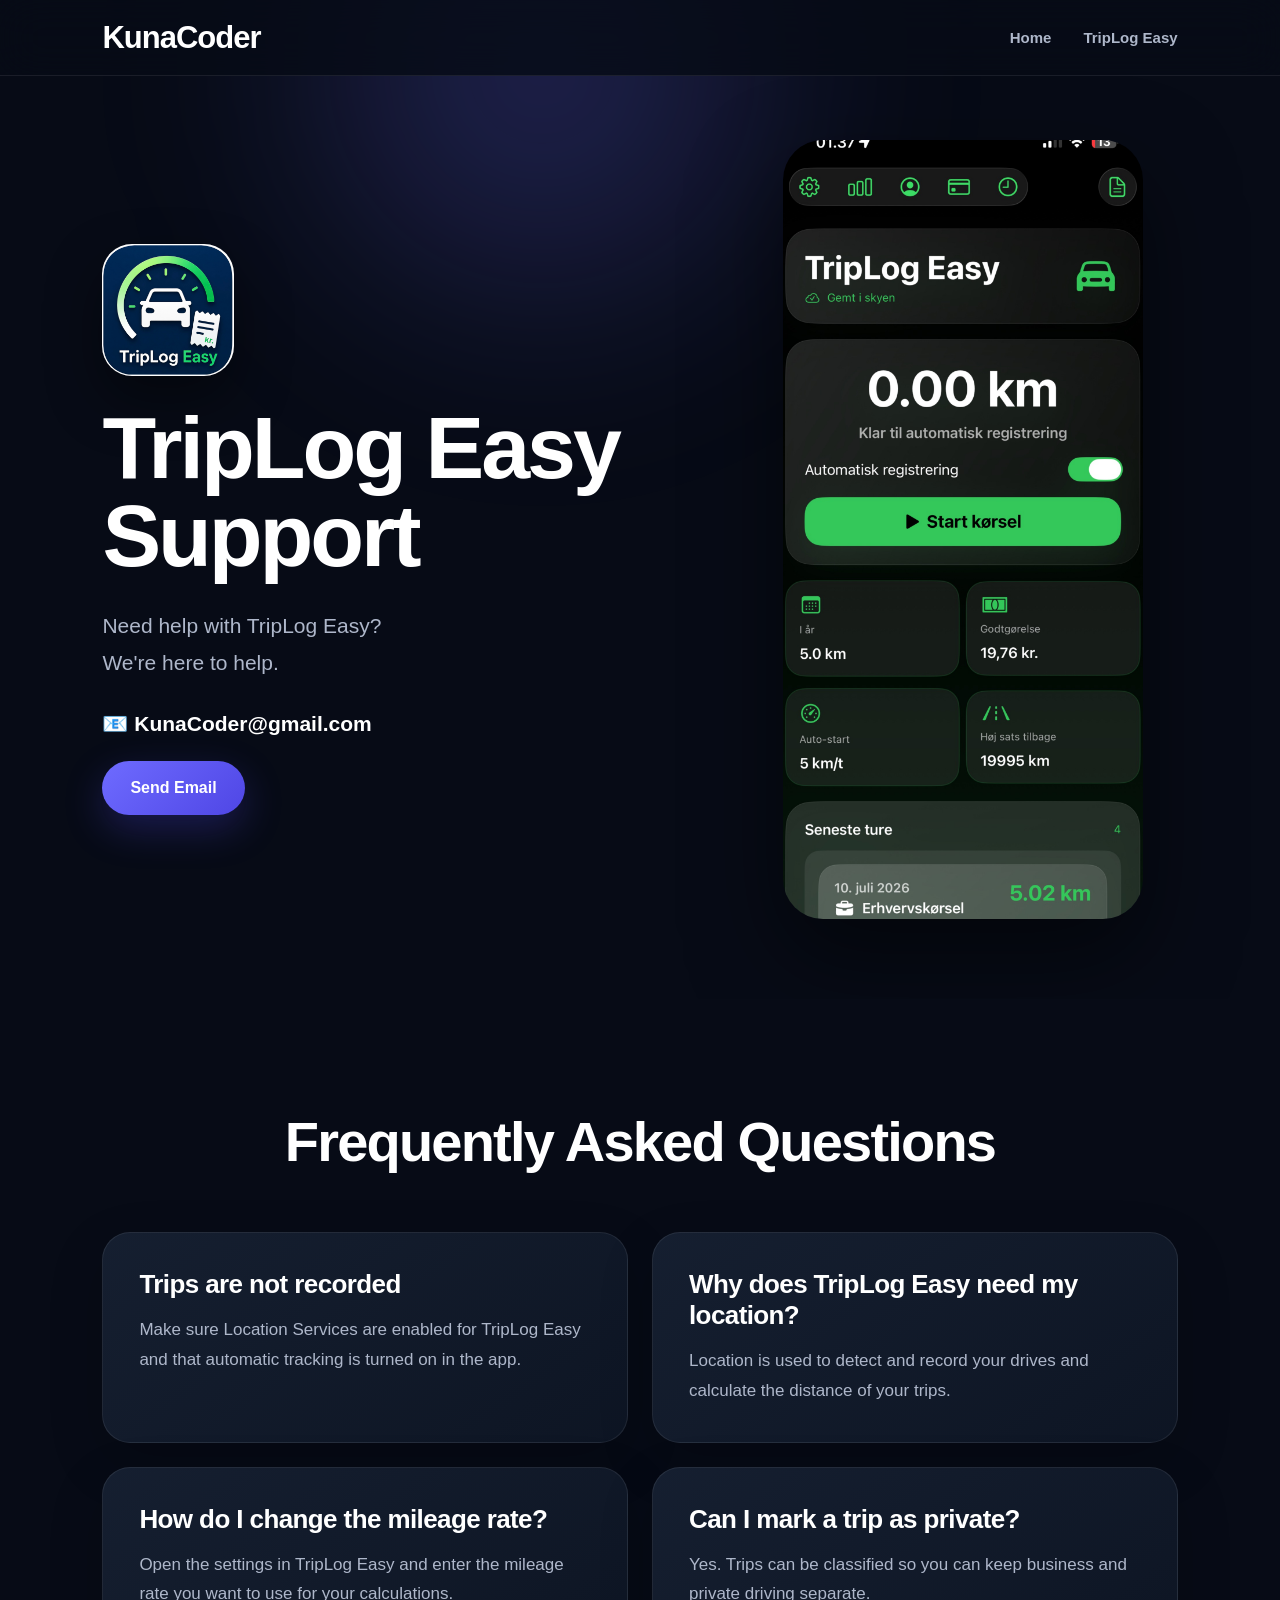
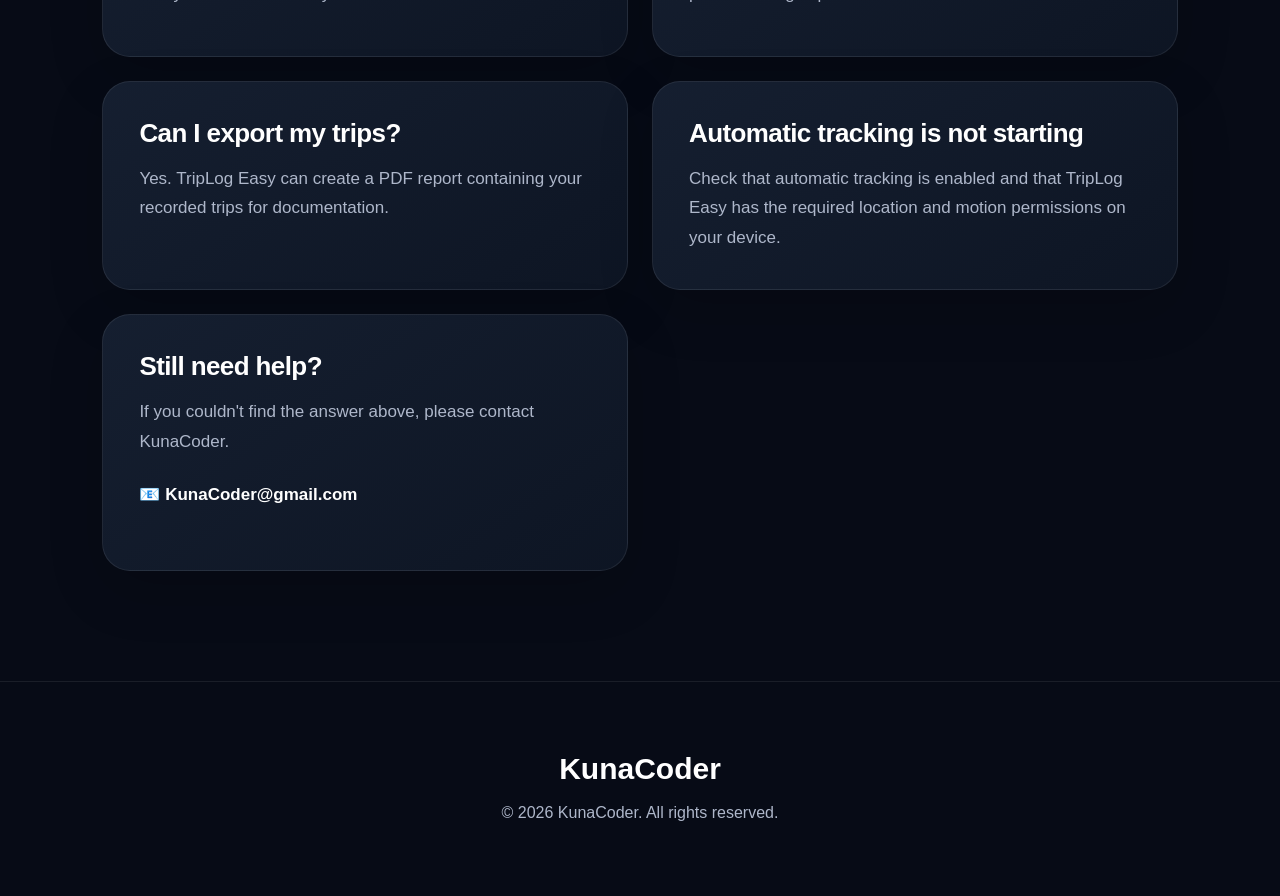
<file: support/triplogeasy.html>
<!DOCTYPE html>
<html lang="en">

<head>

<meta charset="UTF-8">
<meta name="viewport" content="width=device-width, initial-scale=1.0">

<title>TripLog Easy Support | KunaCoder</title>

<link rel="stylesheet" href="../css/style.css">

</head>

<body>

<nav>

<div class="logo">

<a href="../index.html">
KunaCoder
</a>

</div>

<div class="menu">

<a href="../index.html">
Home
</a>

<a href="../apps/triplogeasy.html">
TripLog Easy
</a>

</div>

</nav>


<section class="app-hero">

<div class="app-left">

<img
src="../images/TripLogEasy_Logo.jpg"
class="app-icon"
alt="TripLog Easy">

<h1>
TripLog Easy Support
</h1>

<p>
Need help with TripLog Easy?<br>
We're here to help.
</p>

<p class="support-email">

📧
<a href="mailto:KunaCoder@gmail.com">
KunaCoder@gmail.com
</a>

</p>

<a
href="mailto:KunaCoder@gmail.com"
class="button">

Send Email

</a>

</div>


<div class="app-right">

<img
src="../images/TripLogEasy_Screen1.png"
class="phone"
alt="TripLog Easy">

</div>

</section>


<section class="features">

<h2>
Frequently Asked Questions
</h2>

<div class="feature-grid">


<div class="feature">

<h3>
Trips are not recorded
</h3>

<p>
Make sure Location Services are enabled
for TripLog Easy and that automatic
tracking is turned on in the app.
</p>

</div>


<div class="feature">

<h3>
Why does TripLog Easy need my location?
</h3>

<p>
Location is used to detect and record
your drives and calculate the distance
of your trips.
</p>

</div>


<div class="feature">

<h3>
How do I change the mileage rate?
</h3>

<p>
Open the settings in TripLog Easy and
enter the mileage rate you want to use
for your calculations.
</p>

</div>


<div class="feature">

<h3>
Can I mark a trip as private?
</h3>

<p>
Yes. Trips can be classified so you can
keep business and private driving
separate.
</p>

</div>


<div class="feature">

<h3>
Can I export my trips?
</h3>

<p>
Yes. TripLog Easy can create a PDF
report containing your recorded trips
for documentation.
</p>

</div>


<div class="feature">

<h3>
Automatic tracking is not starting
</h3>

<p>
Check that automatic tracking is enabled
and that TripLog Easy has the required
location and motion permissions on your
device.
</p>

</div>


<div class="feature">

<h3>
Still need help?
</h3>

<p>
If you couldn't find the answer above,
please contact KunaCoder.
</p>

<p class="support-email">

📧
<a href="mailto:KunaCoder@gmail.com">
KunaCoder@gmail.com
</a>

</p>

</div>


</div>

</section>


<footer>

<div class="footer-logo">
KunaCoder
</div>

<p>
© 2026 KunaCoder. All rights reserved.
</p>

</footer>

</body>

</html>
</file>
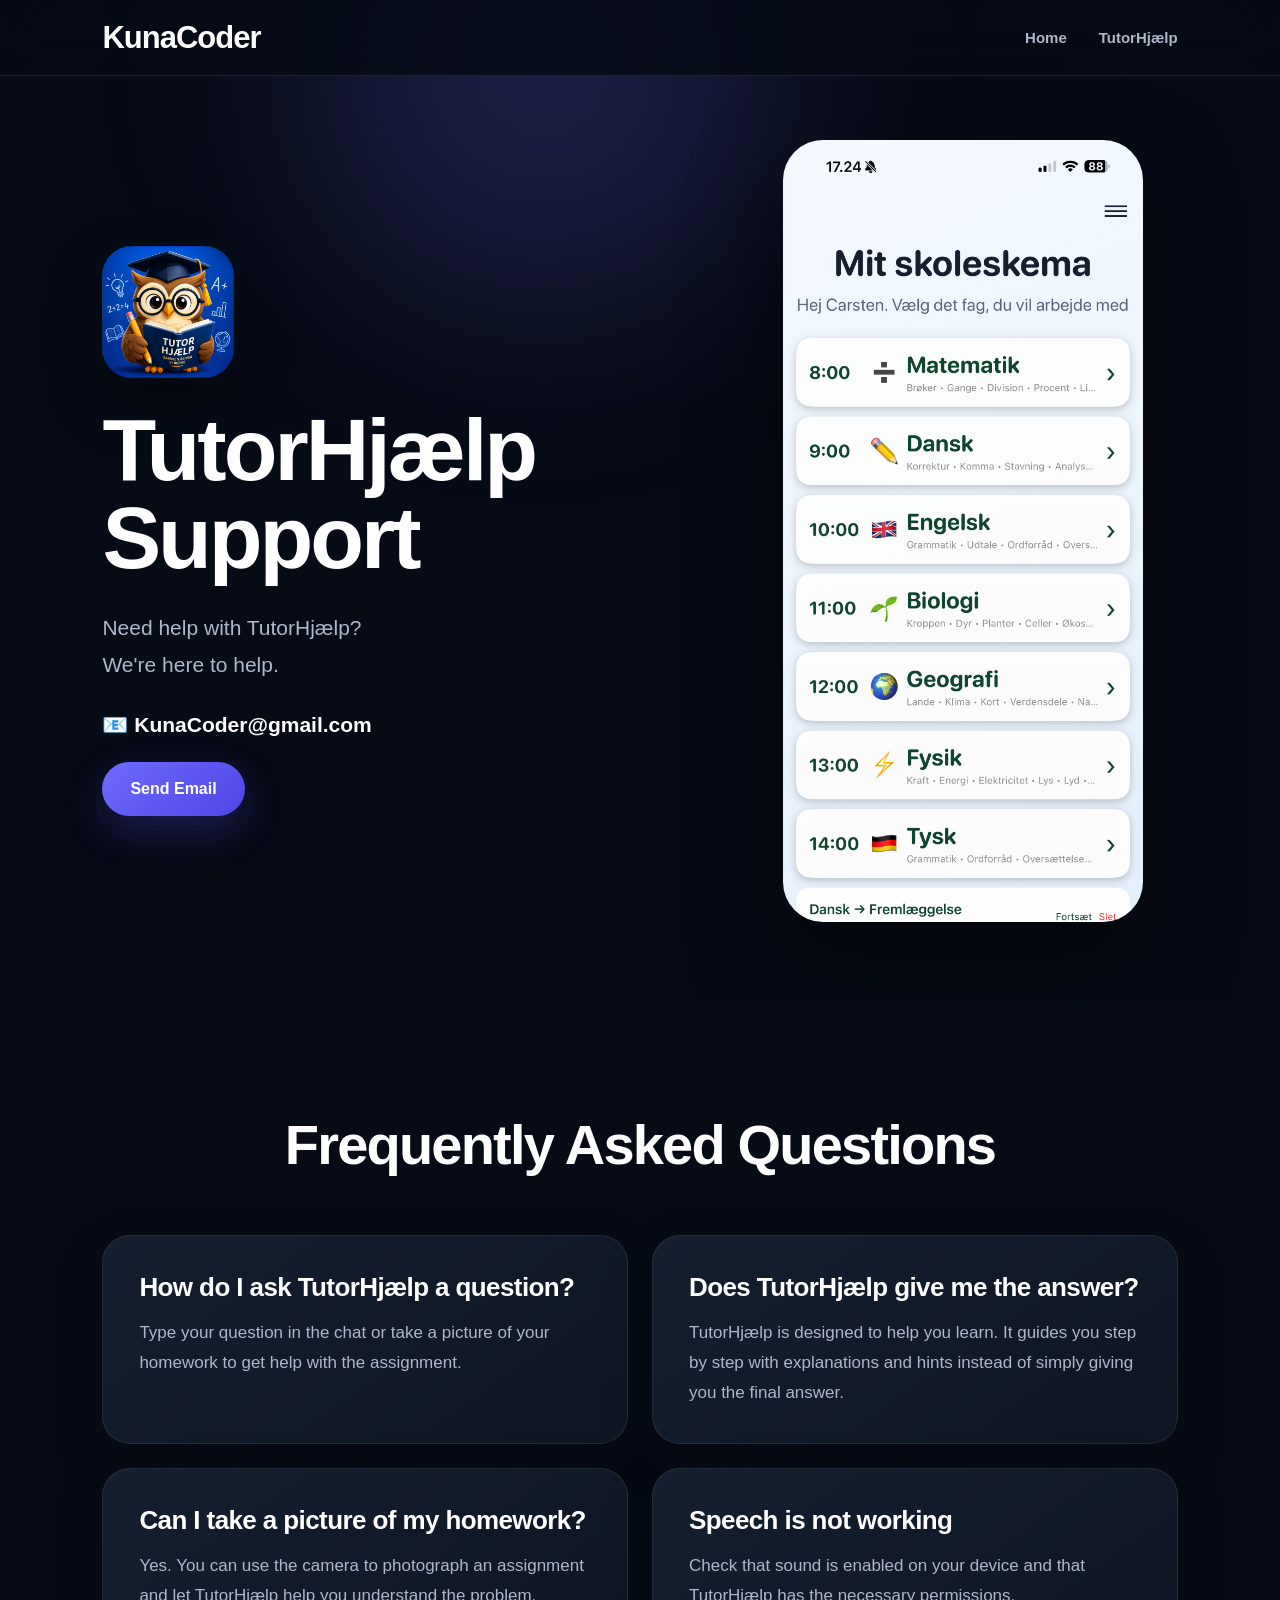
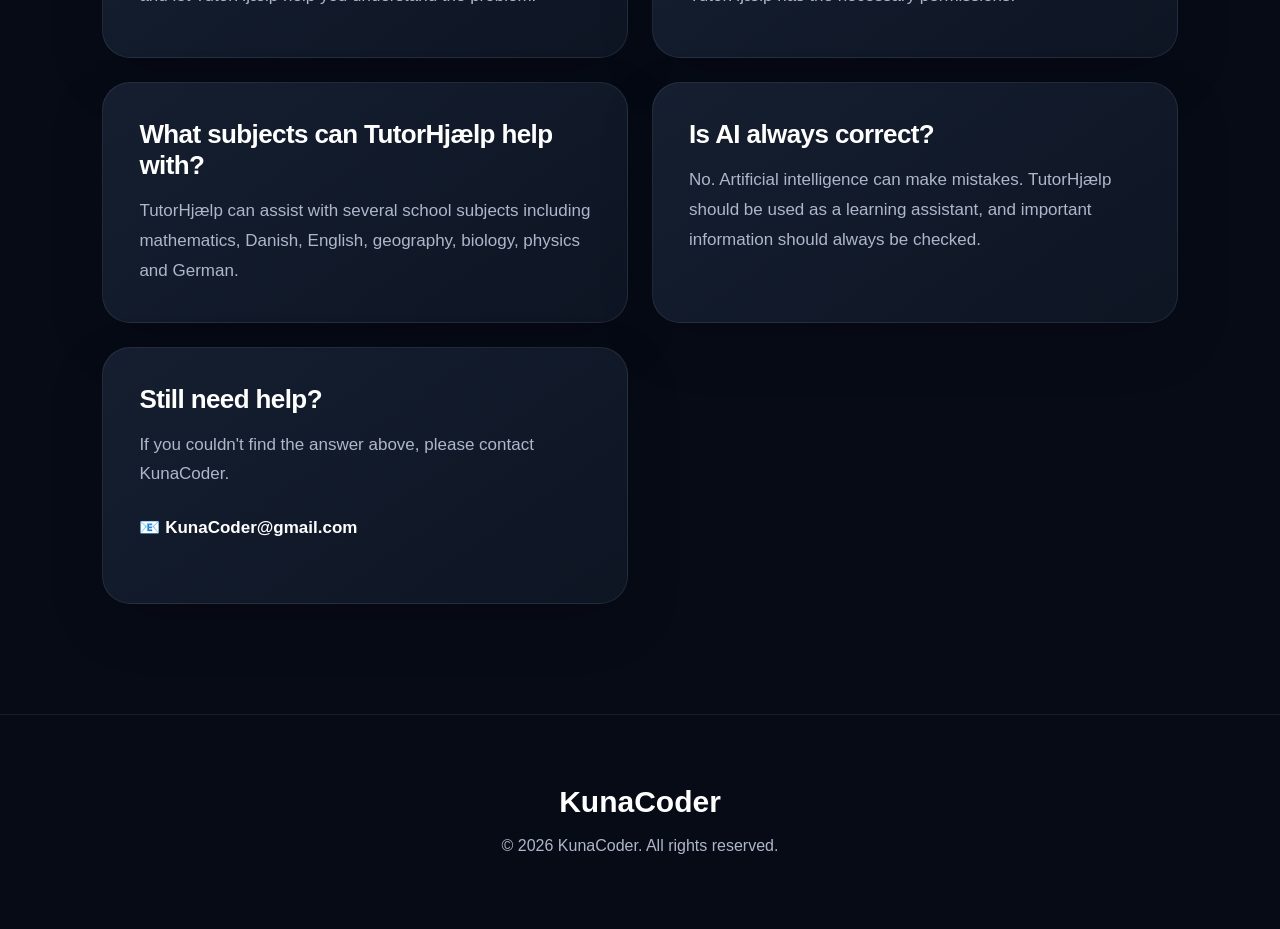
<file: support/tutorhjaelp.html>
<!DOCTYPE html>
<html lang="en">

<head>

<meta charset="UTF-8">
<meta name="viewport" content="width=device-width, initial-scale=1.0">

<title>TutorHjælp Support | KunaCoder</title>

<link rel="stylesheet" href="../css/style.css">

</head>

<body>

<nav>

<div class="logo">

<a href="../index.html">
KunaCoder
</a>

</div>

<div class="menu">

<a href="../index.html">
Home
</a>

<a href="../apps/tutorhjaelp.html">
TutorHjælp
</a>

</div>

</nav>


<section class="app-hero">

<div class="app-left">

<img
src="../images/TutorHjaelp_Logo.jpg"
class="app-icon"
alt="TutorHjælp">

<h1>
TutorHjælp Support
</h1>

<p>
Need help with TutorHjælp?<br>
We're here to help.
</p>

<p class="support-email">

📧
<a href="mailto:KunaCoder@gmail.com">
KunaCoder@gmail.com
</a>

</p>

<a
href="mailto:KunaCoder@gmail.com"
class="button">

Send Email

</a>

</div>


<div class="app-right">

<img
src="../images/TutorHjaelp_Screen1.png"
class="phone"
alt="TutorHjælp">

</div>

</section>


<section class="features">

<h2>
Frequently Asked Questions
</h2>

<div class="feature-grid">


<div class="feature">

<h3>
How do I ask TutorHjælp a question?
</h3>

<p>
Type your question in the chat or take
a picture of your homework to get help
with the assignment.
</p>

</div>


<div class="feature">

<h3>
Does TutorHjælp give me the answer?
</h3>

<p>
TutorHjælp is designed to help you learn.
It guides you step by step with explanations
and hints instead of simply giving you
the final answer.
</p>

</div>


<div class="feature">

<h3>
Can I take a picture of my homework?
</h3>

<p>
Yes. You can use the camera to photograph
an assignment and let TutorHjælp help you
understand the problem.
</p>

</div>


<div class="feature">

<h3>
Speech is not working
</h3>

<p>
Check that sound is enabled on your device
and that TutorHjælp has the necessary
permissions.
</p>

</div>


<div class="feature">

<h3>
What subjects can TutorHjælp help with?
</h3>

<p>
TutorHjælp can assist with several school
subjects including mathematics, Danish,
English, geography, biology, physics
and German.
</p>

</div>


<div class="feature">

<h3>
Is AI always correct?
</h3>

<p>
No. Artificial intelligence can make
mistakes. TutorHjælp should be used as
a learning assistant, and important
information should always be checked.
</p>

</div>


<div class="feature">

<h3>
Still need help?
</h3>

<p>
If you couldn't find the answer above,
please contact KunaCoder.
</p>

<p class="support-email">

📧
<a href="mailto:KunaCoder@gmail.com">
KunaCoder@gmail.com
</a>

</p>

</div>


</div>

</section>


<footer>

<div class="footer-logo">
KunaCoder
</div>

<p>
© 2026 KunaCoder. All rights reserved.
</p>

</footer>

</body>

</html>
</file>
<file: css/style.css>
/* =========================================================
   KunaCoder
   Main Stylesheet
========================================================= */

* {
    margin: 0;
    padding: 0;
    box-sizing: border-box;
}

:root {
    --bg: #070b16;
    --bg-soft: #0d1322;
    --card: #131c2c;

    --text: #ffffff;
    --text-soft: #aeb7ca;

    --primary: #6e6bff;
    --primary-dark: #4f46e5;

    --border: rgba(255, 255, 255, 0.08);
}

html {
    scroll-behavior: smooth;
}

body {
    font-family:
        -apple-system,
        BlinkMacSystemFont,
        "Segoe UI",
        Roboto,
        Helvetica,
        Arial,
        sans-serif;

    background: var(--bg);
    color: var(--text);

    overflow-x: hidden;
}

a {
    color: inherit;
}

img {
    max-width: 100%;
}


/* =========================================================
   NAVIGATION
========================================================= */

nav {
    position: fixed;

    top: 0;
    left: 0;
    right: 0;

    min-height: 76px;

    display: flex;
    justify-content: space-between;
    align-items: center;

    padding: 0 8%;

    background: rgba(7, 11, 22, 0.82);

    backdrop-filter: blur(20px);
    -webkit-backdrop-filter: blur(20px);

    border-bottom: 1px solid var(--border);

    z-index: 9999;
}

.logo a {
    color: white;
    text-decoration: none;

    font-size: 31px;
    font-weight: 800;

    letter-spacing: -1px;
}

.menu {
    display: flex;
    align-items: center;

    gap: 32px;
}

.menu a {
    color: var(--text-soft);

    text-decoration: none;

    font-size: 15px;
    font-weight: 600;

    transition:
        color 0.25s ease,
        opacity 0.25s ease;
}

.menu a:hover {
    color: white;
}


/* =========================================================
   BUTTONS
========================================================= */

.button {
    display: inline-flex;

    align-items: center;
    justify-content: center;

    min-height: 54px;

    padding: 0 28px;

    border-radius: 999px;

    background:
        linear-gradient(
            135deg,
            var(--primary),
            var(--primary-dark)
        );

    color: white;

    text-decoration: none;

    font-size: 16px;
    font-weight: 700;

    border: none;

    box-shadow:
        0 14px 38px rgba(79, 70, 229, 0.28);

    transition:
        transform 0.25s ease,
        box-shadow 0.25s ease;
}

.button:hover {
    transform: translateY(-3px);

    box-shadow:
        0 20px 48px rgba(79, 70, 229, 0.38);
}

.button-secondary {
    display: inline-flex;

    align-items: center;
    justify-content: center;

    min-height: 54px;

    padding: 0 28px;

    border-radius: 999px;

    border: 1px solid rgba(255, 255, 255, 0.15);

    color: white;

    text-decoration: none;

    font-weight: 700;

    transition:
        background 0.25s ease,
        color 0.25s ease;
}

.button-secondary:hover {
    background: white;
    color: var(--bg);
}


/* =========================================================
   APP HERO
========================================================= */

.app-hero {
    min-height: 88vh;

    padding: 140px 8% 80px;

    display: grid;

    grid-template-columns:
        minmax(0, 1fr)
        minmax(280px, 430px);

    gap: 80px;

    align-items: center;

    position: relative;

    overflow: hidden;
}

.app-hero::before {
    content: "";

    position: absolute;

    width: 700px;
    height: 700px;

    top: -280px;
    left: 15%;

    border-radius: 50%;

    background:
        radial-gradient(
            circle,
            rgba(110, 107, 255, 0.28),
            transparent 68%
        );

    filter: blur(80px);

    pointer-events: none;
}

.app-left,
.app-right {
    position: relative;
    z-index: 2;
}

.app-left {
    max-width: 720px;
}

.app-icon {
    width: 132px;
    height: 132px;

    object-fit: cover;

    border-radius: 30px;

    display: block;

    margin-bottom: 28px;

    box-shadow:
        0 24px 55px rgba(0, 0, 0, 0.42);
}

.app-left h1 {
    font-size:
        clamp(
            54px,
            7vw,
            88px
        );

    line-height: 1;

    letter-spacing: -3px;

    margin-bottom: 28px;
}

.app-left p {
    max-width: 660px;

    color: var(--text-soft);

    font-size: 21px;

    line-height: 1.75;

    margin-bottom: 18px;
}

.app-right {
    display: flex;
    justify-content: center;
}

.phone {
    width: 100%;
    max-width: 360px;

    display: block;

    border-radius: 40px;

    box-shadow:
        0 38px 90px rgba(0, 0, 0, 0.52);
}


/* =========================================================
   GENERAL CONTENT SECTIONS
========================================================= */

.features {
    padding: 110px 8%;
}

.features > h2 {
    max-width: 950px;

    margin: 0 auto 58px;

    text-align: center;

    font-size:
        clamp(
            38px,
            5vw,
            56px
        );

    letter-spacing: -1.8px;
}

.feature-grid {
    max-width: 1200px;

    margin: 0 auto;

    display: grid;

    grid-template-columns:
        repeat(
            2,
            minmax(0, 1fr)
        );

    gap: 24px;
}

.feature {
    background:
        linear-gradient(
            145deg,
            rgba(22, 32, 50, 0.96),
            rgba(14, 22, 37, 0.96)
        );

    border: 1px solid var(--border);

    border-radius: 28px;

    padding: 36px;

    min-height: 190px;

    box-shadow:
        0 20px 55px rgba(0, 0, 0, 0.16);
}

.feature h3 {
    font-size: 26px;

    margin-bottom: 15px;

    letter-spacing: -0.6px;
}

.feature p {
    color: var(--text-soft);

    line-height: 1.75;

    font-size: 17px;
}

.feature .button {
    margin-top: 26px;
}


/* =========================================================
   SUPPORT EMAIL
========================================================= */

.support-email {
    margin: 24px 0;

    font-size: 20px;

    font-weight: 700;
}

.support-email a {
    color: white;

    text-decoration: none;

    transition: color 0.25s ease;
}

.support-email a:hover {
    color: #9ea8ff;
}


/* =========================================================
   SCREENSHOT GALLERY
========================================================= */

.screenshots {
    padding: 120px 0;

    overflow: hidden;
}

.screenshots h2 {
    padding: 0 8%;

    text-align: center;

    font-size:
        clamp(
            38px,
            5vw,
            58px
        );

    letter-spacing: -2px;

    margin-bottom: 18px;
}

.screenshots-intro {
    padding: 0 8%;

    max-width: 760px;

    margin: 0 auto 52px;

    text-align: center;

    color: var(--text-soft);

    font-size: 19px;

    line-height: 1.7;
}

.screenshots-row {
    display: flex;

    gap: 24px;

    overflow-x: auto;

    padding:
        10px
        max(
            8%,
            calc((100vw - 1200px) / 2)
        )
        36px;

    scroll-snap-type: x mandatory;

    scrollbar-width: none;

    -webkit-overflow-scrolling: touch;
}

.screenshots-row::-webkit-scrollbar {
    display: none;
}

.screenshots-row img {
    flex: 0 0 auto;

    width: 270px;

    max-height: 590px;

    object-fit: cover;

    border-radius: 34px;

    scroll-snap-align: start;

    border: 1px solid rgba(255, 255, 255, 0.08);

    box-shadow:
        0 28px 70px rgba(0, 0, 0, 0.38);

    transition:
        transform 0.3s ease,
        box-shadow 0.3s ease;
}

.screenshots-row img:hover {
    transform: translateY(-8px);

    box-shadow:
        0 36px 85px rgba(0, 0, 0, 0.48);
}


/* =========================================================
   FOOTER
========================================================= */

footer {
    padding: 70px 8%;

    text-align: center;

    border-top: 1px solid var(--border);

    color: var(--text-soft);
}

.footer-logo {
    color: white;

    font-size: 30px;
    font-weight: 800;

    margin-bottom: 14px;
}

footer p {
    margin-top: 12px;

    line-height: 1.6;
}

.footer-links {
    display: flex;

    justify-content: center;
    flex-wrap: wrap;

    gap: 24px;

    margin: 28px 0;
}

.footer-links a {
    color: var(--text-soft);

    text-decoration: none;

    font-weight: 600;
}

.footer-links a:hover {
    color: white;
}


/* DEL 2 STARTER HER */
/* =========================================================
   CONTACT SYMBOL
========================================================= */

.contact-symbol {
    width: 280px;
    height: 280px;

    display: flex;
    align-items: center;
    justify-content: center;

    margin: 0 auto;

    border-radius: 70px;

    background:
        linear-gradient(
            145deg,
            rgba(110, 107, 255, 0.22),
            rgba(79, 70, 229, 0.08)
        );

    border: 1px solid rgba(255, 255, 255, 0.09);

    color: white;

    font-size: 76px;
    font-weight: 800;

    letter-spacing: -7px;

    box-shadow:
        0 35px 90px rgba(0, 0, 0, 0.35);
}


/* =========================================================
   HOME PAGE
========================================================= */

.hero {
    min-height: 88vh;

    padding: 150px 8% 90px;

    display: flex;
    align-items: center;

    position: relative;

    overflow: hidden;
}

.hero::before {
    content: "";

    position: absolute;

    width: 850px;
    height: 850px;

    top: -400px;
    left: 10%;

    border-radius: 50%;

    background:
        radial-gradient(
            circle,
            rgba(110, 107, 255, 0.26),
            transparent 68%
        );

    filter: blur(90px);

    pointer-events: none;
}

.hero-content {
    width: 100%;
    max-width: 1050px;

    position: relative;

    z-index: 2;
}

.hero-content h1 {
    max-width: 900px;

    font-size:
        clamp(
            58px,
            8vw,
            105px
        );

    line-height: 0.96;

    letter-spacing: -5px;

    margin-bottom: 32px;
}

.hero-content h1 span {
    color: #9290ff;
}

.hero-content p {
    max-width: 660px;

    color: var(--text-soft);

    font-size: 22px;

    line-height: 1.7;

    margin-bottom: 38px;
}


/* =========================================================
   HOME PRODUCTS
========================================================= */

.products {
    padding: 110px 8%;
}

.section-title {
    max-width: 850px;

    margin: 0 auto 65px;

    text-align: center;
}

.section-title h2 {
    font-size:
        clamp(
            42px,
            6vw,
            64px
        );

    letter-spacing: -2.5px;

    margin-bottom: 18px;
}

.section-title p {
    color: var(--text-soft);

    font-size: 20px;

    line-height: 1.7;
}

.products-grid {
    max-width: 1200px;

    margin: 0 auto;

    display: grid;

    grid-template-columns:
        repeat(
            2,
            minmax(0, 1fr)
        );

    gap: 26px;
}

.card,
.app-card {
    background:
        linear-gradient(
            145deg,
            rgba(22, 32, 50, 0.96),
            rgba(13, 20, 34, 0.96)
        );

    border: 1px solid var(--border);

    border-radius: 30px;

    overflow: hidden;

    transition:
        transform 0.3s ease,
        box-shadow 0.3s ease,
        border-color 0.3s ease;
}

.card:hover,
.app-card:hover {
    transform: translateY(-7px);

    border-color: rgba(110, 107, 255, 0.38);

    box-shadow:
        0 30px 75px rgba(0, 0, 0, 0.3);
}

.card {
    padding: 32px;
}

.card > img {
    width: 86px;
    height: 86px;

    object-fit: cover;

    border-radius: 21px;

    margin-bottom: 24px;
}

.card h3 {
    font-size: 28px;

    margin-bottom: 12px;
}

.card p {
    color: var(--text-soft);

    line-height: 1.7;

    margin-bottom: 22px;
}

.card > a {
    color: #a8b0ff;

    text-decoration: none;

    font-weight: 700;
}

.app-top {
    display: flex;

    align-items: center;

    gap: 18px;

    padding: 26px;
}

.app-logo {
    width: 72px;
    height: 72px;

    flex: 0 0 auto;

    object-fit: cover;

    border-radius: 18px;
}

.app-top h3 {
    font-size: 22px;

    margin-bottom: 5px;
}

.app-top span {
    color: var(--text-soft);

    font-size: 14px;
}

.get-button {
    margin-left: auto;

    padding: 10px 19px;

    border-radius: 999px;

    background: rgba(255, 255, 255, 0.08);

    color: white;

    text-decoration: none;

    font-size: 14px;
    font-weight: 700;
}

.get-button:hover {
    background: var(--primary);
}

.app-screen {
    width: 100%;

    display: block;
}


/* =========================================================
   ABOUT
========================================================= */

.about {
    padding: 110px 8%;
}

.about-box {
    max-width: 1000px;

    margin: 0 auto;

    padding: 70px;

    text-align: center;

    background:
        linear-gradient(
            145deg,
            rgba(22, 32, 50, 0.96),
            rgba(13, 20, 34, 0.96)
        );

    border: 1px solid var(--border);

    border-radius: 34px;
}

.about-box h2 {
    font-size:
        clamp(
            40px,
            5vw,
            58px
        );

    margin-bottom: 24px;

    letter-spacing: -2px;
}

.about-box p {
    max-width: 760px;

    margin: 0 auto;

    color: var(--text-soft);

    font-size: 20px;

    line-height: 1.8;
}


/* =========================================================
   STATS
========================================================= */

.stats {
    max-width: 1200px;

    margin: 0 auto;

    padding: 40px 8% 120px;

    display: grid;

    grid-template-columns: repeat(3, 1fr);

    gap: 24px;
}

.stat {
    text-align: center;

    padding: 38px 20px;

    border-top: 1px solid var(--border);
}

.stat h3 {
    font-size: 48px;

    margin-bottom: 10px;
}

.stat p {
    color: var(--text-soft);
}


/* =========================================================
   CONTACT SECTION
========================================================= */

.contact {
    padding: 110px 8%;

    text-align: center;
}

.contact h2 {
    font-size:
        clamp(
            42px,
            6vw,
            64px
        );

    margin-bottom: 18px;

    letter-spacing: -2px;
}

.contact > p {
    color: var(--text-soft);

    font-size: 19px;

    margin-bottom: 34px;
}


/* =========================================================
   TABLET
========================================================= */

@media (max-width: 1000px) {

    nav {
        padding-left: 5%;
        padding-right: 5%;
    }

    .app-hero {
        padding-left: 6%;
        padding-right: 6%;

        grid-template-columns:
            minmax(0, 1fr)
            300px;

        gap: 50px;
    }

    .app-left h1 {
        font-size: 58px;
    }

    .phone {
        max-width: 300px;
    }

    .features {
        padding-left: 6%;
        padding-right: 6%;
    }

    .products {
        padding-left: 6%;
        padding-right: 6%;
    }

    .about {
        padding-left: 6%;
        padding-right: 6%;
    }

}


/* =========================================================
   MOBILE
========================================================= */

@media (max-width: 760px) {

    nav {
        min-height: 68px;

        padding: 0 20px;
    }

    .logo a {
        font-size: 25px;
    }

    .menu {
        gap: 16px;
    }

    .menu a {
        font-size: 13px;
    }


    /* APP HERO */

    .app-hero {
        min-height: auto;

        padding:
            115px
            22px
            70px;

        grid-template-columns: 1fr;

        gap: 52px;

        text-align: center;
    }

    .app-left {
        max-width: 100%;
    }

    .app-icon {
        width: 108px;
        height: 108px;

        border-radius: 25px;

        margin:
            0
            auto
            25px;
    }

    .app-left h1 {
        font-size:
            clamp(
                44px,
                14vw,
                62px
            );

        letter-spacing: -2.5px;

        margin-bottom: 22px;
    }

    .app-left p {
        margin-left: auto;
        margin-right: auto;

        font-size: 18px;

        line-height: 1.65;
    }

    .app-left .button {
        margin-top: 8px;
    }

    .app-right {
        order: 2;
    }

    .phone {
        max-width: 270px;

        border-radius: 32px;
    }


    /* FEATURES */

    .features {
        padding:
            75px
            20px;
    }

    .features > h2 {
        margin-bottom: 38px;

        font-size: 38px;
    }

    .feature-grid {
        grid-template-columns: 1fr;

        gap: 18px;
    }

    .feature {
        min-height: 0;

        padding: 28px;

        border-radius: 24px;

        text-align: left;
    }

    .feature h3 {
        font-size: 23px;
    }


    /* SCREENSHOTS */

    .screenshots {
        padding: 80px 0;
    }

    .screenshots h2 {
        padding: 0 20px;

        font-size: 38px;
    }

    .screenshots-intro {
        padding: 0 24px;

        margin-bottom: 38px;

        font-size: 17px;
    }

    .screenshots-row {
        gap: 16px;

        padding:
            8px
            22px
            30px;
    }

    .screenshots-row img {
        width: 230px;

        max-height: 500px;

        border-radius: 28px;
    }


    /* HOME */

    .hero {
        min-height: 82vh;

        padding:
            125px
            22px
            75px;

        text-align: center;
    }

    .hero-content h1 {
        font-size:
            clamp(
                54px,
                16vw,
                78px
            );

        letter-spacing: -3.5px;
    }

    .hero-content p {
        margin-left: auto;
        margin-right: auto;

        font-size: 18px;
    }

    .products {
        padding:
            80px
            20px;
    }

    .products-grid {
        grid-template-columns: 1fr;
    }

    .about {
        padding:
            75px
            20px;
    }

    .about-box {
        padding:
            45px
            25px;

        border-radius: 26px;
    }

    .stats {
        padding:
            20px
            20px
            80px;

        grid-template-columns: 1fr;
    }

    .contact {
        padding:
            80px
            20px;
    }


    /* CONTACT SYMBOL */

    .contact-symbol {
        width: 190px;
        height: 190px;

        border-radius: 48px;

        font-size: 52px;
    }


    /* FOOTER */

    footer {
        padding:
            55px
            22px;
    }

    .footer-links {
        gap:
            16px
            22px;
    }

}


/* =========================================================
   SMALL PHONES
========================================================= */

@media (max-width: 430px) {

    nav {
        padding:
            0
            16px;
    }

    .menu {
        gap: 12px;
    }

    .menu a {
        font-size: 12px;
    }

    .app-left h1 {
        font-size: 44px;
    }

    .button,
    .button-secondary {
        width: 100%;

        padding-left: 20px;
        padding-right: 20px;
    }

    .support-email {
        font-size: 17px;
    }

    .screenshots-row img {
        width: 215px;
    }

}
</file>
